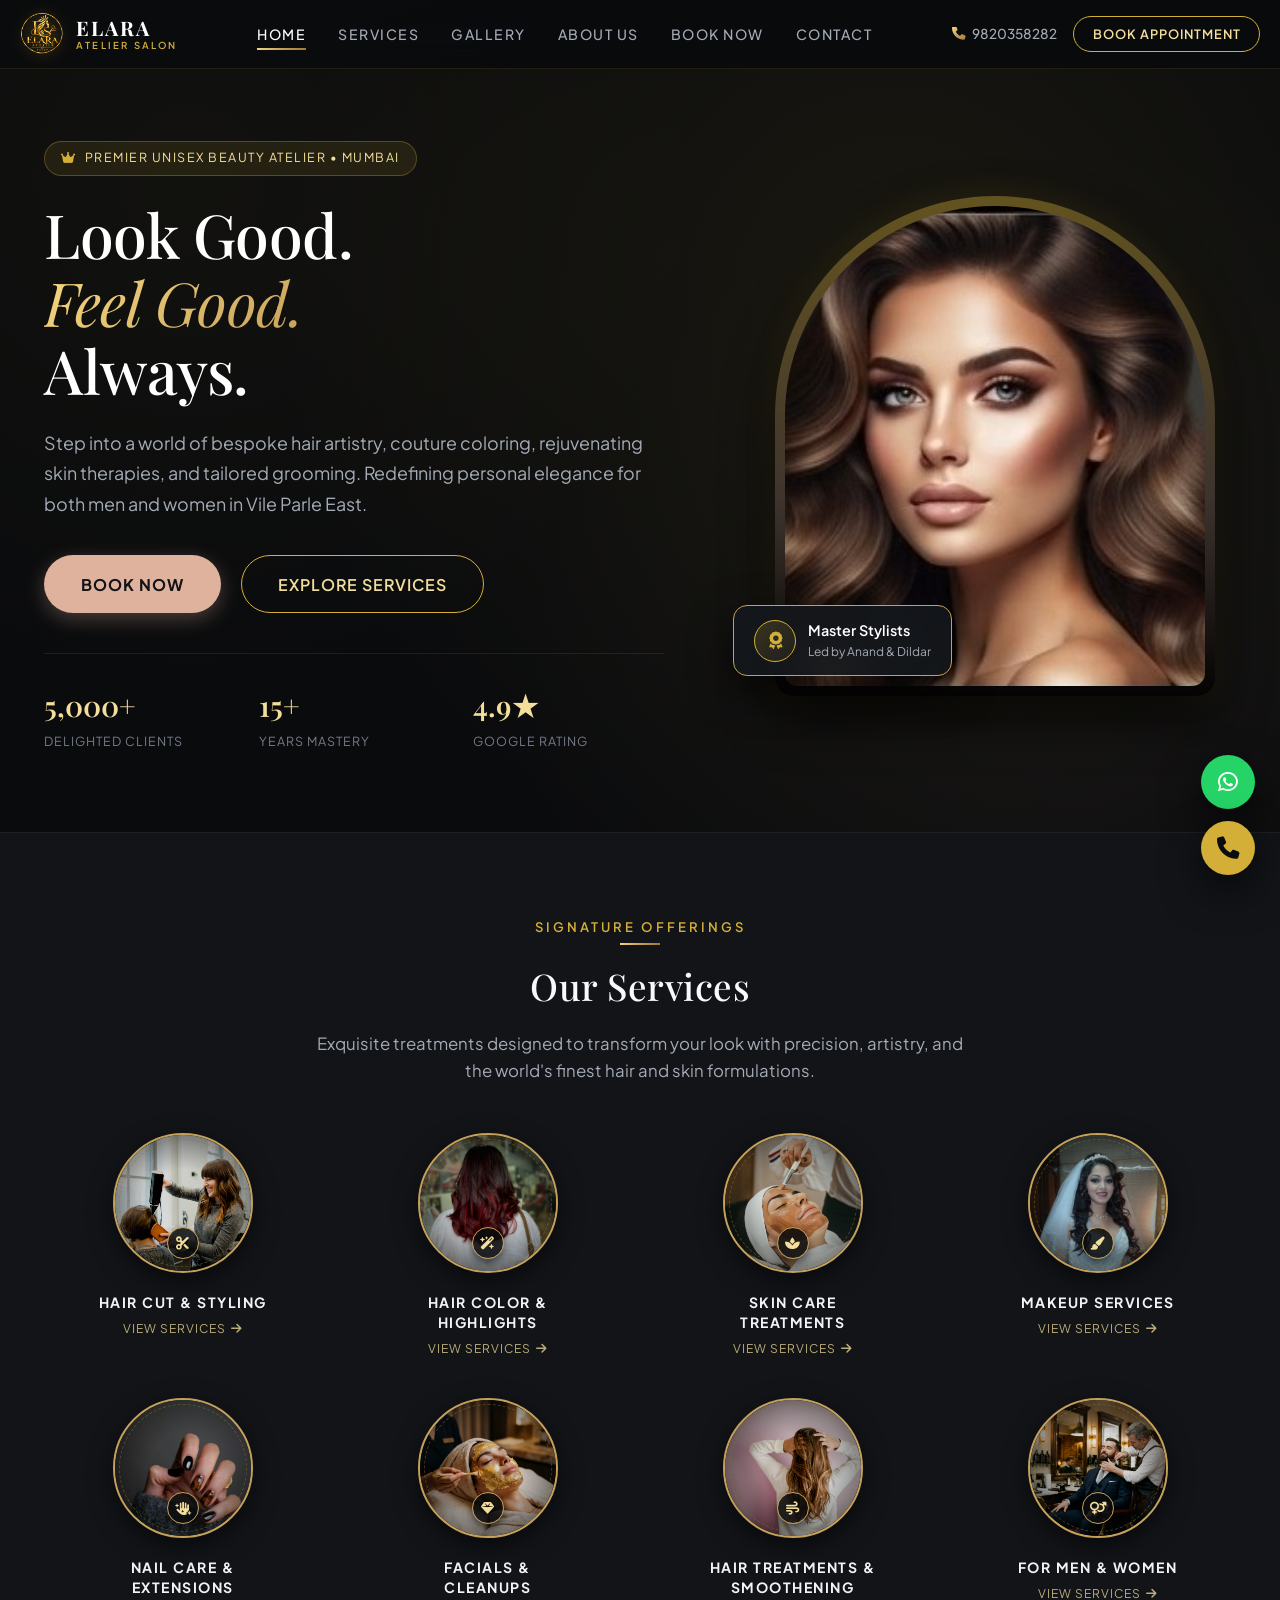
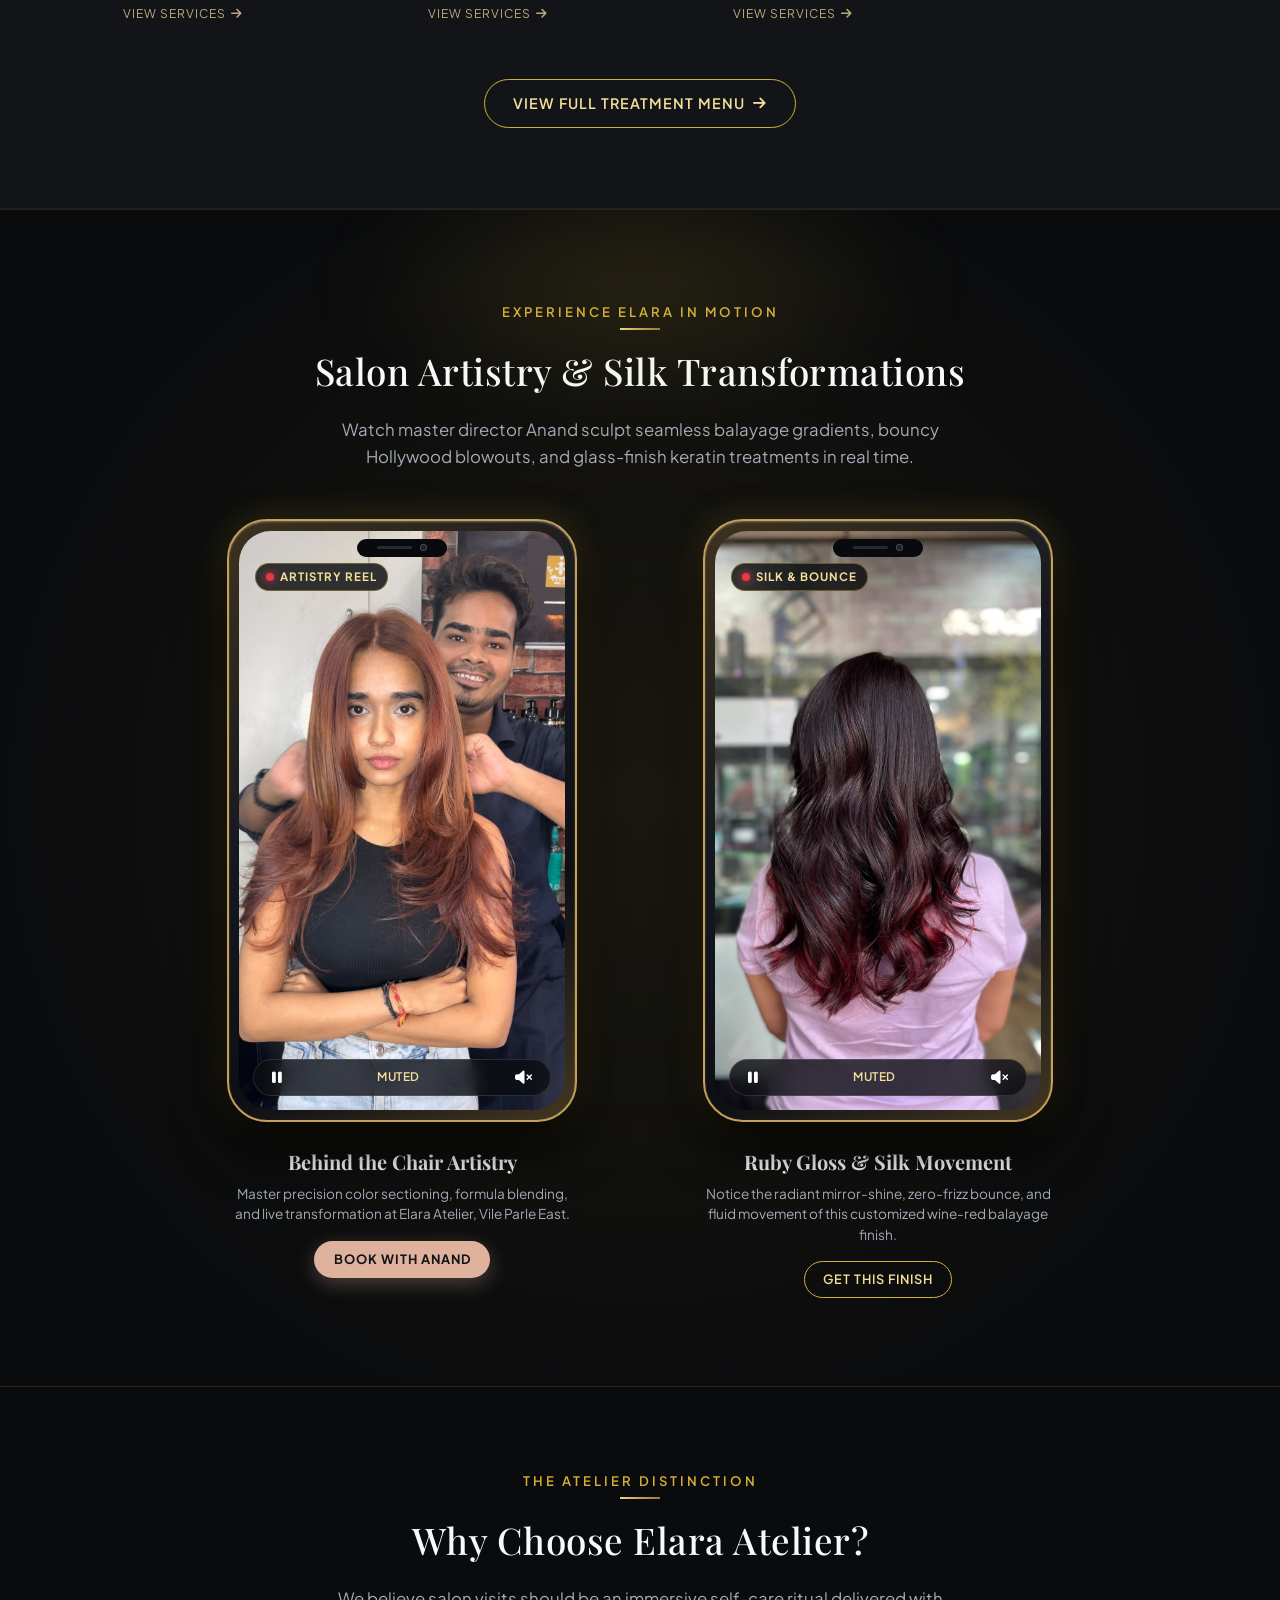
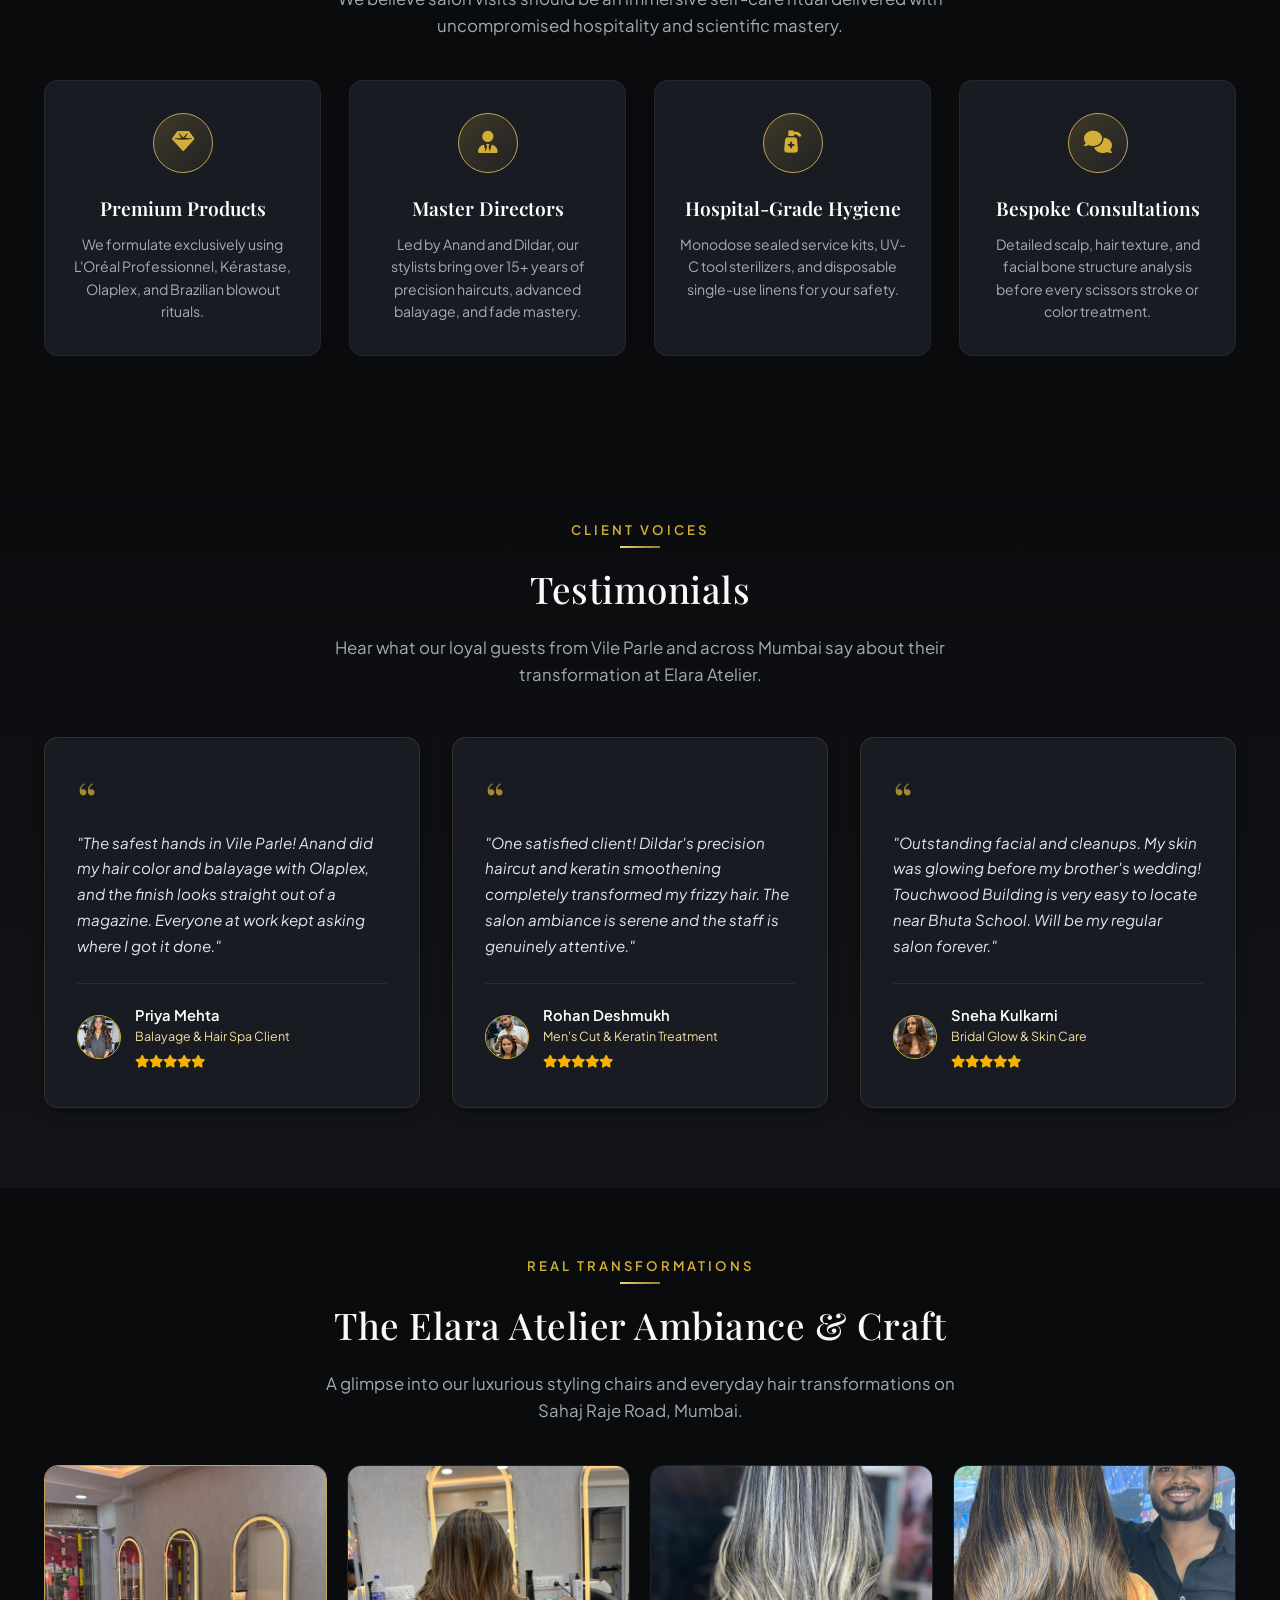
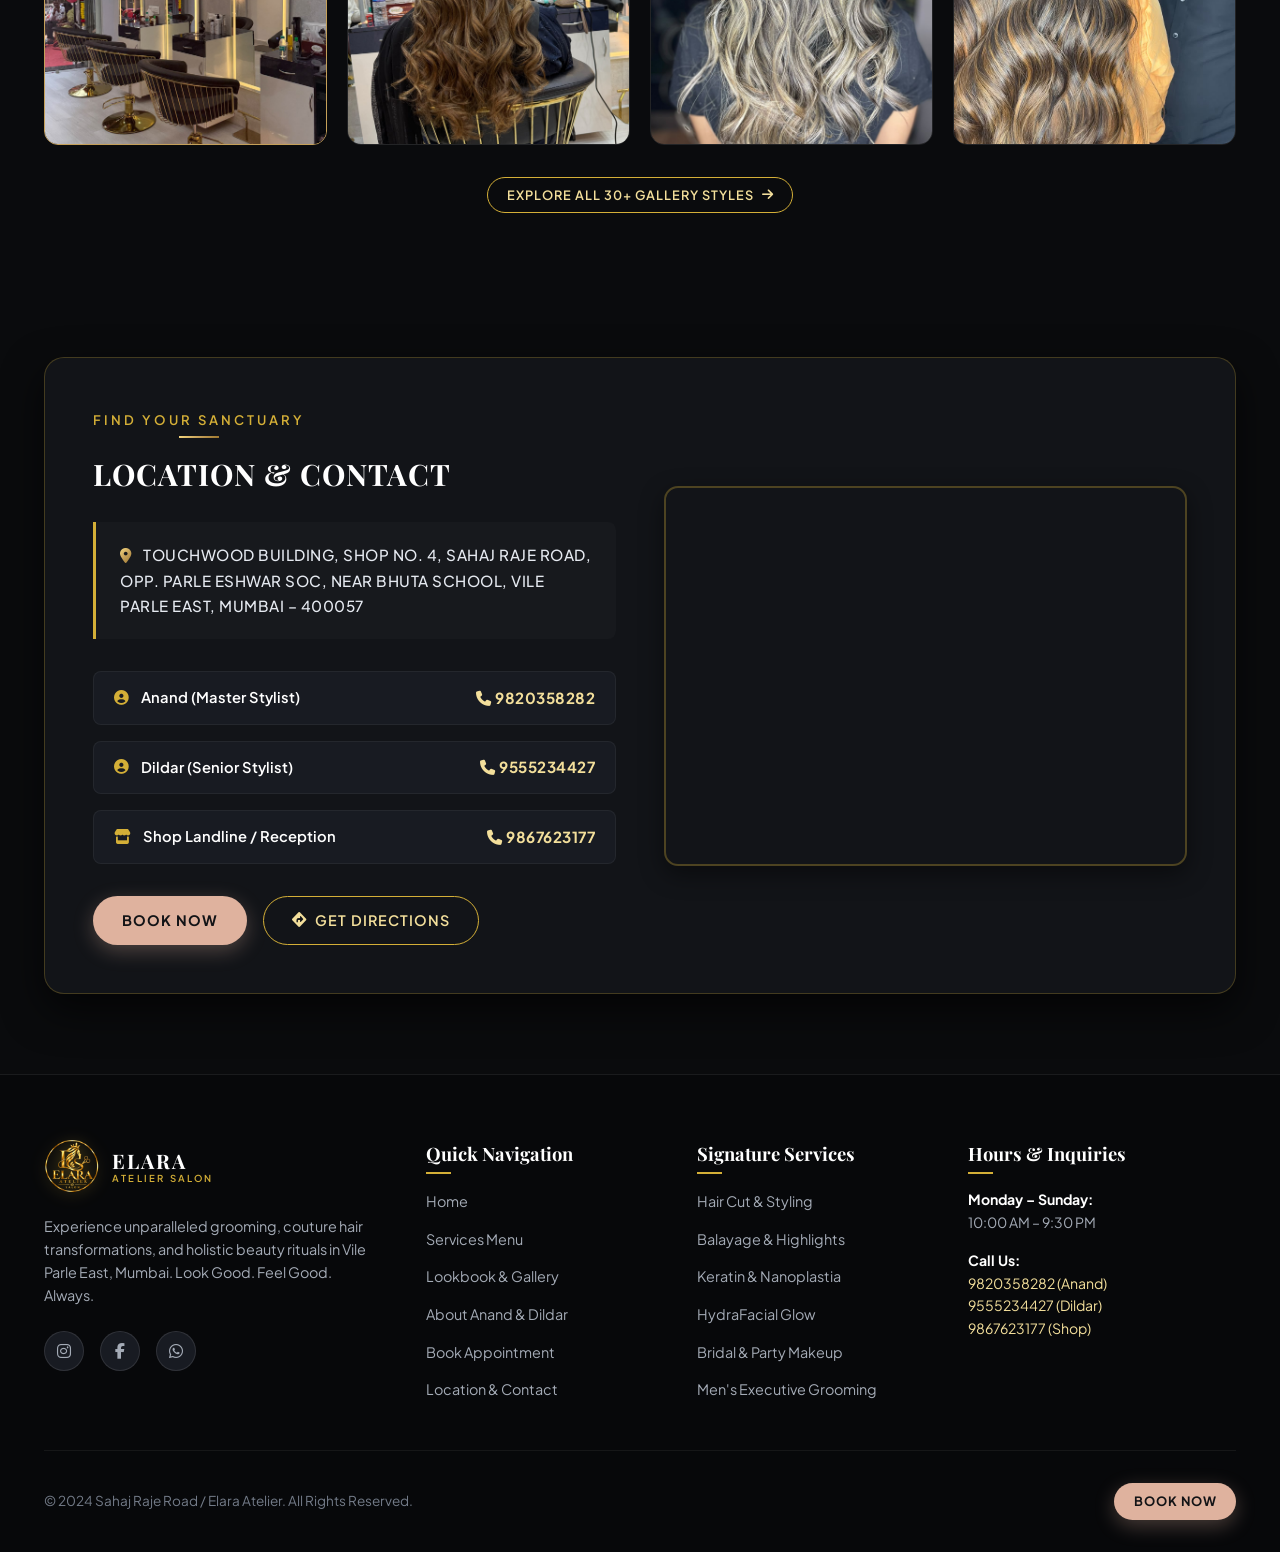
<file: index.html>
<!DOCTYPE html>
<html lang="en">

<head>
  <meta charset="UTF-8">
  <meta name="viewport" content="width=device-width, initial-scale=1.0">
  <title>Elara Atelier | Luxury Unisex Salon | Vile Parle East, Mumbai</title>
  <meta name="description"
    content="Look Good. Feel Good. Always. Elara Atelier is Mumbai's premier luxury unisex salon in Vile Parle East offering couture haircuts, hair color, balayage, keratin, bridal makeup and skincare.">

  <!-- Google Fonts -->
  <link rel="preconnect" href="https://fonts.googleapis.com">
  <link rel="preconnect" href="https://fonts.gstatic.com" crossorigin>
  <link
    href="https://fonts.googleapis.com/css2?family=Playfair+Display:ital,wght@0,400..900;1,400..900&family=Plus+Jakarta+Sans:wght@300;400;500;600;700;800&display=swap"
    rel="stylesheet">

  <!-- Font Awesome -->
  <link rel="stylesheet" href="https://cdnjs.cloudflare.com/ajax/libs/font-awesome/6.5.1/css/all.min.css">

  <!-- Custom CSS -->
  <!-- Favicon -->
  <link rel="icon" type="image/png" href="assets/images/favicon.png">
  <link rel="apple-touch-icon" href="assets/images/elara-logo.png">
  <link rel="stylesheet" href="assets/css/style.css?v=3.1">
</head>

<body>

  <!-- Navigation Bar -->
  <header class="site-header">
    <div class="container navbar-inner">
      <a href="index.html" class="brand-logo">
        <img src="assets/images/elara-logo.png" alt="Elara Atelier Salon" class="brand-logo-img" width="56" height="56"
          style="width: 56px; height: 56px; max-width: 56px; max-height: 56px; object-fit: contain; flex-shrink: 0; display: block;">
        <div class="brand-logo-text">
          <span class="brand-name">ELARA</span>
          <span class="brand-subtitle">ATELIER SALON</span>
        </div>
      </a>

      <ul class="nav-links">
        <li><a href="index.html" class="nav-link active">Home</a></li>
        <li><a href="services.html" class="nav-link">Services</a></li>
        <li><a href="gallery.html" class="nav-link">Gallery</a></li>
        <li><a href="about.html" class="nav-link">About Us</a></li>
        <li><a href="booking.html" class="nav-link">Book Now</a></li>
        <li><a href="contact.html" class="nav-link">Contact</a></li>
      </ul>

      <div class="nav-actions">
        <a href="tel:+919820358282" class="nav-phone">
          <i class="fa-solid fa-phone gold-text"></i>
          <span>9820358282</span>
        </a>
        <a href="booking.html" class="btn btn-outline-gold btn-sm">Book Appointment</a>
        <button class="mobile-toggle" aria-label="Toggle Navigation">
          <i class="fa-solid fa-bars"></i>
        </button>
      </div>
    </div>
  </header>

  <!-- Hero Section -->
  <section class="hero-section">
    <div class="container">
      <div class="hero-grid">
        <div class="hero-content">
          <div class="hero-badge">
            <i class="fa-solid fa-crown"></i>
            <span>Premier Unisex Beauty Atelier &bull; Mumbai</span>
          </div>
          <h1 class="hero-title">
            Look Good.<br>
            <span class="gold-highlight">Feel Good.</span>
            Always.
          </h1>
          <p class="hero-lead">
            Step into a world of bespoke hair artistry, couture coloring, rejuvenating skin therapies, and tailored
            grooming. Redefining personal elegance for both men and women in Vile Parle East.
          </p>
          <div class="hero-buttons">
            <a href="booking.html" class="btn btn-blush btn-lg">Book Now</a>
            <a href="services.html" class="btn btn-outline-gold btn-lg">Explore Services</a>
          </div>
          <div class="hero-stats">
            <div class="stat-item">
              <h3>5,000+</h3>
              <p>Delighted Clients</p>
            </div>
            <div class="stat-item">
              <h3>15+</h3>
              <p>Years Mastery</p>
            </div>
            <div class="stat-item">
              <h3>4.9★</h3>
              <p>Google Rating</p>
            </div>
          </div>
        </div>

        <div class="hero-visual">
          <div class="hero-image-wrapper">
            <img src="assets/images/hero-model.jpg" alt="Elara Atelier Hair & Beauty Masterpiece" class="hero-image"
              onerror="this.src='assets/images/hair-styling.jpg'">
          </div>
          <div class="hero-float-card">
            <div class="float-icon">
              <i class="fa-solid fa-award"></i>
            </div>
            <div class="float-text">
              <h4>Master Stylists</h4>
              <p>Led by Anand &amp; Dildar</p>
            </div>
          </div>
        </div>
      </div>
    </div>
  </section>

  <!-- Our Services (Circular Grid Matching Design Mockup) -->
  <section class="services-highlight-section" id="services-highlight">
    <div class="container">
      <div class="text-center">
        <span class="section-tagline">Signature Offerings</span>
        <h2 class="section-title">Our Services</h2>
        <p class="section-subtitle">Exquisite treatments designed to transform your look with precision, artistry, and
          the world's finest hair and skin formulations.</p>
      </div>

      <div class="services-circle-grid">
        <!-- 1. Hair Cut & Styling -->
        <a href="services.html?category=hair-cuts" class="service-circle-card" data-category="hair-cuts">
          <div class="service-icon-ring">
            <img src="assets/images/hair-styling.jpg" alt="Hair Cut & Styling" class="service-circle-img"
              loading="lazy">
            <div class="service-circle-overlay">
              <span class="service-ring-icon"><i class="fa-solid fa-scissors"></i></span>
            </div>
          </div>
          <h3 class="service-circle-title">Hair Cut &amp; Styling</h3>
          <span class="service-circle-cta">View Services <i class="fa-solid fa-arrow-right"></i></span>
        </a>

        <!-- 2. Hair Color & Highlights (Cover updated with uploaded client photo) -->
        <a href="services.html?category=hair-color" class="service-circle-card" data-category="hair-color">
          <div class="service-icon-ring">
            <img src="assets/images/elara-burgundy-red-highlights-cover.jpg" alt="Hair Color & Highlights"
              class="service-circle-img" loading="lazy">
            <div class="service-circle-overlay">
              <span class="service-ring-icon"><i class="fa-solid fa-wand-magic-sparkles"></i></span>
            </div>
          </div>
          <h3 class="service-circle-title">Hair Color &amp; Highlights</h3>
          <span class="service-circle-cta">View Services <i class="fa-solid fa-arrow-right"></i></span>
        </a>

        <!-- 3. Skin Care Treatments -->
        <a href="services.html?category=skin-care" class="service-circle-card" data-category="skin-care">
          <div class="service-icon-ring">
            <img src="assets/images/facial-treatment.jpg" alt="Skin Care Treatments" class="service-circle-img"
              loading="lazy">
            <div class="service-circle-overlay">
              <span class="service-ring-icon"><i class="fa-solid fa-spa"></i></span>
            </div>
          </div>
          <h3 class="service-circle-title">Skin Care Treatments</h3>
          <span class="service-circle-cta">View Services <i class="fa-solid fa-arrow-right"></i></span>
        </a>

        <!-- 4. Makeup Services (Cover updated with uploaded real bride photo) -->
        <a href="services.html?category=makeup" class="service-circle-card" data-category="makeup">
          <div class="service-icon-ring">
            <img src="assets/images/elara-real-bride-makeup-cover.jpg" alt="Makeup Services" class="service-circle-img"
              loading="lazy">
            <div class="service-circle-overlay">
              <span class="service-ring-icon"><i class="fa-solid fa-paintbrush"></i></span>
            </div>
          </div>
          <h3 class="service-circle-title">Makeup Services</h3>
          <span class="service-circle-cta">View Services <i class="fa-solid fa-arrow-right"></i></span>
        </a>

        <!-- 5. Nail Care & Extensions -->
        <a href="services.html?category=nails" class="service-circle-card" data-category="nails">
          <div class="service-icon-ring">
            <img src="assets/images/nail-art.jpg" alt="Nail Care & Extensions" class="service-circle-img"
              loading="lazy">
            <div class="service-circle-overlay">
              <span class="service-ring-icon"><i class="fa-solid fa-hand-sparkles"></i></span>
            </div>
          </div>
          <h3 class="service-circle-title">Nail Care &amp; Extensions</h3>
          <span class="service-circle-cta">View Services <i class="fa-solid fa-arrow-right"></i></span>
        </a>

        <!-- 6. Facials & Cleanups -->
        <a href="services.html?category=facials" class="service-circle-card" data-category="facials">
          <div class="service-icon-ring">
            <img src="assets/images/gold-facial-treatment.jpg" alt="Facials & Cleanups" class="service-circle-img"
              loading="lazy">
            <div class="service-circle-overlay">
              <span class="service-ring-icon"><i class="fa-solid fa-gem"></i></span>
            </div>
          </div>
          <h3 class="service-circle-title">Facials &amp; Cleanups</h3>
          <span class="service-circle-cta">View Services <i class="fa-solid fa-arrow-right"></i></span>
        </a>

        <!-- 7. Hair Treatments & Smoothening -->
        <a href="services.html?category=treatments" class="service-circle-card" data-category="treatments">
          <div class="service-icon-ring">
            <img src="assets/images/keratin-treatment.jpg" alt="Hair Treatments & Smoothening"
              class="service-circle-img" loading="lazy">
            <div class="service-circle-overlay">
              <span class="service-ring-icon"><i class="fa-solid fa-wind"></i></span>
            </div>
          </div>
          <h3 class="service-circle-title">Hair Treatments &amp; Smoothening</h3>
          <span class="service-circle-cta">View Services <i class="fa-solid fa-arrow-right"></i></span>
        </a>

        <!-- 8. For Men & Women -->
        <a href="services.html?category=men" class="service-circle-card" data-category="men">
          <div class="service-icon-ring">
            <img src="assets/images/men-luxury-grooming.jpg" alt="For Men & Women" class="service-circle-img"
              loading="lazy">
            <div class="service-circle-overlay">
              <span class="service-ring-icon"><i class="fa-solid fa-venus-mars"></i></span>
            </div>
          </div>
          <h3 class="service-circle-title">For Men &amp; Women</h3>
          <span class="service-circle-cta">View Services <i class="fa-solid fa-arrow-right"></i></span>
        </a>
      </div>

      <div class="text-center" style="margin-top: 3.5rem;">
        <a href="services.html" class="btn btn-outline-gold">View Full Treatment Menu <i
            class="fa-solid fa-arrow-right"></i></a>
      </div>
    </div>
  </section>

  <!-- Video Showcase Section (Artistry in Motion) -->
  <section class="video-showcase-section" id="salon-video">
    <div class="container">
      <div class="text-center">
        <span class="section-tagline">Experience Elara In Motion</span>
        <h2 class="section-title">Salon Artistry &amp; Silk Transformations</h2>
        <p class="section-subtitle">
          Watch master director Anand sculpt seamless balayage gradients, bouncy Hollywood blowouts, and glass-finish
          keratin treatments in real time.
        </p>
      </div>

      <div class="video-dual-grid">
        <!-- Video Card 1: Salon Artistry Reel -->
        <div class="luxury-video-card">
          <div class="luxury-video-frame">
            <div class="luxury-frame-notch">
              <span class="notch-speaker"></span>
              <span class="notch-camera"></span>
            </div>

            <div class="video-screen-container">
              <span class="video-live-badge">
                <span class="live-pulse-dot"></span>
                <span>Artistry Reel</span>
              </span>

              <video class="reel-video" autoplay muted loop playsinline preload="auto"
                poster="assets/images/elara-copper-auburn-ginger-blowout.jpg">
                <source src="assets/video/elara-salon-artistry-reel.mp4" type="video/mp4">
                Your browser does not support HTML5 video.
              </video>

              <div class="video-controls-overlay">
                <button class="video-ctrl-btn btn-play-toggle" aria-label="Play/Pause">
                  <i class="fa-solid fa-pause"></i>
                </button>
                <span class="video-sound-status">MUTED</span>
                <button class="video-ctrl-btn btn-sound-toggle" aria-label="Toggle Sound">
                  <i class="fa-solid fa-volume-xmark"></i>
                </button>
              </div>
            </div>
          </div>

          <div class="video-caption-box">
            <h3 class="video-caption-title">Behind the Chair Artistry</h3>
            <p class="video-caption-desc">Master precision color sectioning, formula blending, and live transformation
              at Elara Atelier, Vile Parle East.</p>
            <a href="booking.html?stylist=Anand" class="btn btn-blush btn-sm">Book with Anand</a>
          </div>
        </div>

        <!-- Video Card 2: Ruby Silk Blowout Reel -->
        <div class="luxury-video-card">
          <div class="luxury-video-frame">
            <div class="luxury-frame-notch">
              <span class="notch-speaker"></span>
              <span class="notch-camera"></span>
            </div>

            <div class="video-screen-container">
              <span class="video-live-badge">
                <span class="live-pulse-dot"></span>
                <span>Silk &amp; Bounce</span>
              </span>

              <video class="reel-video" autoplay muted loop playsinline preload="auto"
                poster="assets/images/elara-ruby-red-ombre-curls.jpg">
                <source src="assets/video/elara-ruby-silk-blowout-reel.mp4" type="video/mp4">
                Your browser does not support HTML5 video.
              </video>

              <div class="video-controls-overlay">
                <button class="video-ctrl-btn btn-play-toggle" aria-label="Play/Pause">
                  <i class="fa-solid fa-pause"></i>
                </button>
                <span class="video-sound-status">MUTED</span>
                <button class="video-ctrl-btn btn-sound-toggle" aria-label="Toggle Sound">
                  <i class="fa-solid fa-volume-xmark"></i>
                </button>
              </div>
            </div>
          </div>

          <div class="video-caption-box">
            <h3 class="video-caption-title">Ruby Gloss &amp; Silk Movement</h3>
            <p class="video-caption-desc">Notice the radiant mirror-shine, zero-frizz bounce, and fluid movement of this
              customized wine-red balayage finish.</p>
            <a href="booking.html?service=French+Balayage" class="btn btn-outline-gold btn-sm">Get This Finish</a>
          </div>
        </div>
      </div>
    </div>
  </section>

  <!-- Why Choose Us / Luxury Experience -->
  <section class="features-section">
    <div class="container">
      <div class="text-center">
        <span class="section-tagline">The Atelier Distinction</span>
        <h2 class="section-title">Why Choose Elara Atelier?</h2>
        <p class="section-subtitle">We believe salon visits should be an immersive self-care ritual delivered with
          uncompromised hospitality and scientific mastery.</p>
      </div>

      <div class="features-grid">
        <div class="feature-box">
          <div class="feature-icon-wrapper">
            <i class="fa-solid fa-gem"></i>
          </div>
          <h3 class="feature-title">Premium Products</h3>
          <p class="feature-desc">We formulate exclusively using L'Oréal Professionnel, Kérastase, Olaplex, and
            Brazilian blowout rituals.</p>
        </div>

        <div class="feature-box">
          <div class="feature-icon-wrapper">
            <i class="fa-solid fa-user-tie"></i>
          </div>
          <h3 class="feature-title">Master Directors</h3>
          <p class="feature-desc">Led by Anand and Dildar, our stylists bring over 15+ years of precision haircuts,
            advanced balayage, and fade mastery.</p>
        </div>

        <div class="feature-box">
          <div class="feature-icon-wrapper">
            <i class="fa-solid fa-pump-medical"></i>
          </div>
          <h3 class="feature-title">Hospital-Grade Hygiene</h3>
          <p class="feature-desc">Monodose sealed service kits, UV-C tool sterilizers, and disposable single-use linens
            for your safety.</p>
        </div>

        <div class="feature-box">
          <div class="feature-icon-wrapper">
            <i class="fa-solid fa-comments"></i>
          </div>
          <h3 class="feature-title">Bespoke Consultations</h3>
          <p class="feature-desc">Detailed scalp, hair texture, and facial bone structure analysis before every scissors
            stroke or color treatment.</p>
        </div>
      </div>
    </div>
  </section>

  <!-- Testimonials Section (From Flyer) -->
  <section class="testimonials-section">
    <div class="container">
      <div class="text-center">
        <span class="section-tagline">Client Voices</span>
        <h2 class="section-title">Testimonials</h2>
        <p class="section-subtitle">Hear what our loyal guests from Vile Parle and across Mumbai say about their
          transformation at Elara Atelier.</p>
      </div>

      <div class="testimonial-grid">
        <div class="testimonial-card">
          <div>
            <div class="quote-icon">&ldquo;</div>
            <p class="testimonial-text">
              "The safest hands in Vile Parle! Anand did my hair color and balayage with Olaplex, and the finish looks
              straight out of a magazine. Everyone at work kept asking where I got it done."
            </p>
          </div>
          <div class="testimonial-author">
            <img src="assets/images/elara-honey-caramel-waves-portrait.jpg" alt="Priya Mehta" class="author-avatar">
            <div class="author-info">
              <h4>Priya Mehta</h4>
              <p>Balayage &amp; Hair Spa Client</p>
              <div class="rating-stars">
                <i class="fa-solid fa-star"></i><i class="fa-solid fa-star"></i><i class="fa-solid fa-star"></i><i
                  class="fa-solid fa-star"></i><i class="fa-solid fa-star"></i>
              </div>
            </div>
          </div>
        </div>

        <div class="testimonial-card">
          <div>
            <div class="quote-icon">&ldquo;</div>
            <p class="testimonial-text">
              "One satisfied client! Dildar's precision haircut and keratin smoothening completely transformed my frizzy
              hair. The salon ambiance is serene and the staff is genuinely attentive."
            </p>
          </div>
          <div class="testimonial-author">
            <img src="assets/images/elara-stylist-with-sleek-hair-client.jpg" alt="Rohan Deshmukh"
              class="author-avatar">
            <div class="author-info">
              <h4>Rohan Deshmukh</h4>
              <p>Men's Cut &amp; Keratin Treatment</p>
              <div class="rating-stars">
                <i class="fa-solid fa-star"></i><i class="fa-solid fa-star"></i><i class="fa-solid fa-star"></i><i
                  class="fa-solid fa-star"></i><i class="fa-solid fa-star"></i>
              </div>
            </div>
          </div>
        </div>

        <div class="testimonial-card">
          <div>
            <div class="quote-icon">&ldquo;</div>
            <p class="testimonial-text">
              "Outstanding facial and cleanups. My skin was glowing before my brother's wedding! Touchwood Building is
              very easy to locate near Bhuta School. Will be my regular salon forever."
            </p>
          </div>
          <div class="testimonial-author">
            <img src="assets/images/elara-chestnut-curtain-bangs-blowout.jpg" alt="Sneha Kulkarni"
              class="author-avatar">
            <div class="author-info">
              <h4>Sneha Kulkarni</h4>
              <p>Bridal Glow &amp; Skin Care</p>
              <div class="rating-stars">
                <i class="fa-solid fa-star"></i><i class="fa-solid fa-star"></i><i class="fa-solid fa-star"></i><i
                  class="fa-solid fa-star"></i><i class="fa-solid fa-star"></i>
              </div>
            </div>
          </div>
        </div>
      </div>
    </div>
  </section>

  <!-- Real Atelier Lookbook & Ambiance Showcase -->
  <section class="container" style="padding: 4rem 1.5rem;">
    <div class="text-center">
      <span class="section-tagline">Real Transformations</span>
      <h2 class="section-title">The Elara Atelier Ambiance &amp; Craft</h2>
      <p class="section-subtitle">A glimpse into our luxurious styling chairs and everyday hair transformations on Sahaj
        Raje Road, Mumbai.</p>
    </div>

    <div style="display: grid; grid-template-columns: repeat(4, 1fr); gap: 1.25rem; margin-top: 2rem;">
      <div
        style="border-radius: var(--radius-md); overflow: hidden; border: 1px solid var(--border-gold); height: 280px;">
        <img src="assets/images/elara-salon-interior-gold-chairs.jpg" alt="Elara Atelier Salon Interior"
          style="width: 100%; height: 100%; object-fit: cover; transition: var(--transition);"
          onmouseover="this.style.transform='scale(1.05)'" onmouseout="this.style.transform='scale(1)'">
      </div>
      <div
        style="border-radius: var(--radius-md); overflow: hidden; border: 1px solid rgba(255,255,255,0.1); height: 280px;">
        <img src="assets/images/elara-honey-balayage-gold-chair.jpg" alt="Honey Balayage Waves"
          style="width: 100%; height: 100%; object-fit: cover; transition: var(--transition);"
          onmouseover="this.style.transform='scale(1.05)'" onmouseout="this.style.transform='scale(1)'">
      </div>
      <div
        style="border-radius: var(--radius-md); overflow: hidden; border: 1px solid rgba(255,255,255,0.1); height: 280px;">
        <img src="assets/images/elara-platinum-silver-ash-balayage.jpg" alt="Platinum Ash Balayage"
          style="width: 100%; height: 100%; object-fit: cover; transition: var(--transition);"
          onmouseover="this.style.transform='scale(1.05)'" onmouseout="this.style.transform='scale(1)'">
      </div>
      <div
        style="border-radius: var(--radius-md); overflow: hidden; border: 1px solid rgba(255,255,255,0.1); height: 280px;">
        <img src="assets/images/elara-waist-length-golden-balayage.jpg" alt="Golden Balayage Masterpiece"
          style="width: 100%; height: 100%; object-fit: cover; transition: var(--transition);"
          onmouseover="this.style.transform='scale(1.05)'" onmouseout="this.style.transform='scale(1)'">
      </div>
    </div>

    <div class="text-center" style="margin-top: 2rem;">
      <a href="gallery.html" class="btn btn-outline-gold btn-sm">Explore All 30+ Gallery Styles <i
          class="fa-solid fa-arrow-right"></i></a>
    </div>
  </section>

  <!-- Location & Contact Section (Matching Flyer Details) -->
  <section class="location-section" id="location-section">
    <div class="container">
      <div class="location-card-container">
        <div class="location-grid">
          <div class="location-info">
            <span class="section-tagline" style="text-align: left; margin-left: 0;">Find Your Sanctuary</span>
            <h3>Location &amp; Contact</h3>

            <div class="address-box">
              <p>
                <i class="fa-solid fa-location-dot gold-text" style="margin-right: 8px;"></i>
                Touchwood Building, Shop No. 4, Sahaj Raje Road, Opp. Parle Eshwar Soc, Near Bhuta School, Vile Parle
                East, Mumbai &ndash; 400057
              </p>
            </div>

            <div class="contact-direct-list">
              <div class="contact-direct-item">
                <div class="contact-name">
                  <i class="fa-solid fa-user-circle"></i>
                  <span>Anand (Master Stylist)</span>
                </div>
                <a href="tel:9820358282" class="contact-phone-link">
                  <i class="fa-solid fa-phone"></i> 9820358282
                </a>
              </div>

              <div class="contact-direct-item">
                <div class="contact-name">
                  <i class="fa-solid fa-user-circle"></i>
                  <span>Dildar (Senior Stylist)</span>
                </div>
                <a href="tel:9555234427" class="contact-phone-link">
                  <i class="fa-solid fa-phone"></i> 9555234427
                </a>
              </div>

              <div class="contact-direct-item">
                <div class="contact-name">
                  <i class="fa-solid fa-store"></i>
                  <span>Shop Landline / Reception</span>
                </div>
                <a href="tel:9867623177" class="contact-phone-link">
                  <i class="fa-solid fa-phone"></i> 9867623177
                </a>
              </div>
            </div>

            <div style="display: flex; gap: 1rem; flex-wrap: wrap;">
              <a href="booking.html" class="btn btn-blush">Book Now</a>
              <a href="https://maps.google.com/maps?q=Touchwood+Building+Sahaj+Raje+Road+Vile+Parle+East+Mumbai+400057"
                target="_blank" rel="noopener" class="btn btn-outline-gold">
                <i class="fa-solid fa-diamond-turn-right"></i> Get Directions
              </a>
            </div>
          </div>

          <div class="map-frame-wrapper">
            <iframe
              src="https://maps.google.com/maps?q=Touchwood+Building+Sahaj+Raje+Road+Vile+Parle+East+Mumbai+400057&t=&z=16&ie=UTF8&iwloc=&output=embed"
              allowfullscreen="" loading="lazy" referrerpolicy="no-referrer-when-downgrade"
              title="Elara Atelier Vile Parle East Location">
            </iframe>
          </div>
        </div>
      </div>
    </div>
  </section>

  <!-- Site Footer -->
  <footer class="site-footer">
    <div class="container">
      <div class="footer-top-grid">
        <div class="footer-col">
          <div class="brand-logo brand-logo-footer" style="margin-bottom: 1.25rem;">
            <img src="assets/images/elara-logo.png" alt="Elara Atelier Salon" class="brand-logo-img" width="56"
              height="56"
              style="width: 56px; height: 56px; max-width: 56px; max-height: 56px; object-fit: contain; flex-shrink: 0; display: block;">
            <div class="brand-logo-text">
              <span class="brand-name">ELARA</span>
              <span class="brand-subtitle">ATELIER SALON</span>
            </div>
          </div>
          <p style="color: var(--text-muted); font-size: 0.9rem; line-height: 1.6; margin-bottom: 1.5rem;">
            Experience unparalleled grooming, couture hair transformations, and holistic beauty rituals in Vile Parle
            East, Mumbai. Look Good. Feel Good. Always.
          </p>
          <div class="footer-social-links">
            <a href="https://instagram.com" target="_blank" rel="noopener" class="social-circle-btn"
              aria-label="Instagram">
              <i class="fa-brands fa-instagram"></i>
            </a>
            <a href="https://facebook.com" target="_blank" rel="noopener" class="social-circle-btn"
              aria-label="Facebook">
              <i class="fa-brands fa-facebook-f"></i>
            </a>
            <a href="https://wa.me/919820358282" target="_blank" rel="noopener" class="social-circle-btn"
              aria-label="WhatsApp">
              <i class="fa-brands fa-whatsapp"></i>
            </a>
          </div>
        </div>

        <div class="footer-col">
          <h4>Quick Navigation</h4>
          <ul class="footer-links">
            <li><a href="index.html">Home</a></li>
            <li><a href="services.html">Services Menu</a></li>
            <li><a href="gallery.html">Lookbook &amp; Gallery</a></li>
            <li><a href="about.html">About Anand &amp; Dildar</a></li>
            <li><a href="booking.html">Book Appointment</a></li>
            <li><a href="contact.html">Location &amp; Contact</a></li>
          </ul>
        </div>

        <div class="footer-col">
          <h4>Signature Services</h4>
          <ul class="footer-links">
            <li><a href="services.html#hair-cuts">Hair Cut &amp; Styling</a></li>
            <li><a href="services.html#hair-color">Balayage &amp; Highlights</a></li>
            <li><a href="services.html#treatments">Keratin &amp; Nanoplastia</a></li>
            <li><a href="services.html#skin-care">HydraFacial Glow</a></li>
            <li><a href="services.html#makeup">Bridal &amp; Party Makeup</a></li>
            <li><a href="services.html#unisex">Men's Executive Grooming</a></li>
          </ul>
        </div>

        <div class="footer-col">
          <h4>Hours &amp; Inquiries</h4>
          <div class="footer-hours-list">
            <p><strong>Monday &ndash; Sunday:</strong><br>10:00 AM &ndash; 9:30 PM</p>
            <p style="margin-top: 0.5rem;">
              <strong>Call Us:</strong><br>
              <a href="tel:9820358282" style="color: var(--gold-light);">9820358282 (Anand)</a><br>
              <a href="tel:9555234427" style="color: var(--gold-light);">9555234427 (Dildar)</a><br>
              <a href="tel:9867623177" style="color: var(--gold-light);">9867623177 (Shop)</a>
            </p>
          </div>
        </div>
      </div>

      <div class="footer-bottom-bar">
        <p class="copyright-text">
          &copy; 2024 Sahaj Raje Road / Elara Atelier. All Rights Reserved.
        </p>
        <div>
          <a href="booking.html" class="btn btn-blush btn-sm">Book Now</a>
        </div>
      </div>
    </div>
  </footer>

  <!-- Floating Quick Actions (WhatsApp & Phone) -->
  <div class="floating-actions">
    <a href="https://wa.me/919820358282?text=Hello%20Elara%20Atelier,%20I%20would%20like%20to%20inquire%20about%20booking%20an%20appointment."
      target="_blank" rel="noopener" class="floating-btn floating-whatsapp" aria-label="Chat on WhatsApp">
      <i class="fa-brands fa-whatsapp"></i>
      <span class="tooltip">Chat on WhatsApp</span>
    </a>
    <a href="tel:9820358282" class="floating-btn floating-call" aria-label="Direct Phone Call">
      <i class="fa-solid fa-phone"></i>
      <span class="tooltip">Call 9820358282</span>
    </a>
  </div>

  <!-- Scripts -->
  <script src="assets/js/main.js"></script>
</body>

</html>
</file>
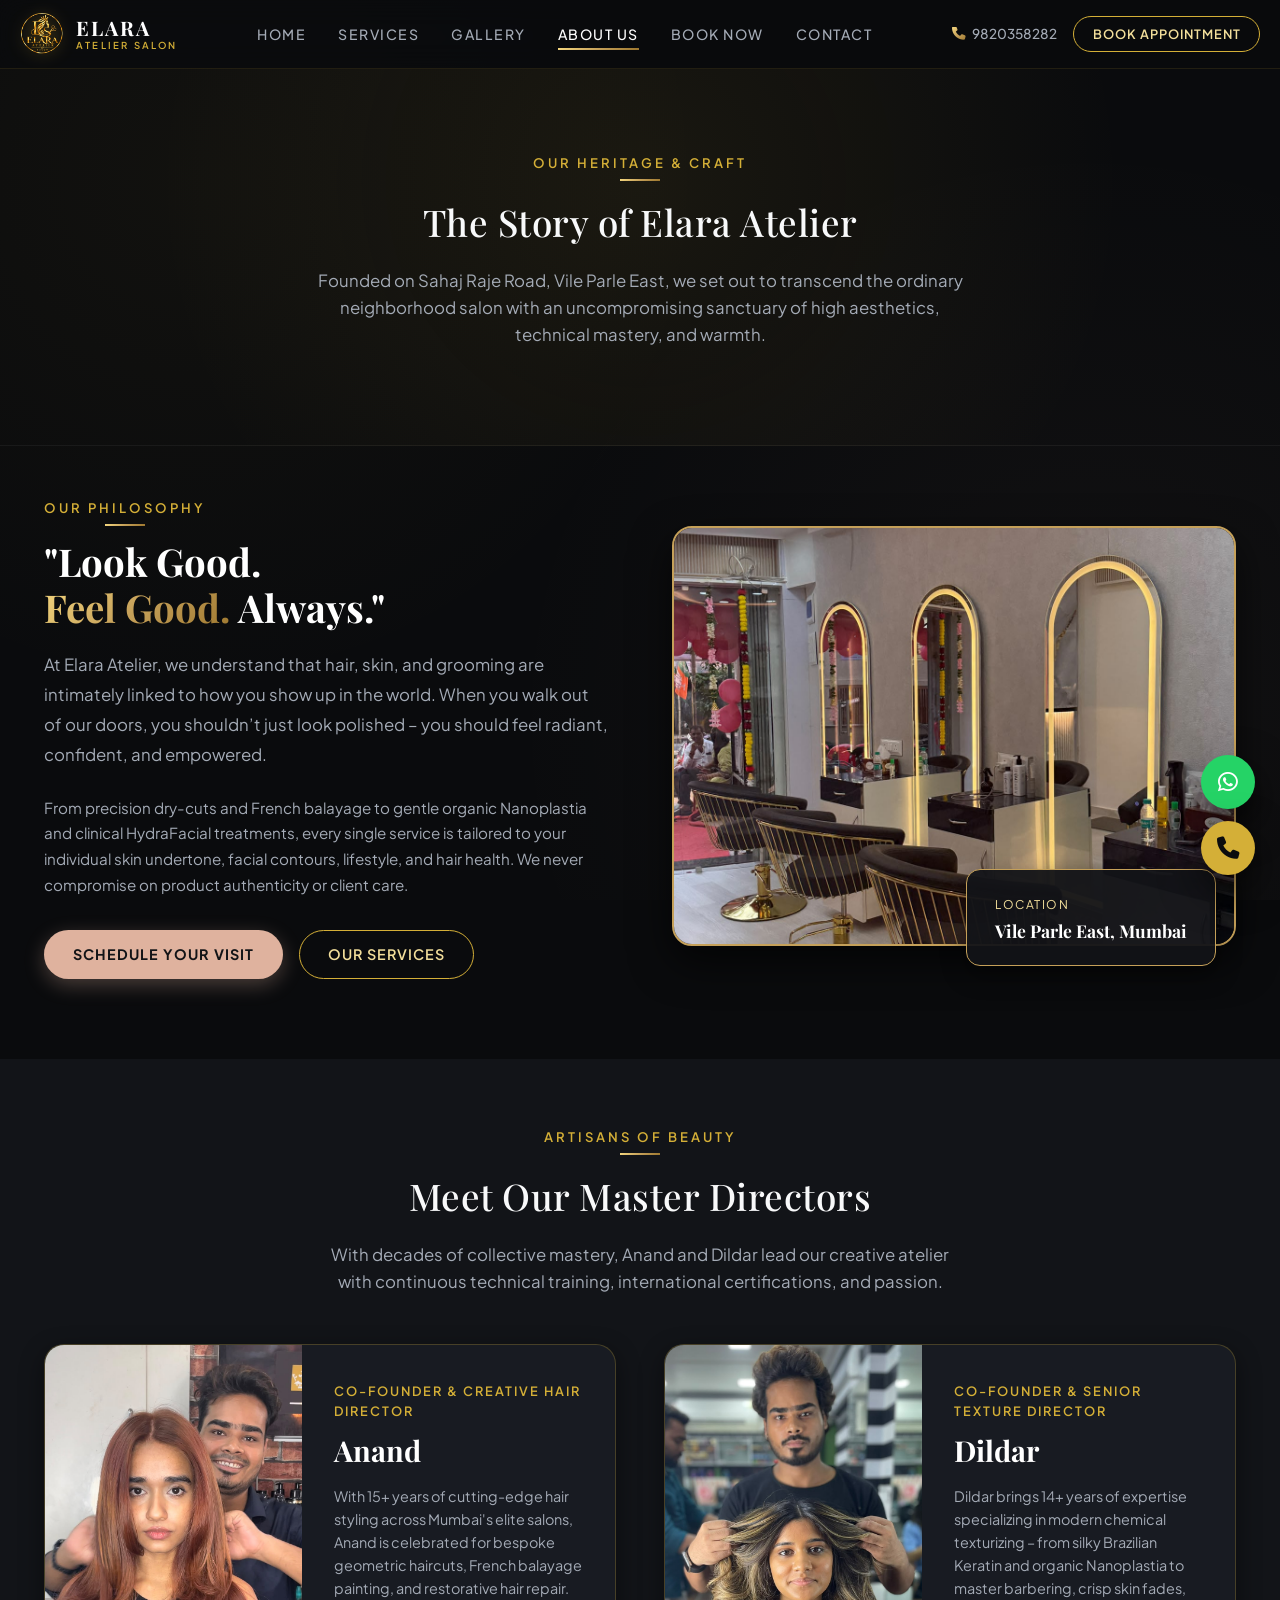
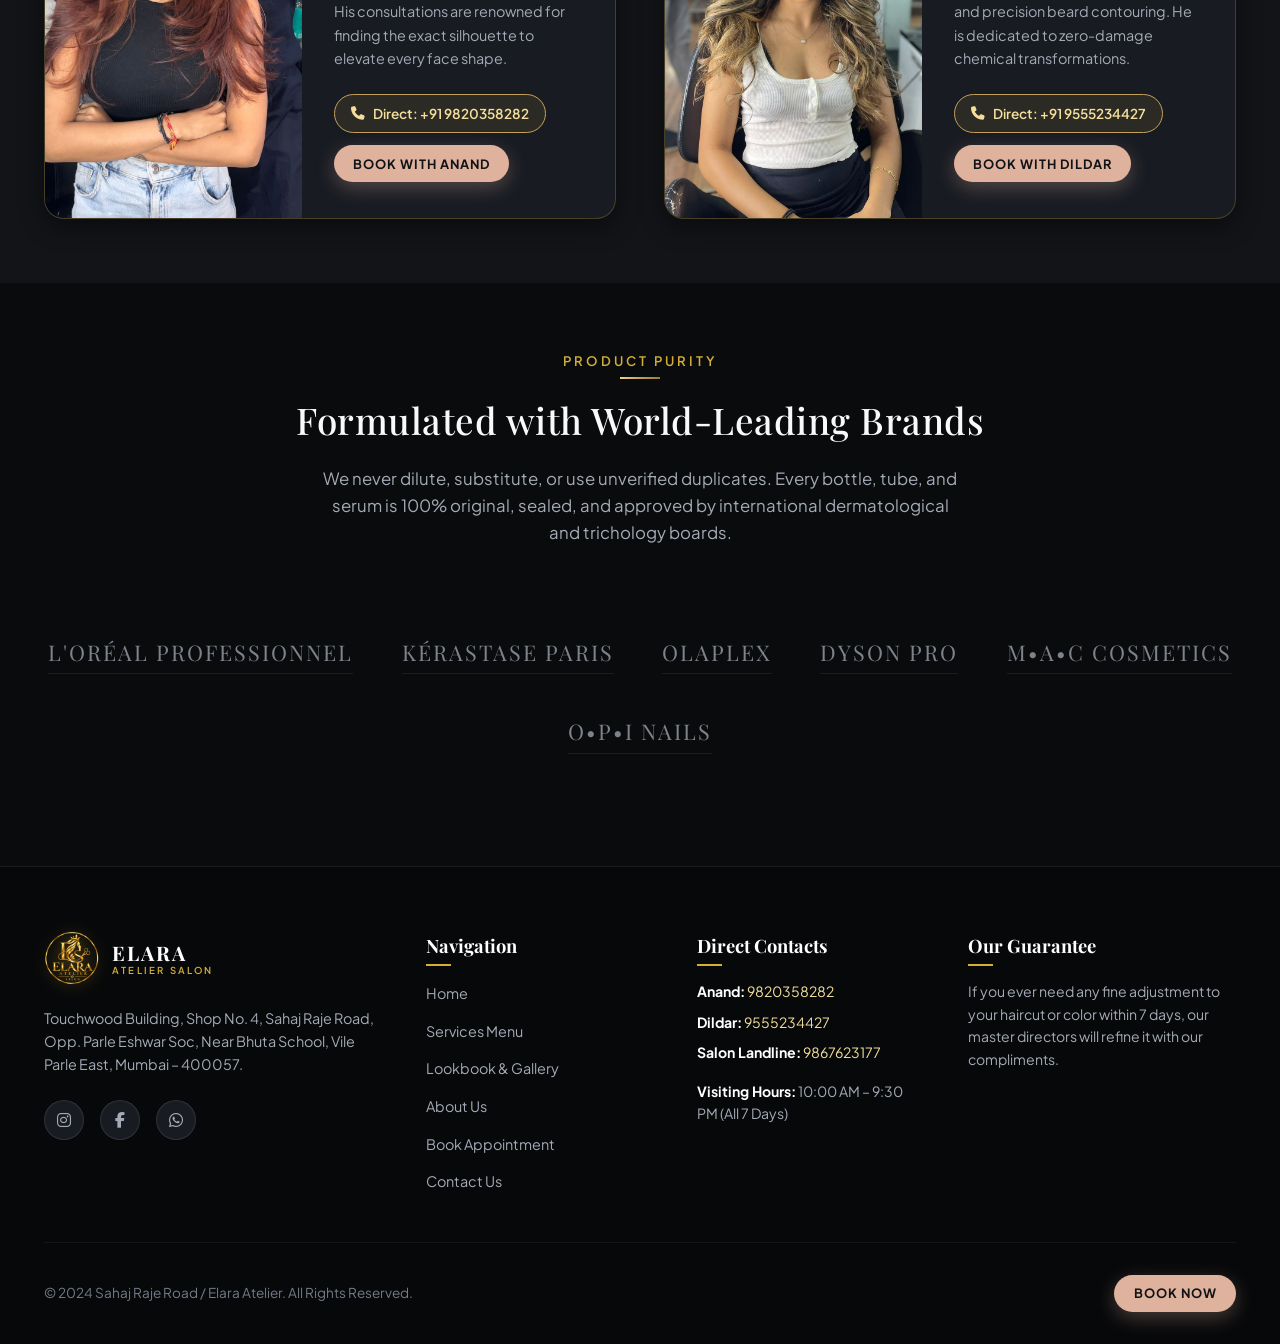
<file: about.html>
<!DOCTYPE html>
<html lang="en">
<head>
  <meta charset="UTF-8">
  <meta name="viewport" content="width=device-width, initial-scale=1.0">
  <title>About Us &amp; Master Stylists | Elara Atelier Unisex Salon Mumbai</title>
  <meta name="description" content="Meet master stylists Anand and Dildar at Elara Atelier in Vile Parle East, Mumbai. Discover our philosophy, artistry, and commitment to luxury unisex grooming.">
  
  <!-- Google Fonts -->
  <link rel="preconnect" href="https://fonts.googleapis.com">
  <link rel="preconnect" href="https://fonts.gstatic.com" crossorigin>
  <link href="https://fonts.googleapis.com/css2?family=Playfair+Display:ital,wght@0,400..900;1,400..900&family=Plus+Jakarta+Sans:wght@300;400;500;600;700;800&display=swap" rel="stylesheet">
  
  <!-- Font Awesome -->
  <link rel="stylesheet" href="https://cdnjs.cloudflare.com/ajax/libs/font-awesome/6.5.1/css/all.min.css">
  
  <!-- Custom CSS -->
    <!-- Favicon -->
  <link rel="icon" type="image/png" href="assets/images/favicon.png">
  <link rel="apple-touch-icon" href="assets/images/elara-logo.png">
  <link rel="stylesheet" href="assets/css/style.css?v=2.2">
</head>
<body>

  <!-- Navigation Bar -->
  <header class="site-header">
    <div class="container navbar-inner">
      <a href="index.html" class="brand-logo">
        <img src="assets/images/elara-logo.png" alt="Elara Atelier Salon" class="brand-logo-img" width="56" height="56" style="width: 56px; height: 56px; max-width: 56px; max-height: 56px; object-fit: contain; flex-shrink: 0; display: block;">
        <div class="brand-logo-text">
          <span class="brand-name">ELARA</span>
          <span class="brand-subtitle">ATELIER SALON</span>
        </div>
      </a>

      <ul class="nav-links">
        <li><a href="index.html" class="nav-link">Home</a></li>
        <li><a href="services.html" class="nav-link">Services</a></li>
        <li><a href="gallery.html" class="nav-link">Gallery</a></li>
        <li><a href="about.html" class="nav-link active">About Us</a></li>
        <li><a href="booking.html" class="nav-link">Book Now</a></li>
        <li><a href="contact.html" class="nav-link">Contact</a></li>
      </ul>

      <div class="nav-actions">
        <a href="tel:+919820358282" class="nav-phone">
          <i class="fa-solid fa-phone gold-text"></i>
          <span>9820358282</span>
        </a>
        <a href="booking.html" class="btn btn-outline-gold btn-sm">Book Appointment</a>
        <button class="mobile-toggle" aria-label="Toggle Navigation">
          <i class="fa-solid fa-bars"></i>
        </button>
      </div>
    </div>
  </header>

  <!-- Page Header -->
  <section class="page-header">
    <div class="container">
      <span class="section-tagline">Our Heritage &amp; Craft</span>
      <h1 class="section-title">The Story of Elara Atelier</h1>
      <p class="section-subtitle">
        Founded on Sahaj Raje Road, Vile Parle East, we set out to transcend the ordinary neighborhood salon with an uncompromising sanctuary of high aesthetics, technical mastery, and warmth.
      </p>
    </div>
  </section>

  <!-- Story & Philosophy Section -->
  <section class="container" style="padding-top: 3rem;">
    <div class="about-hero-grid">
      <div>
        <span class="section-tagline" style="text-align: left; margin-left: 0;">Our Philosophy</span>
        <h2 class="serif" style="font-size: 2.4rem; color: #fff; margin-bottom: 1.25rem; line-height: 1.2;">
          "Look Good.<br><span class="gold-text">Feel Good.</span> Always."
        </h2>
        <p style="color: var(--text-muted); font-size: 1.05rem; line-height: 1.8; margin-bottom: 1.5rem;">
          At Elara Atelier, we understand that hair, skin, and grooming are intimately linked to how you show up in the world. When you walk out of our doors, you shouldn’t just look polished &ndash; you should feel radiant, confident, and empowered.
        </p>
        <p style="color: var(--text-muted); font-size: 0.95rem; line-height: 1.7; margin-bottom: 2rem;">
          From precision dry-cuts and French balayage to gentle organic Nanoplastia and clinical HydraFacial treatments, every single service is tailored to your individual skin undertone, facial contours, lifestyle, and hair health. We never compromise on product authenticity or client care.
        </p>
        <div style="display: flex; gap: 1rem;">
          <a href="booking.html" class="btn btn-blush">Schedule Your Visit</a>
          <a href="services.html" class="btn btn-outline-gold">Our Services</a>
        </div>
      </div>

      <div style="position: relative;">
        <img src="assets/images/elara-salon-interior-gold-chairs.jpg" alt="Elara Atelier Salon Sanctuary" style="border-radius: var(--radius-lg); border: 2px solid var(--border-gold); box-shadow: var(--shadow-lg); width: 100%; height: 420px; object-fit: cover;">
        <div style="position: absolute; bottom: -20px; right: 20px; background: rgba(18, 20, 24, 0.95); border: 1px solid var(--border-gold); padding: 1.25rem 1.75rem; border-radius: var(--radius-md); box-shadow: var(--shadow-md);">
          <span style="font-size: 0.75rem; color: var(--gold-light); text-transform: uppercase; letter-spacing: 1.5px;">Location</span>
          <h4 style="font-size: 1.1rem; color: #fff; font-family: var(--font-serif); margin-top: 2px;">Vile Parle East, Mumbai</h4>
        </div>
      </div>
    </div>
  </section>

  <!-- Master Stylists Section -->
  <section class="stylists-section">
    <div class="container">
      <div class="text-center">
        <span class="section-tagline">Artisans of Beauty</span>
        <h2 class="section-title">Meet Our Master Directors</h2>
        <p class="section-subtitle">
          With decades of collective mastery, Anand and Dildar lead our creative atelier with continuous technical training, international certifications, and passion.
        </p>
      </div>

      <div class="stylists-grid">
        <!-- Anand Card -->
        <div class="stylist-card">
          <img src="assets/images/elara-copper-auburn-ginger-blowout.jpg" alt="Master Stylist Anand" class="stylist-photo">
          <div class="stylist-details">
            <span class="stylist-role">Co-Founder &amp; Creative Hair Director</span>
            <h3 class="stylist-name">Anand</h3>
            <p class="stylist-bio">
              With 15+ years of cutting-edge hair styling across Mumbai's elite salons, Anand is celebrated for bespoke geometric haircuts, French balayage painting, and restorative hair repair. His consultations are renowned for finding the exact silhouette to elevate every face shape.
            </p>
            <div style="display: flex; flex-direction: column; gap: 0.75rem; align-items: flex-start;">
              <a href="tel:9820358282" class="stylist-contact-pill">
                <i class="fa-solid fa-phone"></i> Direct: +91 9820358282
              </a>
              <a href="booking.html?stylist=Anand" class="btn btn-blush btn-sm">Book with Anand</a>
            </div>
          </div>
        </div>

        <!-- Dildar Card -->
        <div class="stylist-card">
          <img src="assets/images/elara-honey-blonde-balayage-client.jpg" alt="Senior Stylist Dildar" class="stylist-photo">
          <div class="stylist-details">
            <span class="stylist-role">Co-Founder &amp; Senior Texture Director</span>
            <h3 class="stylist-name">Dildar</h3>
            <p class="stylist-bio">
              Dildar brings 14+ years of expertise specializing in modern chemical texturizing &ndash; from silky Brazilian Keratin and organic Nanoplastia to master barbering, crisp skin fades, and precision beard contouring. He is dedicated to zero-damage chemical transformations.
            </p>
            <div style="display: flex; flex-direction: column; gap: 0.75rem; align-items: flex-start;">
              <a href="tel:9555234427" class="stylist-contact-pill">
                <i class="fa-solid fa-phone"></i> Direct: +91 9555234427
              </a>
              <a href="booking.html?stylist=Dildar" class="btn btn-blush btn-sm">Book with Dildar</a>
            </div>
          </div>
        </div>
      </div>
    </div>
  </section>

  <!-- Brand Partners & Product Transparency -->
  <section class="container" style="padding: 4rem 1.5rem;">
    <div class="text-center">
      <span class="section-tagline">Product Purity</span>
      <h2 class="section-title">Formulated with World-Leading Brands</h2>
      <p class="section-subtitle">
        We never dilute, substitute, or use unverified duplicates. Every bottle, tube, and serum is 100% original, sealed, and approved by international dermatological and trichology boards.
      </p>
    </div>

    <div class="brands-row">
      <span class="brand-badge">L'OR&Eacute;AL PROFESSIONNEL</span>
      <span class="brand-badge">K&Eacute;RASTASE PARIS</span>
      <span class="brand-badge">OLAPLEX</span>
      <span class="brand-badge">DYSON PRO</span>
      <span class="brand-badge">M&bull;A&bull;C COSMETICS</span>
      <span class="brand-badge">O&bull;P&bull;I NAILS</span>
    </div>
  </section>

  <!-- Site Footer -->
  <footer class="site-footer">
    <div class="container">
      <div class="footer-top-grid">
        <div class="footer-col">
          <div class="brand-logo brand-logo-footer" style="margin-bottom: 1.25rem;">
            <img src="assets/images/elara-logo.png" alt="Elara Atelier Salon" class="brand-logo-img" width="56" height="56" style="width: 56px; height: 56px; max-width: 56px; max-height: 56px; object-fit: contain; flex-shrink: 0; display: block;">
            <div class="brand-logo-text">
              <span class="brand-name">ELARA</span>
              <span class="brand-subtitle">ATELIER SALON</span>
            </div>
          </div>
          <p style="color: var(--text-muted); font-size: 0.9rem; line-height: 1.6; margin-bottom: 1.5rem;">
            Touchwood Building, Shop No. 4, Sahaj Raje Road, Opp. Parle Eshwar Soc, Near Bhuta School, Vile Parle East, Mumbai &ndash; 400057.
          </p>
          <div class="footer-social-links">
            <a href="https://instagram.com" target="_blank" rel="noopener" class="social-circle-btn" aria-label="Instagram"><i class="fa-brands fa-instagram"></i></a>
            <a href="https://facebook.com" target="_blank" rel="noopener" class="social-circle-btn" aria-label="Facebook"><i class="fa-brands fa-facebook-f"></i></a>
            <a href="https://wa.me/919820358282" target="_blank" rel="noopener" class="social-circle-btn" aria-label="WhatsApp"><i class="fa-brands fa-whatsapp"></i></a>
          </div>
        </div>

        <div class="footer-col">
          <h4>Navigation</h4>
          <ul class="footer-links">
            <li><a href="index.html">Home</a></li>
            <li><a href="services.html">Services Menu</a></li>
            <li><a href="gallery.html">Lookbook &amp; Gallery</a></li>
            <li><a href="about.html">About Us</a></li>
            <li><a href="booking.html">Book Appointment</a></li>
            <li><a href="contact.html">Contact Us</a></li>
          </ul>
        </div>

        <div class="footer-col">
          <h4>Direct Contacts</h4>
          <div class="footer-hours-list">
            <p><strong>Anand:</strong> <a href="tel:9820358282" style="color: var(--gold-light);">9820358282</a></p>
            <p><strong>Dildar:</strong> <a href="tel:9555234427" style="color: var(--gold-light);">9555234427</a></p>
            <p><strong>Salon Landline:</strong> <a href="tel:9867623177" style="color: var(--gold-light);">9867623177</a></p>
            <p style="margin-top: 0.5rem;"><strong>Visiting Hours:</strong> 10:00 AM &ndash; 9:30 PM (All 7 Days)</p>
          </div>
        </div>

        <div class="footer-col">
          <h4>Our Guarantee</h4>
          <p style="color: var(--text-muted); font-size: 0.88rem; line-height: 1.6;">
            If you ever need any fine adjustment to your haircut or color within 7 days, our master directors will refine it with our compliments.
          </p>
        </div>
      </div>

      <div class="footer-bottom-bar">
        <p class="copyright-text">&copy; 2024 Sahaj Raje Road / Elara Atelier. All Rights Reserved.</p>
        <a href="booking.html" class="btn btn-blush btn-sm">Book Now</a>
      </div>
    </div>
  </footer>

  <!-- Floating Quick Actions -->
  <div class="floating-actions">
    <a href="https://wa.me/919820358282?text=Hello%20Elara%20Atelier,%20I%20would%20like%20to%20book%20a%20consultation." target="_blank" rel="noopener" class="floating-btn floating-whatsapp" aria-label="Chat on WhatsApp">
      <i class="fa-brands fa-whatsapp"></i>
      <span class="tooltip">Chat on WhatsApp</span>
    </a>
    <a href="tel:9820358282" class="floating-btn floating-call" aria-label="Call">
      <i class="fa-solid fa-phone"></i>
      <span class="tooltip">Call 9820358282</span>
    </a>
  </div>

  <!-- Scripts -->
  <script src="assets/js/main.js"></script>
</body>
</html>
</file>
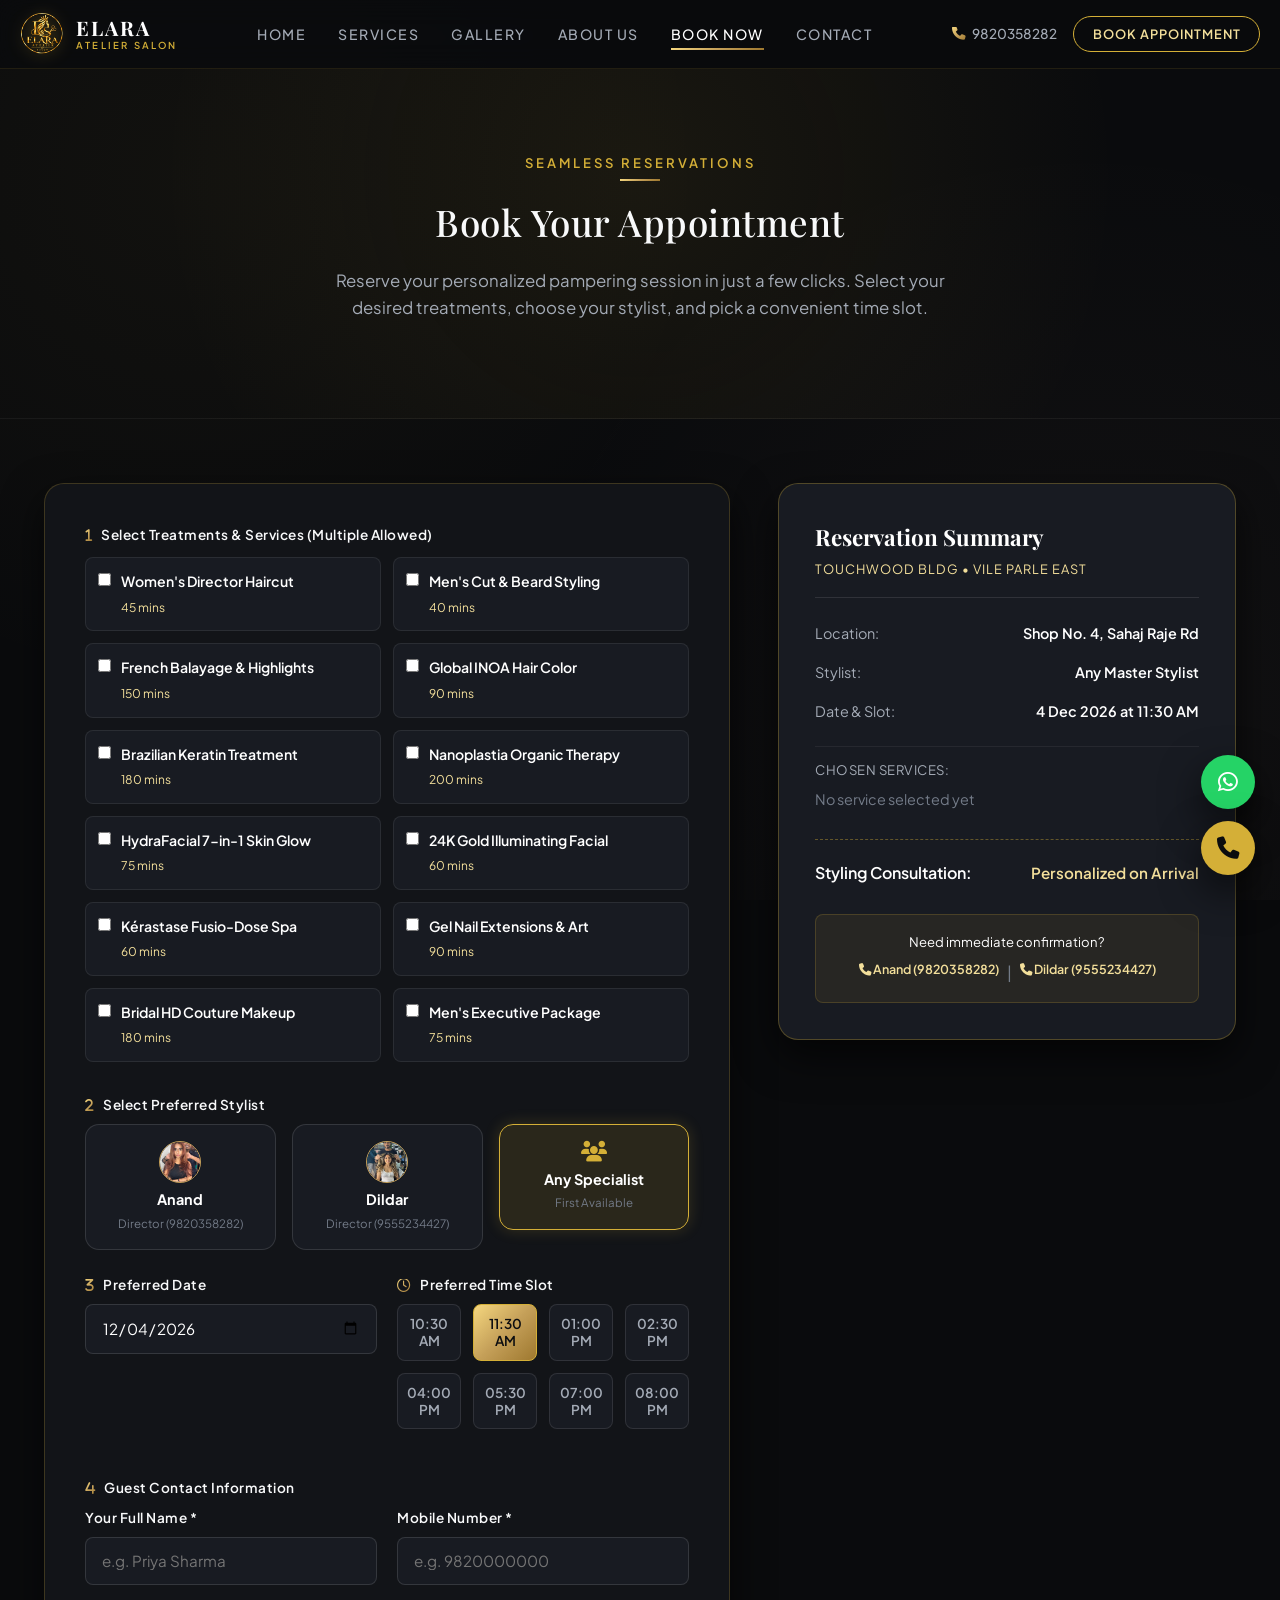
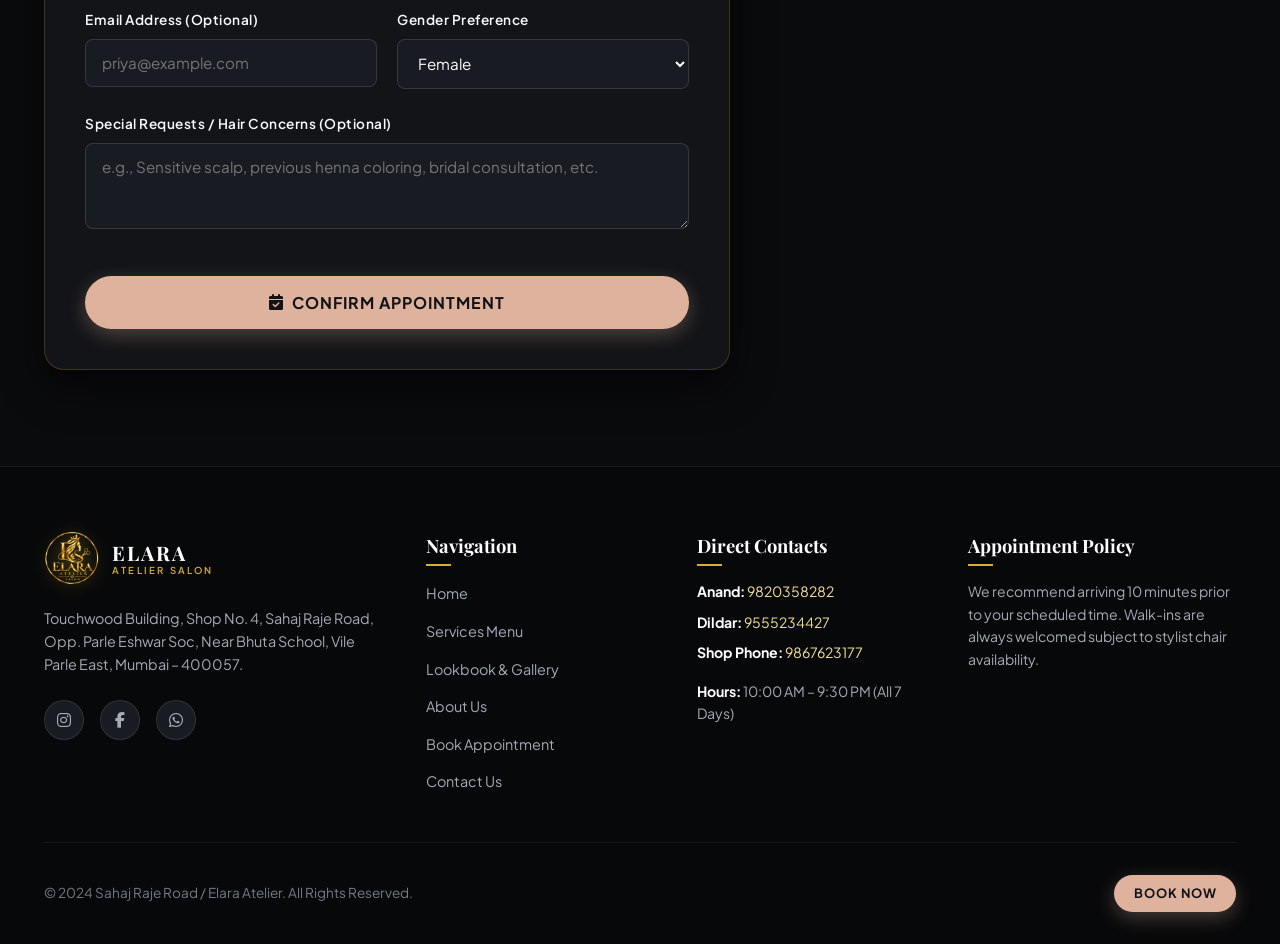
<file: booking.html>
<!DOCTYPE html>
<html lang="en">
<head>
  <meta charset="UTF-8">
  <meta name="viewport" content="width=device-width, initial-scale=1.0">
  <title>Book Appointment | Elara Atelier Unisex Salon Mumbai</title>
  <meta name="description" content="Book an appointment online at Elara Atelier Unisex Salon in Vile Parle East, Mumbai. Select services, choose your preferred stylist Anand or Dildar, and pick your time.">
  
  <!-- Google Fonts -->
  <link rel="preconnect" href="https://fonts.googleapis.com">
  <link rel="preconnect" href="https://fonts.gstatic.com" crossorigin>
  <link href="https://fonts.googleapis.com/css2?family=Playfair+Display:ital,wght@0,400..900;1,400..900&family=Plus+Jakarta+Sans:wght@300;400;500;600;700;800&display=swap" rel="stylesheet">
  
  <!-- Font Awesome -->
  <link rel="stylesheet" href="https://cdnjs.cloudflare.com/ajax/libs/font-awesome/6.5.1/css/all.min.css">
  
  <!-- Custom CSS -->
    <!-- Favicon -->
  <link rel="icon" type="image/png" href="assets/images/favicon.png">
  <link rel="apple-touch-icon" href="assets/images/elara-logo.png">
  <link rel="stylesheet" href="assets/css/style.css?v=2.2">
</head>
<body>

  <!-- Navigation Bar -->
  <header class="site-header">
    <div class="container navbar-inner">
      <a href="index.html" class="brand-logo">
        <img src="assets/images/elara-logo.png" alt="Elara Atelier Salon" class="brand-logo-img" width="56" height="56" style="width: 56px; height: 56px; max-width: 56px; max-height: 56px; object-fit: contain; flex-shrink: 0; display: block;">
        <div class="brand-logo-text">
          <span class="brand-name">ELARA</span>
          <span class="brand-subtitle">ATELIER SALON</span>
        </div>
      </a>

      <ul class="nav-links">
        <li><a href="index.html" class="nav-link">Home</a></li>
        <li><a href="services.html" class="nav-link">Services</a></li>
        <li><a href="gallery.html" class="nav-link">Gallery</a></li>
        <li><a href="about.html" class="nav-link">About Us</a></li>
        <li><a href="booking.html" class="nav-link active">Book Now</a></li>
        <li><a href="contact.html" class="nav-link">Contact</a></li>
      </ul>

      <div class="nav-actions">
        <a href="tel:+919820358282" class="nav-phone">
          <i class="fa-solid fa-phone gold-text"></i>
          <span>9820358282</span>
        </a>
        <a href="booking.html" class="btn btn-outline-gold btn-sm">Book Appointment</a>
        <button class="mobile-toggle" aria-label="Toggle Navigation">
          <i class="fa-solid fa-bars"></i>
        </button>
      </div>
    </div>
  </header>

  <!-- Page Header -->
  <section class="page-header">
    <div class="container">
      <span class="section-tagline">Seamless Reservations</span>
      <h1 class="section-title">Book Your Appointment</h1>
      <p class="section-subtitle">
        Reserve your personalized pampering session in just a few clicks. Select your desired treatments, choose your stylist, and pick a convenient time slot.
      </p>
    </div>
  </section>

  <!-- Booking Section -->
  <section class="booking-section">
    <div class="container">
      <div class="booking-layout">

        <!-- Form Column -->
        <div class="booking-card">
          <form id="appointment-form">

            <!-- Step 1: Select Services -->
            <div class="form-group">
              <label class="form-label">
                <i class="fa-solid fa-1 gold-text" style="margin-right: 6px;"></i> Select Treatments &amp; Services (Multiple Allowed)
              </label>
              
              <div style="display: grid; grid-template-columns: 1fr 1fr; gap: 0.75rem; margin-top: 0.75rem;">
                
                <label style="display: flex; align-items: flex-start; gap: 0.6rem; background: var(--bg-card); padding: 0.75rem; border-radius: var(--radius-sm); border: 1px solid rgba(255,255,255,0.08); cursor: pointer;">
                  <input type="checkbox" class="service-checkbox" value="Director Haircut Women" data-name="Director Haircut (Women)" style="margin-top: 3px; accent-color: var(--gold-primary);">
                  <div>
                    <span style="font-size: 0.88rem; font-weight: 600; color: #fff; display: block;">Women's Director Haircut</span>
                    <span style="font-size: 0.75rem; color: var(--gold-light);">45 mins</span>
                  </div>
                </label>

                <label style="display: flex; align-items: flex-start; gap: 0.6rem; background: var(--bg-card); padding: 0.75rem; border-radius: var(--radius-sm); border: 1px solid rgba(255,255,255,0.08); cursor: pointer;">
                  <input type="checkbox" class="service-checkbox" value="Gentlemans Cut Beard" data-name="Gentleman's Cut & Beard" style="margin-top: 3px; accent-color: var(--gold-primary);">
                  <div>
                    <span style="font-size: 0.88rem; font-weight: 600; color: #fff; display: block;">Men's Cut &amp; Beard Styling</span>
                    <span style="font-size: 0.75rem; color: var(--gold-light);">40 mins</span>
                  </div>
                </label>

                <label style="display: flex; align-items: flex-start; gap: 0.6rem; background: var(--bg-card); padding: 0.75rem; border-radius: var(--radius-sm); border: 1px solid rgba(255,255,255,0.08); cursor: pointer;">
                  <input type="checkbox" class="service-checkbox" value="French Balayage" data-name="French Balayage & Olaplex" style="margin-top: 3px; accent-color: var(--gold-primary);">
                  <div>
                    <span style="font-size: 0.88rem; font-weight: 600; color: #fff; display: block;">French Balayage &amp; Highlights</span>
                    <span style="font-size: 0.75rem; color: var(--gold-light);">150 mins</span>
                  </div>
                </label>

                <label style="display: flex; align-items: flex-start; gap: 0.6rem; background: var(--bg-card); padding: 0.75rem; border-radius: var(--radius-sm); border: 1px solid rgba(255,255,255,0.08); cursor: pointer;">
                  <input type="checkbox" class="service-checkbox" value="Global Hair Color" data-name="Global Hair Color (Ammonia-Free)" style="margin-top: 3px; accent-color: var(--gold-primary);">
                  <div>
                    <span style="font-size: 0.88rem; font-weight: 600; color: #fff; display: block;">Global INOA Hair Color</span>
                    <span style="font-size: 0.75rem; color: var(--gold-light);">90 mins</span>
                  </div>
                </label>

                <label style="display: flex; align-items: flex-start; gap: 0.6rem; background: var(--bg-card); padding: 0.75rem; border-radius: var(--radius-sm); border: 1px solid rgba(255,255,255,0.08); cursor: pointer;">
                  <input type="checkbox" class="service-checkbox" value="Brazilian Keratin" data-name="Brazilian Keratin Infusion" style="margin-top: 3px; accent-color: var(--gold-primary);">
                  <div>
                    <span style="font-size: 0.88rem; font-weight: 600; color: #fff; display: block;">Brazilian Keratin Treatment</span>
                    <span style="font-size: 0.75rem; color: var(--gold-light);">180 mins</span>
                  </div>
                </label>

                <label style="display: flex; align-items: flex-start; gap: 0.6rem; background: var(--bg-card); padding: 0.75rem; border-radius: var(--radius-sm); border: 1px solid rgba(255,255,255,0.08); cursor: pointer;">
                  <input type="checkbox" class="service-checkbox" value="Nanoplastia" data-name="Organic Nanoplastia Restructure" style="margin-top: 3px; accent-color: var(--gold-primary);">
                  <div>
                    <span style="font-size: 0.88rem; font-weight: 600; color: #fff; display: block;">Nanoplastia Organic Therapy</span>
                    <span style="font-size: 0.75rem; color: var(--gold-light);">200 mins</span>
                  </div>
                </label>

                <label style="display: flex; align-items: flex-start; gap: 0.6rem; background: var(--bg-card); padding: 0.75rem; border-radius: var(--radius-sm); border: 1px solid rgba(255,255,255,0.08); cursor: pointer;">
                  <input type="checkbox" class="service-checkbox" value="HydraFacial" data-name="HydraFacial 7-in-1 Glow" style="margin-top: 3px; accent-color: var(--gold-primary);">
                  <div>
                    <span style="font-size: 0.88rem; font-weight: 600; color: #fff; display: block;">HydraFacial 7-in-1 Skin Glow</span>
                    <span style="font-size: 0.75rem; color: var(--gold-light);">75 mins</span>
                  </div>
                </label>

                <label style="display: flex; align-items: flex-start; gap: 0.6rem; background: var(--bg-card); padding: 0.75rem; border-radius: var(--radius-sm); border: 1px solid rgba(255,255,255,0.08); cursor: pointer;">
                  <input type="checkbox" class="service-checkbox" value="24K Gold Facial" data-name="24K Gold Illuminating Facial" style="margin-top: 3px; accent-color: var(--gold-primary);">
                  <div>
                    <span style="font-size: 0.88rem; font-weight: 600; color: #fff; display: block;">24K Gold Illuminating Facial</span>
                    <span style="font-size: 0.75rem; color: var(--gold-light);">60 mins</span>
                  </div>
                </label>

                <label style="display: flex; align-items: flex-start; gap: 0.6rem; background: var(--bg-card); padding: 0.75rem; border-radius: var(--radius-sm); border: 1px solid rgba(255,255,255,0.08); cursor: pointer;">
                  <input type="checkbox" class="service-checkbox" value="Kerastase Spa" data-name="Kérastase Fusio-Dose Spa" style="margin-top: 3px; accent-color: var(--gold-primary);">
                  <div>
                    <span style="font-size: 0.88rem; font-weight: 600; color: #fff; display: block;">Kérastase Fusio-Dose Spa</span>
                    <span style="font-size: 0.75rem; color: var(--gold-light);">60 mins</span>
                  </div>
                </label>

                <label style="display: flex; align-items: flex-start; gap: 0.6rem; background: var(--bg-card); padding: 0.75rem; border-radius: var(--radius-sm); border: 1px solid rgba(255,255,255,0.08); cursor: pointer;">
                  <input type="checkbox" class="service-checkbox" value="Nail Extensions" data-name="Gel / Acrylic Nail Extensions" style="margin-top: 3px; accent-color: var(--gold-primary);">
                  <div>
                    <span style="font-size: 0.88rem; font-weight: 600; color: #fff; display: block;">Gel Nail Extensions &amp; Art</span>
                    <span style="font-size: 0.75rem; color: var(--gold-light);">90 mins</span>
                  </div>
                </label>

                <label style="display: flex; align-items: flex-start; gap: 0.6rem; background: var(--bg-card); padding: 0.75rem; border-radius: var(--radius-sm); border: 1px solid rgba(255,255,255,0.08); cursor: pointer;">
                  <input type="checkbox" class="service-checkbox" value="Bridal HD Makeup" data-name="Bridal HD Couture Makeup" style="margin-top: 3px; accent-color: var(--gold-primary);">
                  <div>
                    <span style="font-size: 0.88rem; font-weight: 600; color: #fff; display: block;">Bridal HD Couture Makeup</span>
                    <span style="font-size: 0.75rem; color: var(--gold-light);">180 mins</span>
                  </div>
                </label>

                <label style="display: flex; align-items: flex-start; gap: 0.6rem; background: var(--bg-card); padding: 0.75rem; border-radius: var(--radius-sm); border: 1px solid rgba(255,255,255,0.08); cursor: pointer;">
                  <input type="checkbox" class="service-checkbox" value="Executive Mens Package" data-name="Executive Men's Grooming" style="margin-top: 3px; accent-color: var(--gold-primary);">
                  <div>
                    <span style="font-size: 0.88rem; font-weight: 600; color: #fff; display: block;">Men's Executive Package</span>
                    <span style="font-size: 0.75rem; color: var(--gold-light);">75 mins</span>
                  </div>
                </label>

              </div>
            </div>

            <!-- Step 2: Choose Stylist -->
            <div class="form-group" style="margin-top: 2rem;">
              <label class="form-label">
                <i class="fa-solid fa-2 gold-text" style="margin-right: 6px;"></i> Select Preferred Stylist
              </label>
              
              <div class="stylist-options-grid">
                <div class="stylist-radio-card">
                  <input type="radio" id="stylist-anand" name="stylist" value="Anand (Creative Director)">
                  <label for="stylist-anand" class="stylist-radio-label">
                    <img src="assets/images/elara-copper-auburn-ginger-blowout.jpg" alt="Anand" style="width: 42px; height: 42px; border-radius: 50%; object-fit: cover; border: 1.5px solid var(--border-gold); margin-bottom: 0.35rem;">
                    <h5>Anand</h5>
                    <span>Director (9820358282)</span>
                  </label>
                </div>

                <div class="stylist-radio-card">
                  <input type="radio" id="stylist-dildar" name="stylist" value="Dildar (Senior Stylist)">
                  <label for="stylist-dildar" class="stylist-radio-label">
                    <img src="assets/images/elara-honey-blonde-balayage-client.jpg" alt="Dildar" style="width: 42px; height: 42px; border-radius: 50%; object-fit: cover; border: 1.5px solid var(--border-gold); margin-bottom: 0.35rem;">
                    <h5>Dildar</h5>
                    <span>Director (9555234427)</span>
                  </label>
                </div>

                <div class="stylist-radio-card">
                  <input type="radio" id="stylist-any" name="stylist" value="Any Master Stylist" checked>
                  <label for="stylist-any" class="stylist-radio-label">
                    <i class="fa-solid fa-users"></i>
                    <h5>Any Specialist</h5>
                    <span>First Available</span>
                  </label>
                </div>
              </div>
            </div>

            <!-- Step 3: Date & Time -->
            <div class="form-row">
              <div class="form-group">
                <label for="booking-date" class="form-label">
                  <i class="fa-solid fa-3 gold-text" style="margin-right: 6px;"></i> Preferred Date
                </label>
                <input type="date" id="booking-date" class="form-control" required>
              </div>

              <div class="form-group">
                <label class="form-label">
                  <i class="fa-regular fa-clock gold-text" style="margin-right: 6px;"></i> Preferred Time Slot
                </label>
                <input type="hidden" id="selected-time-slot" value="11:30 AM">
                <div class="time-slots-grid">
                  <button type="button" class="time-slot-btn" data-time="10:30 AM">10:30 AM</button>
                  <button type="button" class="time-slot-btn selected" data-time="11:30 AM">11:30 AM</button>
                  <button type="button" class="time-slot-btn" data-time="01:00 PM">01:00 PM</button>
                  <button type="button" class="time-slot-btn" data-time="02:30 PM">02:30 PM</button>
                  <button type="button" class="time-slot-btn" data-time="04:00 PM">04:00 PM</button>
                  <button type="button" class="time-slot-btn" data-time="05:30 PM">05:30 PM</button>
                  <button type="button" class="time-slot-btn" data-time="07:00 PM">07:00 PM</button>
                  <button type="button" class="time-slot-btn" data-time="08:00 PM">08:00 PM</button>
                </div>
              </div>
            </div>

            <!-- Step 4: Client Info -->
            <div style="margin-top: 1.5rem;">
              <label class="form-label">
                <i class="fa-solid fa-4 gold-text" style="margin-right: 6px;"></i> Guest Contact Information
              </label>
              
              <div class="form-row">
                <div class="form-group">
                  <label for="client-name" class="form-label">Your Full Name *</label>
                  <input type="text" id="client-name" class="form-control" placeholder="e.g. Priya Sharma" required>
                </div>

                <div class="form-group">
                  <label for="client-phone" class="form-label">Mobile Number *</label>
                  <input type="tel" id="client-phone" class="form-control" placeholder="e.g. 9820000000" pattern="[0-9]{10}" required>
                </div>
              </div>

              <div class="form-row">
                <div class="form-group">
                  <label for="client-email" class="form-label">Email Address (Optional)</label>
                  <input type="email" id="client-email" class="form-control" placeholder="priya@example.com">
                </div>

                <div class="form-group">
                  <label for="client-gender" class="form-label">Gender Preference</label>
                  <select id="client-gender" class="form-control">
                    <option value="Female">Female</option>
                    <option value="Male">Male</option>
                    <option value="Unisex / Any">No preference</option>
                  </select>
                </div>
              </div>

              <div class="form-group">
                <label for="client-notes" class="form-label">Special Requests / Hair Concerns (Optional)</label>
                <textarea id="client-notes" class="form-control" rows="3" placeholder="e.g., Sensitive scalp, previous henna coloring, bridal consultation, etc."></textarea>
              </div>
            </div>

            <!-- Submit Button -->
            <button type="submit" class="btn btn-blush btn-lg" style="width: 100%; margin-top: 1rem;">
              <i class="fa-solid fa-calendar-check"></i> Confirm Appointment
            </button>
          </form>
        </div>

        <!-- Sticky Live Booking Summary Sidebar -->
        <div class="booking-summary-card">
          <div class="summary-header">
            <h3>Reservation Summary</h3>
            <span style="font-size: 0.8rem; color: var(--gold-light); letter-spacing: 1px; text-transform: uppercase;">Touchwood Bldg &bull; Vile Parle East</span>
          </div>

          <div class="summary-list">
            <div class="summary-row">
              <span>Location:</span>
              <span>Shop No. 4, Sahaj Raje Rd</span>
            </div>

            <div class="summary-row">
              <span>Stylist:</span>
              <span id="summary-stylist">Any Master Stylist</span>
            </div>

            <div class="summary-row">
              <span>Date &amp; Slot:</span>
              <span id="summary-date-time">Today at 11:30 AM</span>
            </div>

            <div style="border-top: 1px solid rgba(255,255,255,0.06); padding-top: 0.8rem; margin-top: 0.4rem;">
              <span style="font-size: 0.82rem; color: var(--text-muted); text-transform: uppercase; letter-spacing: 0.5px; display: block; margin-bottom: 0.5rem;">Chosen Services:</span>
              <div id="summary-services-list" style="font-size: 0.9rem; line-height: 1.6;">
                <span style="color: var(--text-dim);">No service selected yet</span>
              </div>
            </div>
          </div>

          <div class="summary-total">
            <span>Styling Consultation:</span>
            <span style="font-size: 0.95rem; color: var(--gold-light); font-weight: 600;">Personalized on Arrival</span>
          </div>

          <div style="margin-top: 1.75rem; background: rgba(212, 175, 55, 0.08); border: 1px solid rgba(212, 175, 55, 0.2); border-radius: var(--radius-sm); padding: 1rem; text-align: center;">
            <p style="font-size: 0.82rem; color: #fff; margin-bottom: 0.5rem;">Need immediate confirmation?</p>
            <div style="display: flex; gap: 0.5rem; justify-content: center; flex-wrap: wrap;">
              <a href="tel:9820358282" style="font-size: 0.78rem; color: var(--gold-light); font-weight: 600;"><i class="fa-solid fa-phone"></i> Anand (9820358282)</a>
              <span style="color: var(--text-dim);">|</span>
              <a href="tel:9555234427" style="font-size: 0.78rem; color: var(--gold-light); font-weight: 600;"><i class="fa-solid fa-phone"></i> Dildar (9555234427)</a>
            </div>
          </div>
        </div>

      </div>
    </div>
  </section>

  <!-- Booking Confirmation Modal -->
  <div class="modal-backdrop" id="booking-modal">
    <div class="modal-content">
      <button class="modal-close-btn" id="modal-close-btn" aria-label="Close dialog">&times;</button>
      <div class="modal-success-icon">
        <i class="fa-solid fa-check"></i>
      </div>
      <span class="section-tagline">Booking Requested!</span>
      <h3 class="serif" style="font-size: 1.8rem; color: #fff; margin-bottom: 0.5rem;">Thank You, <span id="modal-client-name">Guest</span>!</h3>
      <p style="color: var(--text-muted); font-size: 0.92rem; margin-bottom: 1.5rem;">
        Your reservation request has been created with reference <strong id="modal-ref-id" class="gold-text">ELARA-1000</strong>.
      </p>

      <div style="background: var(--bg-card); border: 1px solid rgba(255,255,255,0.08); border-radius: var(--radius-sm); padding: 1rem; text-align: left; margin-bottom: 1.75rem; font-size: 0.88rem; line-height: 1.6;">
        <p><strong>Services:</strong> <span id="modal-services">Haircut</span></p>
        <p><strong>Stylist:</strong> <span id="modal-stylist">Anand</span></p>
        <p><strong>Appointment:</strong> <span id="modal-time">Tomorrow at 11:30 AM</span></p>
        <p><strong>Location:</strong> Touchwood Bldg, Sahaj Raje Rd, Vile Parle East</p>
      </div>

      <p style="color: var(--gold-light); font-size: 0.85rem; margin-bottom: 1.25rem;">
        To ensure instant confirmation and slot locking, dispatch your booking details directly to Anand or Dildar on WhatsApp:
      </p>

      <div style="display: flex; flex-direction: column; gap: 0.75rem;">
        <a id="modal-whatsapp-btn" href="#" target="_blank" rel="noopener" class="btn btn-blush" style="background: #25d366; color: #fff; border-color: #25d366;">
          <i class="fa-brands fa-whatsapp"></i> Confirm Instant on WhatsApp
        </a>
        <a href="index.html" class="btn btn-outline-gold btn-sm">Return to Homepage</a>
      </div>
    </div>
  </div>

  <!-- Site Footer -->
  <footer class="site-footer">
    <div class="container">
      <div class="footer-top-grid">
        <div class="footer-col">
          <div class="brand-logo brand-logo-footer" style="margin-bottom: 1.25rem;">
            <img src="assets/images/elara-logo.png" alt="Elara Atelier Salon" class="brand-logo-img" width="56" height="56" style="width: 56px; height: 56px; max-width: 56px; max-height: 56px; object-fit: contain; flex-shrink: 0; display: block;">
            <div class="brand-logo-text">
              <span class="brand-name">ELARA</span>
              <span class="brand-subtitle">ATELIER SALON</span>
            </div>
          </div>
          <p style="color: var(--text-muted); font-size: 0.9rem; line-height: 1.6; margin-bottom: 1.5rem;">
            Touchwood Building, Shop No. 4, Sahaj Raje Road, Opp. Parle Eshwar Soc, Near Bhuta School, Vile Parle East, Mumbai &ndash; 400057.
          </p>
          <div class="footer-social-links">
            <a href="https://instagram.com" target="_blank" rel="noopener" class="social-circle-btn" aria-label="Instagram"><i class="fa-brands fa-instagram"></i></a>
            <a href="https://facebook.com" target="_blank" rel="noopener" class="social-circle-btn" aria-label="Facebook"><i class="fa-brands fa-facebook-f"></i></a>
            <a href="https://wa.me/919820358282" target="_blank" rel="noopener" class="social-circle-btn" aria-label="WhatsApp"><i class="fa-brands fa-whatsapp"></i></a>
          </div>
        </div>

        <div class="footer-col">
          <h4>Navigation</h4>
          <ul class="footer-links">
            <li><a href="index.html">Home</a></li>
            <li><a href="services.html">Services Menu</a></li>
            <li><a href="gallery.html">Lookbook &amp; Gallery</a></li>
            <li><a href="about.html">About Us</a></li>
            <li><a href="booking.html">Book Appointment</a></li>
            <li><a href="contact.html">Contact Us</a></li>
          </ul>
        </div>

        <div class="footer-col">
          <h4>Direct Contacts</h4>
          <div class="footer-hours-list">
            <p><strong>Anand:</strong> <a href="tel:9820358282" style="color: var(--gold-light);">9820358282</a></p>
            <p><strong>Dildar:</strong> <a href="tel:9555234427" style="color: var(--gold-light);">9555234427</a></p>
            <p><strong>Shop Phone:</strong> <a href="tel:9867623177" style="color: var(--gold-light);">9867623177</a></p>
            <p style="margin-top: 0.5rem;"><strong>Hours:</strong> 10:00 AM &ndash; 9:30 PM (All 7 Days)</p>
          </div>
        </div>

        <div class="footer-col">
          <h4>Appointment Policy</h4>
          <p style="color: var(--text-muted); font-size: 0.88rem; line-height: 1.6;">
            We recommend arriving 10 minutes prior to your scheduled time. Walk-ins are always welcomed subject to stylist chair availability.
          </p>
        </div>
      </div>

      <div class="footer-bottom-bar">
        <p class="copyright-text">&copy; 2024 Sahaj Raje Road / Elara Atelier. All Rights Reserved.</p>
        <a href="booking.html" class="btn btn-blush btn-sm">Book Now</a>
      </div>
    </div>
  </footer>

  <!-- Floating Quick Actions -->
  <div class="floating-actions">
    <a href="https://wa.me/919820358282?text=Hello%20Elara%20Atelier,%20I%20have%20a%20question%20about%20booking." target="_blank" rel="noopener" class="floating-btn floating-whatsapp" aria-label="Chat on WhatsApp">
      <i class="fa-brands fa-whatsapp"></i>
      <span class="tooltip">Chat on WhatsApp</span>
    </a>
    <a href="tel:9820358282" class="floating-btn floating-call" aria-label="Call">
      <i class="fa-solid fa-phone"></i>
      <span class="tooltip">Call 9820358282</span>
    </a>
  </div>

  <!-- Scripts -->
  <script src="assets/js/main.js"></script>
  <script src="assets/js/booking.js"></script>
</body>
</html>
</file>
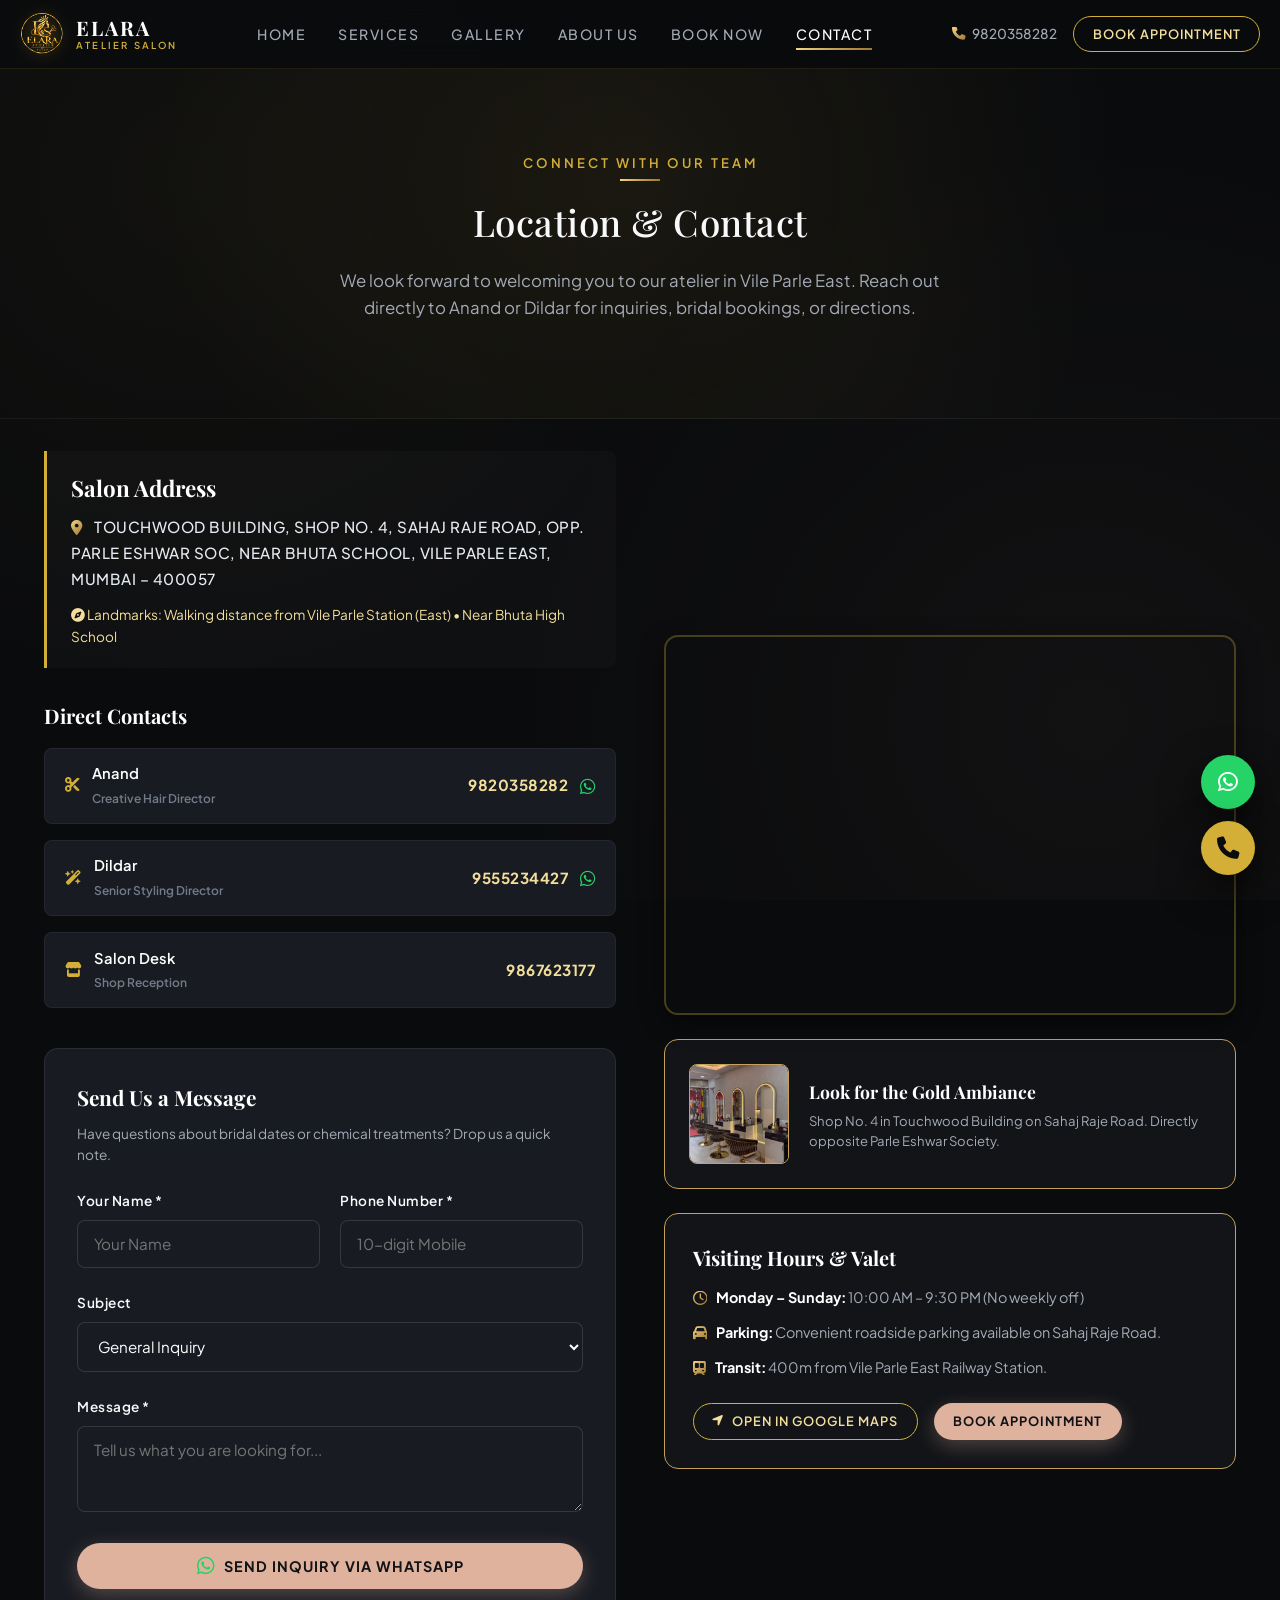
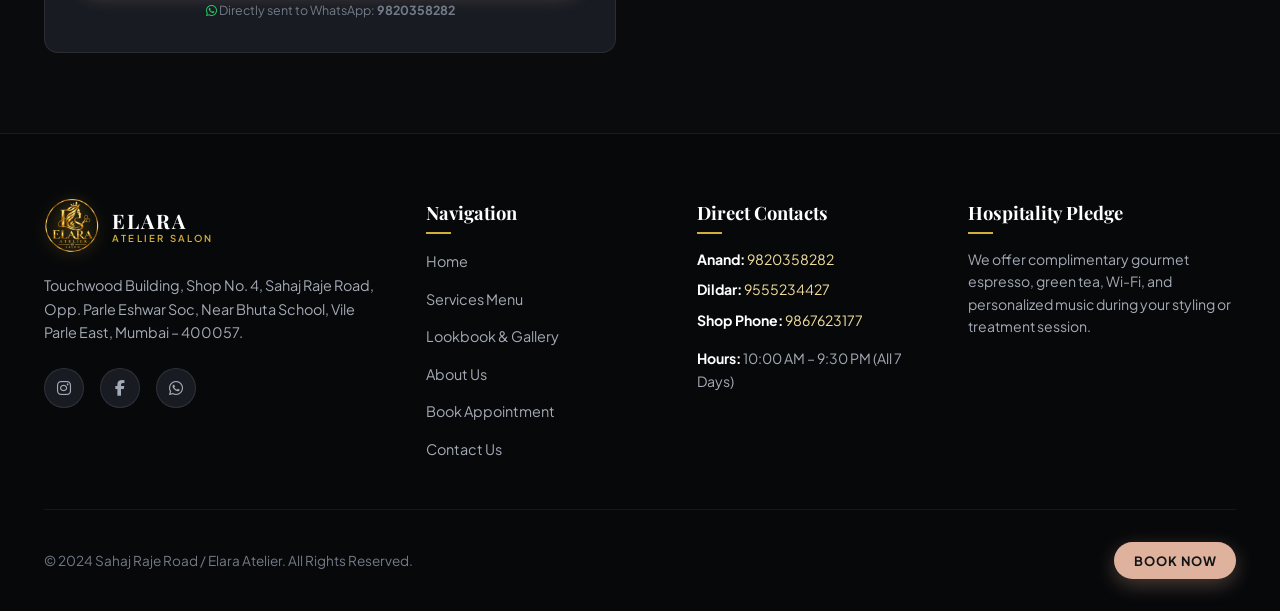
<file: contact.html>
<!DOCTYPE html>
<html lang="en">
<head>
  <meta charset="UTF-8">
  <meta name="viewport" content="width=device-width, initial-scale=1.0">
  <title>Location &amp; Contact | Elara Atelier Unisex Salon Mumbai</title>
  <meta name="description" content="Contact Elara Atelier Unisex Salon in Touchwood Building, Sahaj Raje Road, Vile Parle East, Mumbai. Call Anand (9820358282) or Dildar (9555234427).">
  
  <!-- Google Fonts -->
  <link rel="preconnect" href="https://fonts.googleapis.com">
  <link rel="preconnect" href="https://fonts.gstatic.com" crossorigin>
  <link href="https://fonts.googleapis.com/css2?family=Playfair+Display:ital,wght@0,400..900;1,400..900&family=Plus+Jakarta+Sans:wght@300;400;500;600;700;800&display=swap" rel="stylesheet">
  
  <!-- Font Awesome -->
  <link rel="stylesheet" href="https://cdnjs.cloudflare.com/ajax/libs/font-awesome/6.5.1/css/all.min.css">
  
  <!-- Custom CSS -->
    <!-- Favicon -->
  <link rel="icon" type="image/png" href="assets/images/favicon.png">
  <link rel="apple-touch-icon" href="assets/images/elara-logo.png">
  <link rel="stylesheet" href="assets/css/style.css?v=2.2">
</head>
<body>

  <!-- Navigation Bar -->
  <header class="site-header">
    <div class="container navbar-inner">
      <a href="index.html" class="brand-logo">
        <img src="assets/images/elara-logo.png" alt="Elara Atelier Salon" class="brand-logo-img" width="56" height="56" style="width: 56px; height: 56px; max-width: 56px; max-height: 56px; object-fit: contain; flex-shrink: 0; display: block;">
        <div class="brand-logo-text">
          <span class="brand-name">ELARA</span>
          <span class="brand-subtitle">ATELIER SALON</span>
        </div>
      </a>

      <ul class="nav-links">
        <li><a href="index.html" class="nav-link">Home</a></li>
        <li><a href="services.html" class="nav-link">Services</a></li>
        <li><a href="gallery.html" class="nav-link">Gallery</a></li>
        <li><a href="about.html" class="nav-link">About Us</a></li>
        <li><a href="booking.html" class="nav-link">Book Now</a></li>
        <li><a href="contact.html" class="nav-link active">Contact</a></li>
      </ul>

      <div class="nav-actions">
        <a href="tel:+919820358282" class="nav-phone">
          <i class="fa-solid fa-phone gold-text"></i>
          <span>9820358282</span>
        </a>
        <a href="booking.html" class="btn btn-outline-gold btn-sm">Book Appointment</a>
        <button class="mobile-toggle" aria-label="Toggle Navigation">
          <i class="fa-solid fa-bars"></i>
        </button>
      </div>
    </div>
  </header>

  <!-- Page Header -->
  <section class="page-header">
    <div class="container">
      <span class="section-tagline">Connect With Our Team</span>
      <h1 class="section-title">Location &amp; Contact</h1>
      <p class="section-subtitle">
        We look forward to welcoming you to our atelier in Vile Parle East. Reach out directly to Anand or Dildar for inquiries, bridal bookings, or directions.
      </p>
    </div>
  </section>

  <!-- Contact Cards & Map Grid -->
  <section class="container" style="padding-bottom: 5rem; padding-top: 2rem;">
    <div class="location-grid">

      <!-- Left Column: Details & Inquiry Form -->
      <div>
        <div class="address-box" style="margin-bottom: 2rem;">
          <h3 style="font-family: var(--font-serif); font-size: 1.4rem; color: #fff; margin-bottom: 0.5rem;">
            Salon Address
          </h3>
          <p style="font-size: 0.95rem; line-height: 1.7; color: #e5e9f0;">
            <i class="fa-solid fa-location-dot gold-text" style="margin-right: 8px;"></i>
            Touchwood Building, Shop No. 4, Sahaj Raje Road, Opp. Parle Eshwar Soc, Near Bhuta School, Vile Parle East, Mumbai &ndash; 400057
          </p>
          <div style="margin-top: 0.75rem; font-size: 0.85rem; color: var(--gold-light);">
            <i class="fa-solid fa-compass"></i> Landmarks: Walking distance from Vile Parle Station (East) &bull; Near Bhuta High School
          </div>
        </div>

        <h4 class="serif" style="font-size: 1.25rem; color: #fff; margin-bottom: 1rem;">Direct Contacts</h4>
        <div class="contact-direct-list" style="margin-bottom: 2.5rem;">
          <div class="contact-direct-item">
            <div class="contact-name">
              <i class="fa-solid fa-scissors"></i>
              <div>
                <span style="display: block;">Anand</span>
                <small style="color: var(--text-dim); font-size: 0.75rem;">Creative Hair Director</small>
              </div>
            </div>
            <div style="display: flex; gap: 0.75rem; align-items: center;">
              <a href="tel:9820358282" class="contact-phone-link">9820358282</a>
              <a href="https://wa.me/919820358282" target="_blank" rel="noopener" style="color: #25d366; font-size: 1.1rem;" title="WhatsApp Anand">
                <i class="fa-brands fa-whatsapp"></i>
              </a>
            </div>
          </div>

          <div class="contact-direct-item">
            <div class="contact-name">
              <i class="fa-solid fa-wand-magic-sparkles"></i>
              <div>
                <span style="display: block;">Dildar</span>
                <small style="color: var(--text-dim); font-size: 0.75rem;">Senior Styling Director</small>
              </div>
            </div>
            <div style="display: flex; gap: 0.75rem; align-items: center;">
              <a href="tel:9555234427" class="contact-phone-link">9555234427</a>
              <a href="https://wa.me/919555234427" target="_blank" rel="noopener" style="color: #25d366; font-size: 1.1rem;" title="WhatsApp Dildar">
                <i class="fa-brands fa-whatsapp"></i>
              </a>
            </div>
          </div>

          <div class="contact-direct-item">
            <div class="contact-name">
              <i class="fa-solid fa-store"></i>
              <div>
                <span style="display: block;">Salon Desk</span>
                <small style="color: var(--text-dim); font-size: 0.75rem;">Shop Reception</small>
              </div>
            </div>
            <a href="tel:9867623177" class="contact-phone-link">9867623177</a>
          </div>
        </div>

        <!-- Quick Inquiry Form -->
        <div style="background: var(--bg-card); border: 1px solid rgba(255,255,255,0.08); border-radius: var(--radius-md); padding: 2rem;">
          <h4 class="serif" style="font-size: 1.3rem; color: #fff; margin-bottom: 0.5rem;">Send Us a Message</h4>
          <p style="color: var(--text-muted); font-size: 0.85rem; margin-bottom: 1.5rem;">Have questions about bridal dates or chemical treatments? Drop us a quick note.</p>
          
          <form id="contact-inquiry-form">
            <div class="form-row">
              <div class="form-group">
                <label class="form-label" for="inquiry-name">Your Name *</label>
                <input type="text" id="inquiry-name" class="form-control" placeholder="Your Name" required>
              </div>
              <div class="form-group">
                <label class="form-label" for="inquiry-phone">Phone Number *</label>
                <input type="tel" id="inquiry-phone" class="form-control" placeholder="10-digit Mobile" pattern="[0-9]{10}" required>
              </div>
            </div>

            <div class="form-group">
              <label class="form-label" for="inquiry-subject">Subject</label>
              <select id="inquiry-subject" class="form-control">
                <option value="General Inquiry">General Inquiry</option>
                <option value="Hair Consultation">Hair Consultation (Color/Keratin)</option>
                <option value="Bridal Package">Bridal / Wedding Party Package</option>
                <option value="Feedback">Feedback / Review</option>
              </select>
            </div>

            <div class="form-group">
              <label class="form-label" for="inquiry-message">Message *</label>
              <textarea id="inquiry-message" class="form-control" rows="3" placeholder="Tell us what you are looking for..." required></textarea>
            </div>

            <button type="submit" class="btn btn-blush" style="width: 100%; display: flex; align-items: center; justify-content: center; gap: 8px;">
              <i class="fa-brands fa-whatsapp" style="font-size: 1.25rem; color: #25d366;"></i>
              <span>Send Inquiry via WhatsApp</span>
            </button>
            <p style="text-align: center; color: var(--text-dim); font-size: 0.78rem; margin-top: 0.75rem; margin-bottom: 0;">
              <i class="fa-brands fa-whatsapp" style="color: #25d366;"></i> Directly sent to WhatsApp: <strong>9820358282</strong>
            </p>
            <div id="inquiry-status" style="display: none; margin-top: 1rem; padding: 0.75rem 1rem; background: rgba(37, 211, 102, 0.12); border: 1px solid rgba(37, 211, 102, 0.4); border-radius: var(--radius-sm); color: #d4f7dc; font-size: 0.85rem; text-align: center;"></div>
          </form>
        </div>
      </div>

      <!-- Right Column: Interactive Map & Visiting Guide -->
      <div>
        <div class="map-frame-wrapper" style="height: 380px; margin-bottom: 1.5rem;">
          <iframe 
            src="https://maps.google.com/maps?q=Touchwood+Building+Sahaj+Raje+Road+Vile+Parle+East+Mumbai+400057&t=&z=16&ie=UTF8&iwloc=&output=embed" 
            allowfullscreen="" 
            loading="lazy" 
            referrerpolicy="no-referrer-when-downgrade"
            title="Elara Atelier Vile Parle East Location">
          </iframe>
        </div>

        <div style="background: var(--bg-surface); border: 1px solid var(--border-gold); border-radius: var(--radius-md); padding: 1.5rem; margin-bottom: 1.5rem; display: flex; gap: 1.25rem; align-items: center;">
          <img src="assets/images/elara-salon-interior-gold-chairs.jpg" alt="Elara Atelier Salon" style="width: 100px; height: 100px; border-radius: var(--radius-sm); object-fit: cover; border: 1px solid var(--border-gold); flex-shrink: 0;">
          <div>
            <h5 style="color: #fff; font-family: var(--font-serif); font-size: 1.1rem; margin-bottom: 0.3rem;">Look for the Gold Ambiance</h5>
            <p style="font-size: 0.82rem; color: var(--text-muted); line-height: 1.5;">Shop No. 4 in Touchwood Building on Sahaj Raje Road. Directly opposite Parle Eshwar Society.</p>
          </div>
        </div>

        <div style="background: var(--bg-surface); border: 1px solid var(--border-gold); border-radius: var(--radius-md); padding: 1.75rem;">
          <h4 class="serif" style="font-size: 1.25rem; color: #fff; margin-bottom: 0.75rem;">Visiting Hours &amp; Valet</h4>
          <ul style="list-style: none; display: flex; flex-direction: column; gap: 0.75rem; font-size: 0.9rem; color: var(--text-muted);">
            <li><strong style="color: #fff;"><i class="fa-regular fa-clock gold-text" style="margin-right: 6px;"></i> Monday &ndash; Sunday:</strong> 10:00 AM &ndash; 9:30 PM (No weekly off)</li>
            <li><strong style="color: #fff;"><i class="fa-solid fa-car gold-text" style="margin-right: 6px;"></i> Parking:</strong> Convenient roadside parking available on Sahaj Raje Road.</li>
            <li><strong style="color: #fff;"><i class="fa-solid fa-train-subway gold-text" style="margin-right: 6px;"></i> Transit:</strong> 400m from Vile Parle East Railway Station.</li>
          </ul>

          <div style="margin-top: 1.5rem; display: flex; gap: 1rem; flex-wrap: wrap;">
            <a href="https://maps.google.com/maps?q=Touchwood+Building+Sahaj+Raje+Road+Vile+Parle+East+Mumbai+400057" target="_blank" rel="noopener" class="btn btn-outline-gold btn-sm">
              <i class="fa-solid fa-location-arrow"></i> Open in Google Maps
            </a>
            <a href="booking.html" class="btn btn-blush btn-sm">Book Appointment</a>
          </div>
        </div>
      </div>

    </div>
  </section>

  <!-- Site Footer -->
  <footer class="site-footer">
    <div class="container">
      <div class="footer-top-grid">
        <div class="footer-col">
          <div class="brand-logo brand-logo-footer" style="margin-bottom: 1.25rem;">
            <img src="assets/images/elara-logo.png" alt="Elara Atelier Salon" class="brand-logo-img" width="56" height="56" style="width: 56px; height: 56px; max-width: 56px; max-height: 56px; object-fit: contain; flex-shrink: 0; display: block;">
            <div class="brand-logo-text">
              <span class="brand-name">ELARA</span>
              <span class="brand-subtitle">ATELIER SALON</span>
            </div>
          </div>
          <p style="color: var(--text-muted); font-size: 0.9rem; line-height: 1.6; margin-bottom: 1.5rem;">
            Touchwood Building, Shop No. 4, Sahaj Raje Road, Opp. Parle Eshwar Soc, Near Bhuta School, Vile Parle East, Mumbai &ndash; 400057.
          </p>
          <div class="footer-social-links">
            <a href="https://instagram.com" target="_blank" rel="noopener" class="social-circle-btn" aria-label="Instagram"><i class="fa-brands fa-instagram"></i></a>
            <a href="https://facebook.com" target="_blank" rel="noopener" class="social-circle-btn" aria-label="Facebook"><i class="fa-brands fa-facebook-f"></i></a>
            <a href="https://wa.me/919820358282" target="_blank" rel="noopener" class="social-circle-btn" aria-label="WhatsApp"><i class="fa-brands fa-whatsapp"></i></a>
          </div>
        </div>

        <div class="footer-col">
          <h4>Navigation</h4>
          <ul class="footer-links">
            <li><a href="index.html">Home</a></li>
            <li><a href="services.html">Services Menu</a></li>
            <li><a href="gallery.html">Lookbook &amp; Gallery</a></li>
            <li><a href="about.html">About Us</a></li>
            <li><a href="booking.html">Book Appointment</a></li>
            <li><a href="contact.html">Contact Us</a></li>
          </ul>
        </div>

        <div class="footer-col">
          <h4>Direct Contacts</h4>
          <div class="footer-hours-list">
            <p><strong>Anand:</strong> <a href="tel:9820358282" style="color: var(--gold-light);">9820358282</a></p>
            <p><strong>Dildar:</strong> <a href="tel:9555234427" style="color: var(--gold-light);">9555234427</a></p>
            <p><strong>Shop Phone:</strong> <a href="tel:9867623177" style="color: var(--gold-light);">9867623177</a></p>
            <p style="margin-top: 0.5rem;"><strong>Hours:</strong> 10:00 AM &ndash; 9:30 PM (All 7 Days)</p>
          </div>
        </div>

        <div class="footer-col">
          <h4>Hospitality Pledge</h4>
          <p style="color: var(--text-muted); font-size: 0.88rem; line-height: 1.6;">
            We offer complimentary gourmet espresso, green tea, Wi-Fi, and personalized music during your styling or treatment session.
          </p>
        </div>
      </div>

      <div class="footer-bottom-bar">
        <p class="copyright-text">&copy; 2024 Sahaj Raje Road / Elara Atelier. All Rights Reserved.</p>
        <a href="booking.html" class="btn btn-blush btn-sm">Book Now</a>
      </div>
    </div>
  </footer>

  <!-- Floating Quick Actions -->
  <div class="floating-actions">
    <a href="https://wa.me/919820358282?text=Hello%20Elara%20Atelier,%20I%20would%20like%20directions%20or%20info." target="_blank" rel="noopener" class="floating-btn floating-whatsapp" aria-label="Chat on WhatsApp">
      <i class="fa-brands fa-whatsapp"></i>
      <span class="tooltip">Chat on WhatsApp</span>
    </a>
    <a href="tel:9820358282" class="floating-btn floating-call" aria-label="Call">
      <i class="fa-solid fa-phone"></i>
      <span class="tooltip">Call 9820358282</span>
    </a>
  </div>

  <!-- Scripts -->
  <script src="assets/js/main.js?v=2.3"></script>
</body>
</html>
</file>
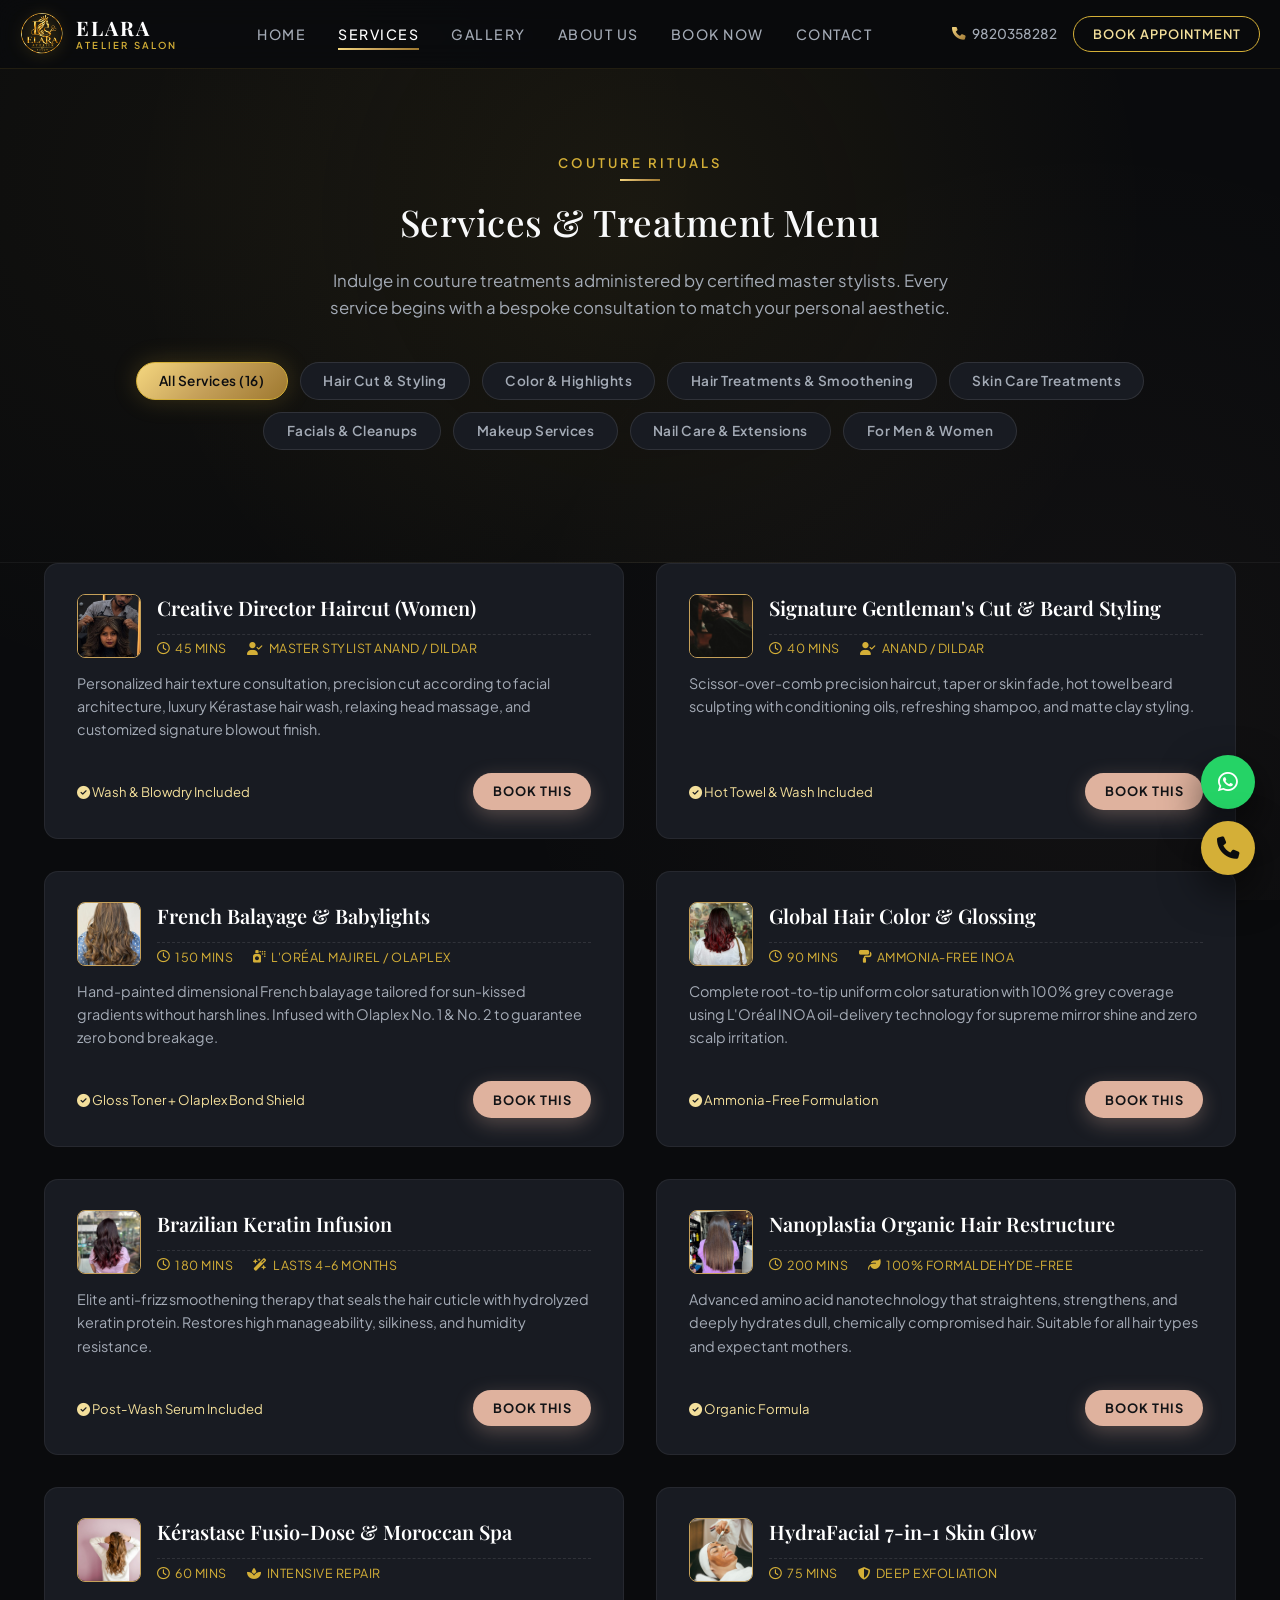
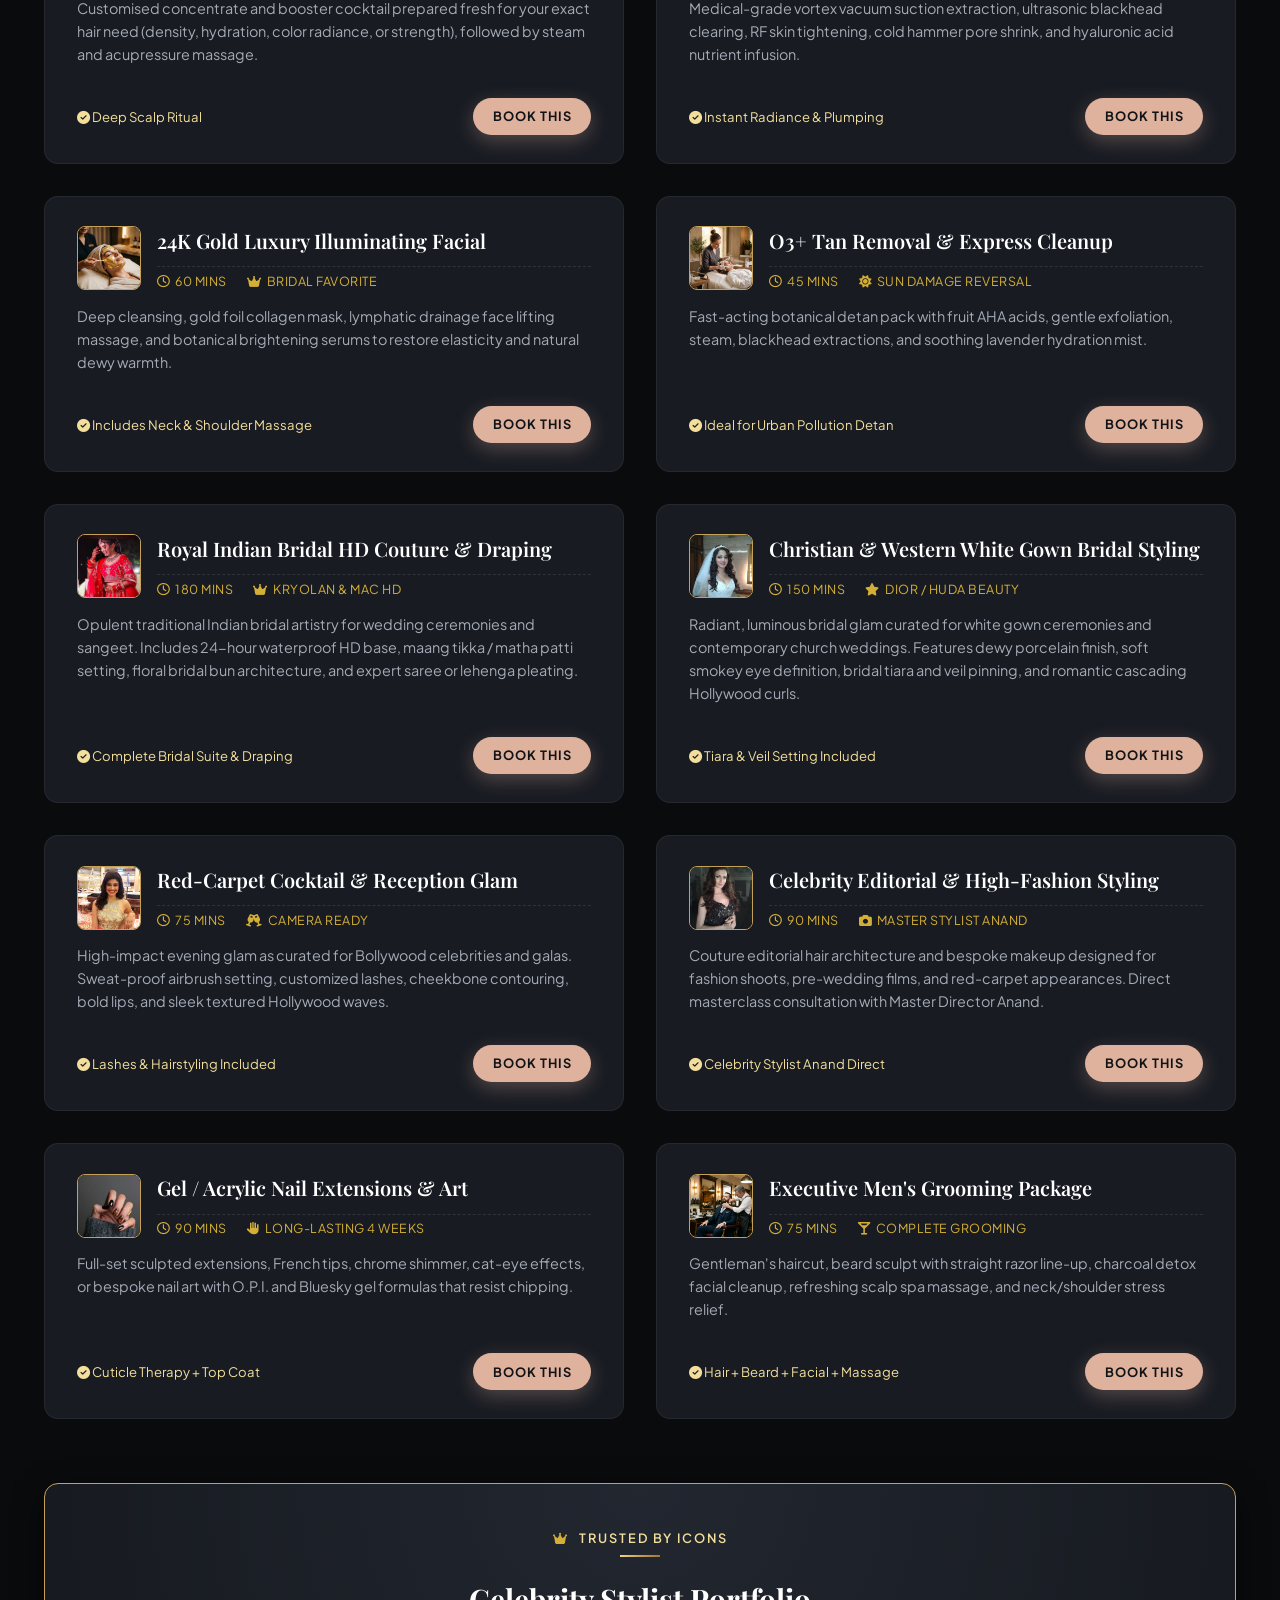
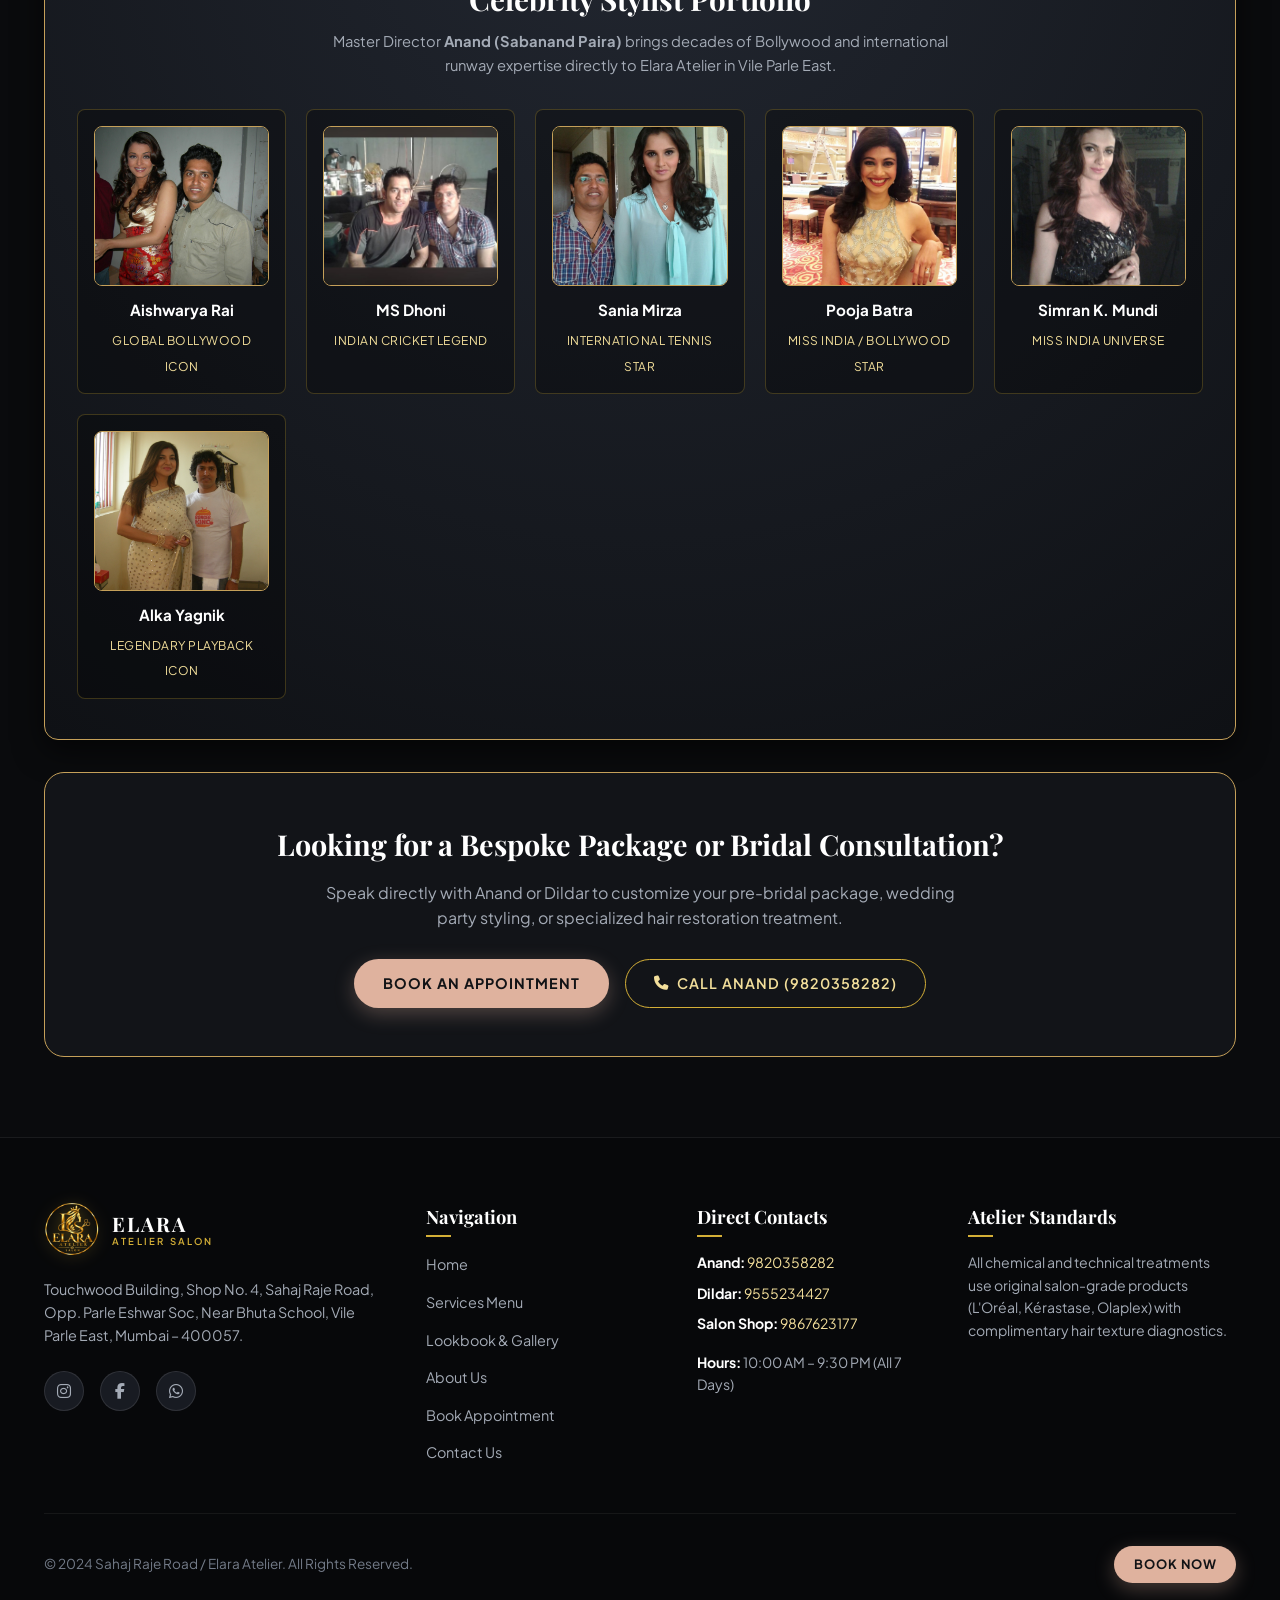
<file: services.html>
<!DOCTYPE html>
<html lang="en">
<head>
  <meta charset="UTF-8">
  <meta name="viewport" content="width=device-width, initial-scale=1.0">
  <title>Services Menu | Elara Atelier Unisex Salon Mumbai</title>
  <meta name="description" content="Explore our bespoke service menu for haircuts, balayage, keratin treatments, hydrafacial, bridal makeup, nail extensions and men's grooming at Elara Atelier.">
  
  <!-- Google Fonts -->
  <link rel="preconnect" href="https://fonts.googleapis.com">
  <link rel="preconnect" href="https://fonts.gstatic.com" crossorigin>
  <link href="https://fonts.googleapis.com/css2?family=Playfair+Display:ital,wght@0,400..900;1,400..900&family=Plus+Jakarta+Sans:wght@300;400;500;600;700;800&display=swap" rel="stylesheet">
  
  <!-- Font Awesome -->
  <link rel="stylesheet" href="https://cdnjs.cloudflare.com/ajax/libs/font-awesome/6.5.1/css/all.min.css">
  
  <!-- Custom CSS -->
    <!-- Favicon -->
  <link rel="icon" type="image/png" href="assets/images/favicon.png">
  <link rel="apple-touch-icon" href="assets/images/elara-logo.png">
  <link rel="stylesheet" href="assets/css/style.css?v=3.1">
</head>
<body>

  <!-- Navigation Bar -->
  <header class="site-header">
    <div class="container navbar-inner">
      <a href="index.html" class="brand-logo">
        <img src="assets/images/elara-logo.png" alt="Elara Atelier Salon" class="brand-logo-img" width="56" height="56" style="width: 56px; height: 56px; max-width: 56px; max-height: 56px; object-fit: contain; flex-shrink: 0; display: block;">
        <div class="brand-logo-text">
          <span class="brand-name">ELARA</span>
          <span class="brand-subtitle">ATELIER SALON</span>
        </div>
      </a>

      <ul class="nav-links">
        <li><a href="index.html" class="nav-link">Home</a></li>
        <li><a href="services.html" class="nav-link active">Services</a></li>
        <li><a href="gallery.html" class="nav-link">Gallery</a></li>
        <li><a href="about.html" class="nav-link">About Us</a></li>
        <li><a href="booking.html" class="nav-link">Book Now</a></li>
        <li><a href="contact.html" class="nav-link">Contact</a></li>
      </ul>

      <div class="nav-actions">
        <a href="tel:+919820358282" class="nav-phone">
          <i class="fa-solid fa-phone gold-text"></i>
          <span>9820358282</span>
        </a>
        <a href="booking.html" class="btn btn-outline-gold btn-sm">Book Appointment</a>
        <button class="mobile-toggle" aria-label="Toggle Navigation">
          <i class="fa-solid fa-bars"></i>
        </button>
      </div>
    </div>
  </header>

  <!-- Page Header -->
  <section class="page-header">
    <div class="container">
      <span class="section-tagline">Couture Rituals</span>
      <h1 class="section-title">Services &amp; Treatment Menu</h1>
      <p class="section-subtitle">
        Indulge in couture treatments administered by certified master stylists. Every service begins with a bespoke consultation to match your personal aesthetic.
      </p>

      <!-- Category Filter Tabs -->
      <div class="service-filter-nav">
        <button class="filter-btn active" data-category="all">All Services (16)</button>
        <button class="filter-btn" data-category="hair-cuts">Hair Cut &amp; Styling</button>
        <button class="filter-btn" data-category="hair-color">Color &amp; Highlights</button>
        <button class="filter-btn" data-category="treatments">Hair Treatments &amp; Smoothening</button>
        <button class="filter-btn" data-category="skin-care">Skin Care Treatments</button>
        <button class="filter-btn" data-category="facials">Facials &amp; Cleanups</button>
        <button class="filter-btn" data-category="makeup">Makeup Services</button>
        <button class="filter-btn" data-category="nails">Nail Care &amp; Extensions</button>
        <button class="filter-btn" data-category="men">For Men &amp; Women</button>
      </div>

      <!-- Active Filter Banner (Shown when a category is selected) -->
      <div id="filter-status-banner" style="display: none; margin-top: 1.75rem; background: rgba(212, 175, 55, 0.08); border: 1px solid var(--border-gold); border-radius: var(--radius-sm); padding: 0.85rem 1.4rem; align-items: center; justify-content: space-between; gap: 1rem; flex-wrap: wrap;">
        <div style="font-size: 0.92rem; color: #fff; display: flex; align-items: center; gap: 8px;">
          <i class="fa-solid fa-filter" style="color: var(--gold-light);"></i>
          <span>Showing only: <strong id="filter-status-name" style="color: var(--gold-light); letter-spacing: 0.5px;">Hair Color & Highlights</strong></span>
          <span id="filter-status-count" style="color: var(--text-muted); font-size: 0.84rem; background: rgba(0,0,0,0.4); padding: 2px 8px; border-radius: 12px; border: 1px solid rgba(255,255,255,0.1);">(2 services)</span>
        </div>
        <button onclick="applyServiceFilter('all')" class="btn btn-outline-gold btn-sm" style="padding: 0.4rem 1rem; font-size: 0.8rem; display: inline-flex; align-items: center; gap: 6px;">
          <i class="fa-solid fa-rotate-left"></i> View All 16 Services
        </button>
      </div>
    </div>
  </section>

  <!-- Service Catalog Grid -->
  <section class="container" style="padding-bottom: 5rem;">
    <div class="services-catalog-grid" id="services-grid">

      <!-- Hair Cut & Styling -->
      <div class="service-menu-item" data-category="hair-cuts" id="hair-cuts">
        <div>
          <div style="display: flex; gap: 1rem; align-items: center; margin-bottom: 0.8rem;">
            <img src="assets/images/elara-ash-brown-voluminous-blowout.jpg" alt="Director Haircut" style="width: 64px; height: 64px; border-radius: var(--radius-sm); object-fit: cover; border: 1.5px solid var(--border-gold); flex-shrink: 0;">
            <div style="flex: 1;">
              <div class="service-item-top" style="margin-bottom: 0.3rem;">
                <h3 class="service-item-title">Creative Director Haircut (Women)</h3>
              </div>
              <div class="service-item-meta" style="margin-bottom: 0;">
                <span><i class="fa-regular fa-clock"></i> 45 Mins</span>
                <span><i class="fa-solid fa-user-check"></i> Master Stylist Anand / Dildar</span>
              </div>
            </div>
          </div>
          <p class="service-item-desc">
            Personalized hair texture consultation, precision cut according to facial architecture, luxury Kérastase hair wash, relaxing head massage, and customized signature blowout finish.
          </p>
        </div>
        <div class="service-item-footer">
          <span style="font-size: 0.82rem; color: var(--gold-light);"><i class="fa-solid fa-circle-check"></i> Wash &amp; Blowdry Included</span>
          <a href="booking.html?service=Director+Haircut+Women" class="btn btn-blush btn-sm">Book This</a>
        </div>
      </div>

      <div class="service-menu-item" data-category="hair-cuts men unisex">
        <div>
          <div style="display: flex; gap: 1rem; align-items: center; margin-bottom: 0.8rem;">
            <img src="assets/images/men-grooming.jpg" alt="Gentleman's Cut" style="width: 64px; height: 64px; border-radius: var(--radius-sm); object-fit: cover; border: 1.5px solid var(--border-gold); flex-shrink: 0;">
            <div style="flex: 1;">
              <div class="service-item-top" style="margin-bottom: 0.3rem;">
                <h3 class="service-item-title">Signature Gentleman's Cut &amp; Beard Styling</h3>
              </div>
              <div class="service-item-meta" style="margin-bottom: 0;">
                <span><i class="fa-regular fa-clock"></i> 40 Mins</span>
                <span><i class="fa-solid fa-user-check"></i> Anand / Dildar</span>
              </div>
            </div>
          </div>
          <p class="service-item-desc">
            Scissor-over-comb precision haircut, taper or skin fade, hot towel beard sculpting with conditioning oils, refreshing shampoo, and matte clay styling.
          </p>
        </div>
        <div class="service-item-footer">
          <span style="font-size: 0.82rem; color: var(--gold-light);"><i class="fa-solid fa-circle-check"></i> Hot Towel &amp; Wash Included</span>
          <a href="booking.html?service=Gentlemans+Cut+Beard" class="btn btn-blush btn-sm">Book This</a>
        </div>
      </div>

      <!-- Hair Color & Highlights -->
      <div class="service-menu-item" data-category="hair-color" id="hair-color">
        <div>
          <div style="display: flex; gap: 1rem; align-items: center; margin-bottom: 0.8rem;">
            <img src="assets/images/elara-dimensional-caramel-balayage.jpg" alt="French Balayage" style="width: 64px; height: 64px; border-radius: var(--radius-sm); object-fit: cover; border: 1.5px solid var(--border-gold); flex-shrink: 0;">
            <div style="flex: 1;">
              <div class="service-item-top" style="margin-bottom: 0.3rem;">
                <h3 class="service-item-title">French Balayage &amp; Babylights</h3>
              </div>
              <div class="service-item-meta" style="margin-bottom: 0;">
                <span><i class="fa-regular fa-clock"></i> 150 Mins</span>
                <span><i class="fa-solid fa-spray-can"></i> L'Oréal Majirel / Olaplex</span>
              </div>
            </div>
          </div>
          <p class="service-item-desc">
            Hand-painted dimensional French balayage tailored for sun-kissed gradients without harsh lines. Infused with Olaplex No. 1 &amp; No. 2 to guarantee zero bond breakage.
          </p>
        </div>
        <div class="service-item-footer">
          <span style="font-size: 0.82rem; color: var(--gold-light);"><i class="fa-solid fa-circle-check"></i> Gloss Toner + Olaplex Bond Shield</span>
          <a href="booking.html?service=French+Balayage" class="btn btn-blush btn-sm">Book This</a>
        </div>
      </div>

      <div class="service-menu-item" data-category="hair-color">
        <div>
          <div style="display: flex; gap: 1rem; align-items: center; margin-bottom: 0.8rem;">
            <img src="assets/images/elara-burgundy-red-highlights-cover.jpg" alt="Global Hair Color" style="width: 64px; height: 64px; border-radius: var(--radius-sm); object-fit: cover; border: 1.5px solid var(--border-gold); flex-shrink: 0;">
            <div style="flex: 1;">
              <div class="service-item-top" style="margin-bottom: 0.3rem;">
                <h3 class="service-item-title">Global Hair Color &amp; Glossing</h3>
              </div>
              <div class="service-item-meta" style="margin-bottom: 0;">
                <span><i class="fa-regular fa-clock"></i> 90 Mins</span>
                <span><i class="fa-solid fa-paint-roller"></i> Ammonia-Free INOA</span>
              </div>
            </div>
          </div>
          <p class="service-item-desc">
            Complete root-to-tip uniform color saturation with 100% grey coverage using L'Oréal INOA oil-delivery technology for supreme mirror shine and zero scalp irritation.
          </p>
        </div>
        <div class="service-item-footer">
          <span style="font-size: 0.82rem; color: var(--gold-light);"><i class="fa-solid fa-circle-check"></i> Ammonia-Free Formulation</span>
          <a href="booking.html?service=Global+Hair+Color" class="btn btn-blush btn-sm">Book This</a>
        </div>
      </div>

      <!-- Hair Treatments & Smoothening -->
      <div class="service-menu-item" data-category="treatments" id="treatments">
        <div>
          <div style="display: flex; gap: 1rem; align-items: center; margin-bottom: 0.8rem;">
            <img src="assets/images/elara-ruby-red-ombre-curls.jpg" alt="Brazilian Keratin" style="width: 64px; height: 64px; border-radius: var(--radius-sm); object-fit: cover; border: 1.5px solid var(--border-gold); flex-shrink: 0;">
            <div style="flex: 1;">
              <div class="service-item-top" style="margin-bottom: 0.3rem;">
                <h3 class="service-item-title">Brazilian Keratin Infusion</h3>
              </div>
              <div class="service-item-meta" style="margin-bottom: 0;">
                <span><i class="fa-regular fa-clock"></i> 180 Mins</span>
                <span><i class="fa-solid fa-wand-magic-sparkles"></i> Lasts 4&ndash;6 Months</span>
              </div>
            </div>
          </div>
          <p class="service-item-desc">
            Elite anti-frizz smoothening therapy that seals the hair cuticle with hydrolyzed keratin protein. Restores high manageability, silkiness, and humidity resistance.
          </p>
        </div>
        <div class="service-item-footer">
          <span style="font-size: 0.82rem; color: var(--gold-light);"><i class="fa-solid fa-circle-check"></i> Post-Wash Serum Included</span>
          <a href="booking.html?service=Brazilian+Keratin" class="btn btn-blush btn-sm">Book This</a>
        </div>
      </div>

      <div class="service-menu-item" data-category="treatments">
        <div>
          <div style="display: flex; gap: 1rem; align-items: center; margin-bottom: 0.8rem;">
            <img src="assets/images/elara-nanoplastia-glass-hair-straight.jpg" alt="Nanoplastia" style="width: 64px; height: 64px; border-radius: var(--radius-sm); object-fit: cover; border: 1.5px solid var(--border-gold); flex-shrink: 0;">
            <div style="flex: 1;">
              <div class="service-item-top" style="margin-bottom: 0.3rem;">
                <h3 class="service-item-title">Nanoplastia Organic Hair Restructure</h3>
              </div>
              <div class="service-item-meta" style="margin-bottom: 0;">
                <span><i class="fa-regular fa-clock"></i> 200 Mins</span>
                <span><i class="fa-solid fa-leaf"></i> 100% Formaldehyde-Free</span>
              </div>
            </div>
          </div>
          <p class="service-item-desc">
            Advanced amino acid nanotechnology that straightens, strengthens, and deeply hydrates dull, chemically compromised hair. Suitable for all hair types and expectant mothers.
          </p>
        </div>
        <div class="service-item-footer">
          <span style="font-size: 0.82rem; color: var(--gold-light);"><i class="fa-solid fa-circle-check"></i> Organic Formula</span>
          <a href="booking.html?service=Nanoplastia" class="btn btn-blush btn-sm">Book This</a>
        </div>
      </div>

      <div class="service-menu-item" data-category="treatments">
        <div>
          <div style="display: flex; gap: 1rem; align-items: center; margin-bottom: 0.8rem;">
            <img src="assets/images/keratin-treatment.jpg" alt="Kérastase Spa" style="width: 64px; height: 64px; border-radius: var(--radius-sm); object-fit: cover; border: 1.5px solid var(--border-gold); flex-shrink: 0;">
            <div style="flex: 1;">
              <div class="service-item-top" style="margin-bottom: 0.3rem;">
                <h3 class="service-item-title">Kérastase Fusio-Dose &amp; Moroccan Spa</h3>
              </div>
              <div class="service-item-meta" style="margin-bottom: 0;">
                <span><i class="fa-regular fa-clock"></i> 60 Mins</span>
                <span><i class="fa-solid fa-spa"></i> Intensive Repair</span>
              </div>
            </div>
          </div>
          <p class="service-item-desc">
            Customised concentrate and booster cocktail prepared fresh for your exact hair need (density, hydration, color radiance, or strength), followed by steam and acupressure massage.
          </p>
        </div>
        <div class="service-item-footer">
          <span style="font-size: 0.82rem; color: var(--gold-light);"><i class="fa-solid fa-circle-check"></i> Deep Scalp Ritual</span>
          <a href="booking.html?service=Kerastase+Spa" class="btn btn-blush btn-sm">Book This</a>
        </div>
      </div>

      <!-- Skin Care Treatments & Facials -->
      <div class="service-menu-item" data-category="skin-care facials" id="skin-care">
        <div>
          <div style="display: flex; gap: 1rem; align-items: center; margin-bottom: 0.8rem;">
            <img src="assets/images/facial-treatment.jpg" alt="HydraFacial Skin Glow" style="width: 64px; height: 64px; border-radius: var(--radius-sm); object-fit: cover; border: 1.5px solid var(--border-gold); flex-shrink: 0;">
            <div style="flex: 1;">
              <div class="service-item-top" style="margin-bottom: 0.3rem;">
                <h3 class="service-item-title">HydraFacial 7-in-1 Skin Glow</h3>
              </div>
              <div class="service-item-meta" style="margin-bottom: 0;">
                <span><i class="fa-regular fa-clock"></i> 75 Mins</span>
                <span><i class="fa-solid fa-shield-halved"></i> Deep Exfoliation</span>
              </div>
            </div>
          </div>
          <p class="service-item-desc">
            Medical-grade vortex vacuum suction extraction, ultrasonic blackhead clearing, RF skin tightening, cold hammer pore shrink, and hyaluronic acid nutrient infusion.
          </p>
        </div>
        <div class="service-item-footer">
          <span style="font-size: 0.82rem; color: var(--gold-light);"><i class="fa-solid fa-circle-check"></i> Instant Radiance &amp; Plumping</span>
          <a href="booking.html?service=HydraFacial" class="btn btn-blush btn-sm">Book This</a>
        </div>
      </div>

      <div class="service-menu-item" data-category="skin-care facials" id="facials">
        <div>
          <div style="display: flex; gap: 1rem; align-items: center; margin-bottom: 0.8rem;">
            <img src="assets/images/gold-facial-treatment.jpg" alt="24K Gold Luxury Facial" style="width: 64px; height: 64px; border-radius: var(--radius-sm); object-fit: cover; border: 1.5px solid var(--border-gold); flex-shrink: 0;">
            <div style="flex: 1;">
              <div class="service-item-top" style="margin-bottom: 0.3rem;">
                <h3 class="service-item-title">24K Gold Luxury Illuminating Facial</h3>
              </div>
              <div class="service-item-meta" style="margin-bottom: 0;">
                <span><i class="fa-regular fa-clock"></i> 60 Mins</span>
                <span><i class="fa-solid fa-crown"></i> Bridal Favorite</span>
              </div>
            </div>
          </div>
          <p class="service-item-desc">
            Deep cleansing, gold foil collagen mask, lymphatic drainage face lifting massage, and botanical brightening serums to restore elasticity and natural dewy warmth.
          </p>
        </div>
        <div class="service-item-footer">
          <span style="font-size: 0.82rem; color: var(--gold-light);"><i class="fa-solid fa-circle-check"></i> Includes Neck &amp; Shoulder Massage</span>
          <a href="booking.html?service=24K+Gold+Facial" class="btn btn-blush btn-sm">Book This</a>
        </div>
      </div>

      <div class="service-menu-item" data-category="skin-care facials">
        <div>
          <div style="display: flex; gap: 1rem; align-items: center; margin-bottom: 0.8rem;">
            <img src="assets/images/o3-cleanup-facial.jpg" alt="O3+ Tan Removal Cleanup" style="width: 64px; height: 64px; border-radius: var(--radius-sm); object-fit: cover; border: 1.5px solid var(--border-gold); flex-shrink: 0;">
            <div style="flex: 1;">
              <div class="service-item-top" style="margin-bottom: 0.3rem;">
                <h3 class="service-item-title">O3+ Tan Removal &amp; Express Cleanup</h3>
              </div>
              <div class="service-item-meta" style="margin-bottom: 0;">
                <span><i class="fa-regular fa-clock"></i> 45 Mins</span>
                <span><i class="fa-solid fa-sun"></i> Sun Damage Reversal</span>
              </div>
            </div>
          </div>
          <p class="service-item-desc">
            Fast-acting botanical detan pack with fruit AHA acids, gentle exfoliation, steam, blackhead extractions, and soothing lavender hydration mist.
          </p>
        </div>
        <div class="service-item-footer">
          <span style="font-size: 0.82rem; color: var(--gold-light);"><i class="fa-solid fa-circle-check"></i> Ideal for Urban Pollution Detan</span>
          <a href="booking.html?service=O3+Detan+Cleanup" class="btn btn-blush btn-sm">Book This</a>
        </div>
      </div>

      <!-- Makeup & Bridal -->
      <!-- 1. Royal Indian Bridal HD Couture -->
      <div class="service-menu-item" data-category="makeup bridal" id="makeup">
        <div>
          <div style="display: flex; gap: 1rem; align-items: center; margin-bottom: 0.8rem;">
            <img src="assets/images/elara-bridal-red-lehenga-thumb.jpg" alt="Royal Indian Bridal HD Couture" style="width: 64px; height: 64px; border-radius: var(--radius-sm); object-fit: cover; border: 1.5px solid var(--border-gold); flex-shrink: 0;">
            <div style="flex: 1;">
              <div class="service-item-top" style="margin-bottom: 0.3rem;">
                <h3 class="service-item-title">Royal Indian Bridal HD Couture &amp; Draping</h3>
              </div>
              <div class="service-item-meta" style="margin-bottom: 0;">
                <span><i class="fa-regular fa-clock"></i> 180 Mins</span>
                <span><i class="fa-solid fa-crown"></i> Kryolan &amp; MAC HD</span>
              </div>
            </div>
          </div>
          <p class="service-item-desc">
            Opulent traditional Indian bridal artistry for wedding ceremonies and sangeet. Includes 24-hour waterproof HD base, maang tikka / matha patti setting, floral bridal bun architecture, and expert saree or lehenga pleating.
          </p>
        </div>
        <div class="service-item-footer">
          <span style="font-size: 0.82rem; color: var(--gold-light);"><i class="fa-solid fa-circle-check"></i> Complete Bridal Suite &amp; Draping</span>
          <a href="booking.html?service=Royal+Indian+Bridal+HD" class="btn btn-blush btn-sm">Book This</a>
        </div>
      </div>

      <!-- 2. Christian & Western Bridal Styling -->
      <div class="service-menu-item" data-category="makeup bridal">
        <div>
          <div style="display: flex; gap: 1rem; align-items: center; margin-bottom: 0.8rem;">
            <img src="assets/images/elara-bridal-christian-thumb.jpg" alt="Christian & Contemporary Bridal" style="width: 64px; height: 64px; border-radius: var(--radius-sm); object-fit: cover; border: 1.5px solid var(--border-gold); flex-shrink: 0;">
            <div style="flex: 1;">
              <div class="service-item-top" style="margin-bottom: 0.3rem;">
                <h3 class="service-item-title">Christian &amp; Western White Gown Bridal Styling</h3>
              </div>
              <div class="service-item-meta" style="margin-bottom: 0;">
                <span><i class="fa-regular fa-clock"></i> 150 Mins</span>
                <span><i class="fa-solid fa-star"></i> Dior / Huda Beauty</span>
              </div>
            </div>
          </div>
          <p class="service-item-desc">
            Radiant, luminous bridal glam curated for white gown ceremonies and contemporary church weddings. Features dewy porcelain finish, soft smokey eye definition, bridal tiara and veil pinning, and romantic cascading Hollywood curls.
          </p>
        </div>
        <div class="service-item-footer">
          <span style="font-size: 0.82rem; color: var(--gold-light);"><i class="fa-solid fa-circle-check"></i> Tiara &amp; Veil Setting Included</span>
          <a href="booking.html?service=Christian+Bridal+Styling" class="btn btn-blush btn-sm">Book This</a>
        </div>
      </div>

      <!-- 3. Red-Carpet Cocktail & Reception Glam -->
      <div class="service-menu-item" data-category="makeup">
        <div>
          <div style="display: flex; gap: 1rem; align-items: center; margin-bottom: 0.8rem;">
            <img src="assets/images/elara-party-glam-pooja-thumb.jpg" alt="Red-Carpet Cocktail Glam" style="width: 64px; height: 64px; border-radius: var(--radius-sm); object-fit: cover; border: 1.5px solid var(--border-gold); flex-shrink: 0;">
            <div style="flex: 1;">
              <div class="service-item-top" style="margin-bottom: 0.3rem;">
                <h3 class="service-item-title">Red-Carpet Cocktail &amp; Reception Glam</h3>
              </div>
              <div class="service-item-meta" style="margin-bottom: 0;">
                <span><i class="fa-regular fa-clock"></i> 75 Mins</span>
                <span><i class="fa-solid fa-champagne-glasses"></i> Camera Ready</span>
              </div>
            </div>
          </div>
          <p class="service-item-desc">
            High-impact evening glam as curated for Bollywood celebrities and galas. Sweat-proof airbrush setting, customized lashes, cheekbone contouring, bold lips, and sleek textured Hollywood waves.
          </p>
        </div>
        <div class="service-item-footer">
          <span style="font-size: 0.82rem; color: var(--gold-light);"><i class="fa-solid fa-circle-check"></i> Lashes &amp; Hairstyling Included</span>
          <a href="booking.html?service=Party+Glam+Makeup" class="btn btn-blush btn-sm">Book This</a>
        </div>
      </div>

      <!-- 4. Celebrity & High-Fashion Editorial Styling -->
      <div class="service-menu-item" data-category="makeup hair-cuts">
        <div>
          <div style="display: flex; gap: 1rem; align-items: center; margin-bottom: 0.8rem;">
            <img src="assets/images/elara-celebrity-simran-mundi.jpg" alt="High-Fashion Editorial Styling" style="width: 64px; height: 64px; border-radius: var(--radius-sm); object-fit: cover; border: 1.5px solid var(--border-gold); flex-shrink: 0;">
            <div style="flex: 1;">
              <div class="service-item-top" style="margin-bottom: 0.3rem;">
                <h3 class="service-item-title">Celebrity Editorial &amp; High-Fashion Styling</h3>
              </div>
              <div class="service-item-meta" style="margin-bottom: 0;">
                <span><i class="fa-regular fa-clock"></i> 90 Mins</span>
                <span><i class="fa-solid fa-camera"></i> Master Stylist Anand</span>
              </div>
            </div>
          </div>
          <p class="service-item-desc">
            Couture editorial hair architecture and bespoke makeup designed for fashion shoots, pre-wedding films, and red-carpet appearances. Direct masterclass consultation with Master Director Anand.
          </p>
        </div>
        <div class="service-item-footer">
          <span style="font-size: 0.82rem; color: var(--gold-light);"><i class="fa-solid fa-circle-check"></i> Celebrity Stylist Anand Direct</span>
          <a href="booking.html?service=Editorial+Styling" class="btn btn-blush btn-sm">Book This</a>
        </div>
      </div>

      <!-- Nail Care & Extensions -->
      <div class="service-menu-item" data-category="nails" id="nails">
        <div>
          <div style="display: flex; gap: 1rem; align-items: center; margin-bottom: 0.8rem;">
            <img src="assets/images/nail-art.jpg" alt="Nail Extensions & Art" style="width: 64px; height: 64px; border-radius: var(--radius-sm); object-fit: cover; border: 1.5px solid var(--border-gold); flex-shrink: 0;">
            <div style="flex: 1;">
              <div class="service-item-top" style="margin-bottom: 0.3rem;">
                <h3 class="service-item-title">Gel / Acrylic Nail Extensions &amp; Art</h3>
              </div>
              <div class="service-item-meta" style="margin-bottom: 0;">
                <span><i class="fa-regular fa-clock"></i> 90 Mins</span>
                <span><i class="fa-solid fa-hand"></i> Long-Lasting 4 Weeks</span>
              </div>
            </div>
          </div>
          <p class="service-item-desc">
            Full-set sculpted extensions, French tips, chrome shimmer, cat-eye effects, or bespoke nail art with O.P.I. and Bluesky gel formulas that resist chipping.
          </p>
        </div>
        <div class="service-item-footer">
          <span style="font-size: 0.82rem; color: var(--gold-light);"><i class="fa-solid fa-circle-check"></i> Cuticle Therapy + Top Coat</span>
          <a href="booking.html?service=Nail+Extensions" class="btn btn-blush btn-sm">Book This</a>
        </div>
      </div>

      <!-- Men's Grooming Lounge -->
      <div class="service-menu-item" data-category="men unisex" id="unisex">
        <div>
          <div style="display: flex; gap: 1rem; align-items: center; margin-bottom: 0.8rem;">
            <img src="assets/images/men-luxury-grooming.jpg" alt="Executive Men's Grooming" style="width: 64px; height: 64px; border-radius: var(--radius-sm); object-fit: cover; border: 1.5px solid var(--border-gold); flex-shrink: 0;">
            <div style="flex: 1;">
              <div class="service-item-top" style="margin-bottom: 0.3rem;">
                <h3 class="service-item-title">Executive Men's Grooming Package</h3>
              </div>
              <div class="service-item-meta" style="margin-bottom: 0;">
                <span><i class="fa-regular fa-clock"></i> 75 Mins</span>
                <span><i class="fa-solid fa-martini-glass"></i> Complete Grooming</span>
              </div>
            </div>
          </div>
          <p class="service-item-desc">
            Gentleman's haircut, beard sculpt with straight razor line-up, charcoal detox facial cleanup, refreshing scalp spa massage, and neck/shoulder stress relief.
          </p>
        </div>
        <div class="service-item-footer">
          <span style="font-size: 0.82rem; color: var(--gold-light);"><i class="fa-solid fa-circle-check"></i> Hair + Beard + Facial + Massage</span>
          <a href="booking.html?service=Executive+Mens+Package" class="btn btn-blush btn-sm">Book This</a>
        </div>
      </div>

    </div>

    <!-- Celebrity Spotlight Banner -->
    <div style="margin: 4rem 0 2rem; background: radial-gradient(circle at top, rgba(35, 40, 50, 0.95), rgba(15, 17, 21, 0.98)); border: 1.5px solid var(--border-gold); border-radius: var(--radius-md); padding: 2.5rem 2rem; box-shadow: 0 10px 30px rgba(0,0,0,0.6);">
      <div class="text-center" style="margin-bottom: 2rem;">
        <span class="section-tagline" style="color: var(--gold-light); font-size: 0.8rem; letter-spacing: 2px; text-transform: uppercase;"><i class="fa-solid fa-crown" style="color: var(--gold-primary); margin-right: 6px;"></i> Trusted by Icons</span>
        <h2 class="serif" style="font-size: 1.85rem; color: #fff; margin-top: 0.4rem; margin-bottom: 0.5rem;">Celebrity Stylist Portfolio</h2>
        <p style="color: var(--text-muted); font-size: 0.92rem; max-width: 650px; margin: 0 auto;">
          Master Director <strong>Anand (Sabanand Paira)</strong> brings decades of Bollywood and international runway expertise directly to Elara Atelier in Vile Parle East.
        </p>
      </div>

      <div style="display: grid; grid-template-columns: repeat(auto-fit, minmax(180px, 1fr)); gap: 1.25rem;">
        <div style="text-align: center; background: rgba(0,0,0,0.3); border: 1px solid rgba(212,175,55,0.25); border-radius: var(--radius-sm); padding: 1rem; transition: var(--transition);">
          <img src="assets/images/elara-celebrity-aishwarya-rai.jpg" alt="Aishwarya Rai Bachchan styled by Anand" style="width: 100%; height: 160px; object-fit: cover; border-radius: var(--radius-sm); margin-bottom: 0.75rem; border: 1px solid var(--border-gold);">
          <h4 style="font-size: 0.95rem; color: #fff; margin-bottom: 0.2rem;">Aishwarya Rai</h4>
          <span style="font-size: 0.75rem; color: var(--gold-light); text-transform: uppercase; letter-spacing: 0.5px;">Global Bollywood Icon</span>
        </div>

        <div style="text-align: center; background: rgba(0,0,0,0.3); border: 1px solid rgba(212,175,55,0.25); border-radius: var(--radius-sm); padding: 1rem; transition: var(--transition);">
          <img src="assets/images/elara-celebrity-ms-dhoni.jpg" alt="MS Dhoni styled by Anand" style="width: 100%; height: 160px; object-fit: cover; border-radius: var(--radius-sm); margin-bottom: 0.75rem; border: 1px solid var(--border-gold);">
          <h4 style="font-size: 0.95rem; color: #fff; margin-bottom: 0.2rem;">MS Dhoni</h4>
          <span style="font-size: 0.75rem; color: var(--gold-light); text-transform: uppercase; letter-spacing: 0.5px;">Indian Cricket Legend</span>
        </div>

        <div style="text-align: center; background: rgba(0,0,0,0.3); border: 1px solid rgba(212,175,55,0.25); border-radius: var(--radius-sm); padding: 1rem; transition: var(--transition);">
          <img src="assets/images/elara-celebrity-sania-mirza.jpg" alt="Sania Mirza styled by Anand" style="width: 100%; height: 160px; object-fit: cover; border-radius: var(--radius-sm); margin-bottom: 0.75rem; border: 1px solid var(--border-gold);">
          <h4 style="font-size: 0.95rem; color: #fff; margin-bottom: 0.2rem;">Sania Mirza</h4>
          <span style="font-size: 0.75rem; color: var(--gold-light); text-transform: uppercase; letter-spacing: 0.5px;">International Tennis Star</span>
        </div>

        <div style="text-align: center; background: rgba(0,0,0,0.3); border: 1px solid rgba(212,175,55,0.25); border-radius: var(--radius-sm); padding: 1rem; transition: var(--transition);">
          <img src="assets/images/elara-celebrity-pooja-batra-glam.jpg" alt="Pooja Batra styled by Anand" style="width: 100%; height: 160px; object-fit: cover; border-radius: var(--radius-sm); margin-bottom: 0.75rem; border: 1px solid var(--border-gold);">
          <h4 style="font-size: 0.95rem; color: #fff; margin-bottom: 0.2rem;">Pooja Batra</h4>
          <span style="font-size: 0.75rem; color: var(--gold-light); text-transform: uppercase; letter-spacing: 0.5px;">Miss India / Bollywood Star</span>
        </div>

        <div style="text-align: center; background: rgba(0,0,0,0.3); border: 1px solid rgba(212,175,55,0.25); border-radius: var(--radius-sm); padding: 1rem; transition: var(--transition);">
          <img src="assets/images/elara-celebrity-simran-mundi.jpg" alt="Simran Kaur Mundi styled by Anand" style="width: 100%; height: 160px; object-fit: cover; border-radius: var(--radius-sm); margin-bottom: 0.75rem; border: 1px solid var(--border-gold);">
          <h4 style="font-size: 0.95rem; color: #fff; margin-bottom: 0.2rem;">Simran K. Mundi</h4>
          <span style="font-size: 0.75rem; color: var(--gold-light); text-transform: uppercase; letter-spacing: 0.5px;">Miss India Universe</span>
        </div>

        <div style="text-align: center; background: rgba(0,0,0,0.3); border: 1px solid rgba(212,175,55,0.25); border-radius: var(--radius-sm); padding: 1rem; transition: var(--transition);">
          <img src="assets/images/elara-celebrity-alka-yagnik.jpg" alt="Alka Yagnik styled by Anand" style="width: 100%; height: 160px; object-fit: cover; border-radius: var(--radius-sm); margin-bottom: 0.75rem; border: 1px solid var(--border-gold);">
          <h4 style="font-size: 0.95rem; color: #fff; margin-bottom: 0.2rem;">Alka Yagnik</h4>
          <span style="font-size: 0.75rem; color: var(--gold-light); text-transform: uppercase; letter-spacing: 0.5px;">Legendary Playback Icon</span>
        </div>
      </div>
    </div>

    <!-- Custom Consultation Callout -->
    <div style="background: var(--bg-surface); border: 1px solid var(--border-gold); border-radius: var(--radius-lg); padding: 3rem; text-align: center; margin-top: 2rem;">
      <h3 class="serif" style="font-size: 1.8rem; margin-bottom: 0.8rem; color: #fff;">Looking for a Bespoke Package or Bridal Consultation?</h3>
      <p style="color: var(--text-muted); max-width: 650px; margin: 0 auto 1.75rem;">
        Speak directly with Anand or Dildar to customize your pre-bridal package, wedding party styling, or specialized hair restoration treatment.
      </p>
      <div style="display: flex; gap: 1rem; justify-content: center; flex-wrap: wrap;">
        <a href="booking.html" class="btn btn-blush">Book an Appointment</a>
        <a href="tel:9820358282" class="btn btn-outline-gold"><i class="fa-solid fa-phone"></i> Call Anand (9820358282)</a>
      </div>
    </div>
  </section>

  <!-- Site Footer -->
  <footer class="site-footer">
    <div class="container">
      <div class="footer-top-grid">
        <div class="footer-col">
          <div class="brand-logo brand-logo-footer" style="margin-bottom: 1.25rem;">
            <img src="assets/images/elara-logo.png" alt="Elara Atelier Salon" class="brand-logo-img" width="56" height="56" style="width: 56px; height: 56px; max-width: 56px; max-height: 56px; object-fit: contain; flex-shrink: 0; display: block;">
            <div class="brand-logo-text">
              <span class="brand-name">ELARA</span>
              <span class="brand-subtitle">ATELIER SALON</span>
            </div>
          </div>
          <p style="color: var(--text-muted); font-size: 0.9rem; line-height: 1.6; margin-bottom: 1.5rem;">
            Touchwood Building, Shop No. 4, Sahaj Raje Road, Opp. Parle Eshwar Soc, Near Bhuta School, Vile Parle East, Mumbai &ndash; 400057.
          </p>
          <div class="footer-social-links">
            <a href="https://instagram.com" target="_blank" rel="noopener" class="social-circle-btn" aria-label="Instagram"><i class="fa-brands fa-instagram"></i></a>
            <a href="https://facebook.com" target="_blank" rel="noopener" class="social-circle-btn" aria-label="Facebook"><i class="fa-brands fa-facebook-f"></i></a>
            <a href="https://wa.me/919820358282" target="_blank" rel="noopener" class="social-circle-btn" aria-label="WhatsApp"><i class="fa-brands fa-whatsapp"></i></a>
          </div>
        </div>

        <div class="footer-col">
          <h4>Navigation</h4>
          <ul class="footer-links">
            <li><a href="index.html">Home</a></li>
            <li><a href="services.html">Services Menu</a></li>
            <li><a href="gallery.html">Lookbook &amp; Gallery</a></li>
            <li><a href="about.html">About Us</a></li>
            <li><a href="booking.html">Book Appointment</a></li>
            <li><a href="contact.html">Contact Us</a></li>
          </ul>
        </div>

        <div class="footer-col">
          <h4>Direct Contacts</h4>
          <div class="footer-hours-list">
            <p><strong>Anand:</strong> <a href="tel:9820358282" style="color: var(--gold-light);">9820358282</a></p>
            <p><strong>Dildar:</strong> <a href="tel:9555234427" style="color: var(--gold-light);">9555234427</a></p>
            <p><strong>Salon Shop:</strong> <a href="tel:9867623177" style="color: var(--gold-light);">9867623177</a></p>
            <p style="margin-top: 0.5rem;"><strong>Hours:</strong> 10:00 AM &ndash; 9:30 PM (All 7 Days)</p>
          </div>
        </div>

        <div class="footer-col">
          <h4>Atelier Standards</h4>
          <p style="color: var(--text-muted); font-size: 0.88rem; line-height: 1.6;">
            All chemical and technical treatments use original salon-grade products (L'Oréal, Kérastase, Olaplex) with complimentary hair texture diagnostics.
          </p>
        </div>
      </div>

      <div class="footer-bottom-bar">
        <p class="copyright-text">&copy; 2024 Sahaj Raje Road / Elara Atelier. All Rights Reserved.</p>
        <a href="booking.html" class="btn btn-blush btn-sm">Book Now</a>
      </div>
    </div>
  </footer>

  <!-- Floating Quick Actions -->
  <div class="floating-actions">
    <a href="https://wa.me/919820358282?text=Hello%20Elara%20Atelier,%20I%20would%20like%20to%20inquire%20about%20your%20services." target="_blank" rel="noopener" class="floating-btn floating-whatsapp" aria-label="Chat on WhatsApp">
      <i class="fa-brands fa-whatsapp"></i>
      <span class="tooltip">Chat on WhatsApp</span>
    </a>
    <a href="tel:9820358282" class="floating-btn floating-call" aria-label="Call">
      <i class="fa-solid fa-phone"></i>
      <span class="tooltip">Call 9820358282</span>
    </a>
  </div>

  <!-- Scripts -->
  <script src="assets/js/main.js?v=3.0"></script>
  <script>
    // Comprehensive In-Page and Deep-Link Category Filtering
    function applyServiceFilter(category, shouldScroll = false) {
      if (!category) category = 'all';

      // Category Alias Mapping
      const catMap = {
        'all': 'all',
        'hair-cuts': 'hair-cuts',
        'hair-cut': 'hair-cuts',
        'haircuts': 'hair-cuts',
        'haircut': 'hair-cuts',
        'hair-styling': 'hair-cuts',
        'hair-color': 'hair-color',
        'color': 'hair-color',
        'highlights': 'hair-color',
        'hair-colour': 'hair-color',
        'treatments': 'treatments',
        'hair-treatments': 'treatments',
        'smoothening': 'treatments',
        'keratin': 'treatments',
        'skin-care': 'skin-care',
        'skin': 'skin-care',
        'skincare': 'skin-care',
        'facials': 'facials',
        'facial': 'facials',
        'cleanup': 'facials',
        'cleanups': 'facials',
        'makeup': 'makeup',
        'bridal': 'makeup',
        'bridal-makeup': 'makeup',
        'nails': 'nails',
        'nail': 'nails',
        'nail-care': 'nails',
        'men': 'men',
        'unisex': 'men',
        'mens': 'men'
      };

      const normalized = catMap[category.toLowerCase()] || category.toLowerCase();

      // Highlight active button
      const filterBtns = document.querySelectorAll('.service-filter-nav .filter-btn');
      let activeBtn = null;

      filterBtns.forEach(btn => {
        const btnCat = btn.getAttribute('data-category');
        if (btnCat === normalized) {
          btn.classList.add('active');
          activeBtn = btn;
        } else {
          btn.classList.remove('active');
        }
      });

      // Filter catalog items
      const items = document.querySelectorAll('.services-catalog-grid .service-menu-item');
      let visibleCount = 0;

      items.forEach(item => {
        const itemCategories = (item.getAttribute('data-category') || '').split(' ');
        let isMatch = false;

        if (normalized === 'all') {
          isMatch = true;
        } else if (itemCategories.includes(normalized)) {
          isMatch = true;
        } else if (normalized === 'skin-care' && (itemCategories.includes('skin-care') || itemCategories.includes('facials'))) {
          isMatch = true;
        } else if (normalized === 'facials' && (itemCategories.includes('facials') || itemCategories.includes('skin-care'))) {
          isMatch = true;
        } else if (normalized === 'men' && (itemCategories.includes('men') || itemCategories.includes('unisex'))) {
          isMatch = true;
        }

        if (isMatch) {
          item.style.display = 'flex';
          visibleCount++;
        } else {
          item.style.display = 'none';
        }
      });

      // Update banner
      const banner = document.getElementById('filter-status-banner');
      const nameSpan = document.getElementById('filter-status-name');
      const countSpan = document.getElementById('filter-status-count');

      if (banner && nameSpan && countSpan) {
        if (normalized === 'all') {
          banner.style.display = 'none';
        } else {
          banner.style.display = 'flex';
          const label = activeBtn ? activeBtn.innerText.replace(/\(\d+\)/, '').trim() : normalized;
          nameSpan.innerText = label;
          countSpan.innerText = `(${visibleCount} service${visibleCount === 1 ? '' : 's'})`;
        }
      }

      // Keep browser address bar in sync
      if (window.history && window.history.replaceState) {
        const newUrl = normalized === 'all'
          ? window.location.pathname
          : `${window.location.pathname}?category=${encodeURIComponent(normalized)}`;
        window.history.replaceState({ category: normalized }, '', newUrl);
      }

      // Smooth scroll down to the filtered results if requested
      if (shouldScroll) {
        const target = document.getElementById('filter-status-banner') || document.getElementById('services-grid');
        if (target) {
          setTimeout(() => {
            const rect = target.getBoundingClientRect();
            const yOffset = -90;
            const y = rect.top + window.pageYOffset + yOffset;
            window.scrollTo({ top: y, behavior: 'smooth' });
          }, 150);
        }
      }
    }

    // Initialize on page load
    document.addEventListener('DOMContentLoaded', () => {
      const urlParams = new URLSearchParams(window.location.search);
      let requestedCat = urlParams.get('category');
      
      // Fallback to URL hash if ?category is absent
      if (!requestedCat && window.location.hash) {
        requestedCat = window.location.hash.replace('#', '');
      }

      if (requestedCat) {
        applyServiceFilter(requestedCat, true);
      } else {
        applyServiceFilter('all', false);
      }

      // Event listener for tab buttons
      document.querySelectorAll('.service-filter-nav .filter-btn').forEach(btn => {
        btn.addEventListener('click', () => {
          const cat = btn.getAttribute('data-category');
          applyServiceFilter(cat, false);
        });
      });

      // Handle browser back/forward history navigation
      window.addEventListener('popstate', (e) => {
        const params = new URLSearchParams(window.location.search);
        applyServiceFilter(params.get('category') || 'all', false);
      });
    });
  </script>
</body>
</html>
</file>
<file: assets/css/style.css>
/* ===================================================================
   ELARA ATELIER - UNISEX SALON
   Modern Luxury Salon & Spa Multi-Page Website Stylesheet
   =================================================================== */

:root {
  /* Color Palette */
  --bg-dark: #0a0b0d;
  --bg-surface: #121418;
  --bg-card: #181b22;
  --bg-card-hover: #1f232c;
  --border-subtle: rgba(212, 175, 55, 0.18);
  --border-gold: #c5a059;
  --border-gold-glow: rgba(197, 160, 89, 0.45);
  
  --gold-primary: #d4af37;
  --gold-light: #f3df9b;
  --gold-gradient: linear-gradient(135deg, #f5d77f 0%, #c5a059 50%, #9e782f 100%);
  --gold-gradient-soft: linear-gradient(135deg, rgba(212, 175, 55, 0.2) 0%, rgba(197, 160, 89, 0.05) 100%);
  
  --rose-blush: #dfb29e;
  --rose-blush-hover: #ebbfa9;
  --rose-gradient: linear-gradient(135deg, #eec0ad 0%, #dfb29e 50%, #c9937f 100%);
  
  --text-main: #f8f9fa;
  --text-muted: #a4abb6;
  --text-dim: #737b88;
  --text-gold: #e2c079;
  
  /* Typography */
  --font-serif: 'Playfair Display', Georgia, 'Times New Roman', serif;
  --font-sans: 'Plus Jakarta Sans', -apple-system, BlinkMacSystemFont, 'Segoe UI', Roboto, sans-serif;
  
  /* Shadows & Radii */
  --shadow-sm: 0 4px 12px rgba(0, 0, 0, 0.35);
  --shadow-md: 0 8px 24px rgba(0, 0, 0, 0.45);
  --shadow-lg: 0 16px 40px rgba(0, 0, 0, 0.65);
  --shadow-gold: 0 0 25px rgba(212, 175, 55, 0.22);
  --shadow-blush: 0 6px 20px rgba(223, 178, 158, 0.3);
  
  --radius-sm: 8px;
  --radius-md: 14px;
  --radius-lg: 20px;
  --radius-pill: 9999px;
  
  --transition: all 0.3s cubic-bezier(0.25, 0.8, 0.25, 1);
  --container-width: 1240px;
}

/* Base Reset & Box Sizing */
*, *::before, *::after {
  box-sizing: border-box;
  margin: 0;
  padding: 0;
}

html {
  scroll-behavior: smooth;
  font-size: 16px;
}

body {
  font-family: var(--font-sans);
  background-color: var(--bg-dark);
  color: var(--text-main);
  line-height: 1.6;
  overflow-x: hidden;
  background-image: 
    radial-gradient(circle at 15% 20%, rgba(212, 175, 55, 0.04) 0%, transparent 40%),
    radial-gradient(circle at 85% 80%, rgba(223, 178, 158, 0.04) 0%, transparent 45%);
  background-attachment: fixed;
}

a {
  color: inherit;
  text-decoration: none;
  transition: var(--transition);
}

img {
  max-width: 100%;
  height: auto;
  display: block;
}

button, input, select, textarea {
  font-family: inherit;
  color: inherit;
}

/* ===================================================================
   Typography Utilities
   =================================================================== */
.serif {
  font-family: var(--font-serif);
}

.gold-text {
  color: var(--gold-light);
  background: var(--gold-gradient);
  -webkit-background-clip: text;
  -webkit-text-fill-color: transparent;
}

.blush-text {
  color: var(--rose-blush);
}

.section-tagline {
  display: inline-block;
  font-size: 0.82rem;
  letter-spacing: 3px;
  text-transform: uppercase;
  color: var(--gold-primary);
  margin-bottom: 0.75rem;
  font-weight: 600;
  position: relative;
}

.section-tagline::after {
  content: '';
  display: block;
  width: 40px;
  height: 2px;
  background: var(--gold-gradient);
  margin: 6px auto 0 auto;
}

.section-title {
  font-family: var(--font-serif);
  font-size: 2.3rem;
  font-weight: 500;
  letter-spacing: 0.5px;
  color: var(--text-main);
  margin-bottom: 1rem;
}

.section-subtitle {
  color: var(--text-muted);
  font-size: 1.05rem;
  max-width: 650px;
  margin: 0 auto 2.5rem;
}

.text-center {
  text-align: center;
}

/* Container */
.container {
  width: 100%;
  max-width: var(--container-width);
  margin-left: auto;
  margin-right: auto;
  padding-left: 1.5rem;
  padding-right: 1.5rem;
}

/* ===================================================================
   Buttons
   =================================================================== */
.btn {
  display: inline-flex;
  align-items: center;
  justify-content: center;
  gap: 0.5rem;
  padding: 0.75rem 1.75rem;
  font-size: 0.9rem;
  font-weight: 600;
  letter-spacing: 1px;
  text-transform: uppercase;
  border-radius: var(--radius-pill);
  cursor: pointer;
  transition: var(--transition);
  border: 1px solid transparent;
  white-space: nowrap;
}

.btn-blush {
  background: var(--rose-blush);
  color: #121316;
  box-shadow: var(--shadow-blush);
  font-weight: 700;
}

.btn-blush:hover {
  background: var(--rose-blush-hover);
  transform: translateY(-2px);
  box-shadow: 0 8px 25px rgba(223, 178, 158, 0.45);
}

.btn-gold {
  background: var(--gold-gradient);
  color: #0b0c0e;
  font-weight: 700;
  box-shadow: var(--shadow-gold);
}

.btn-gold:hover {
  transform: translateY(-2px);
  box-shadow: 0 6px 28px rgba(212, 175, 55, 0.4);
}

.btn-outline-gold {
  background: transparent;
  border: 1px solid var(--gold-primary);
  color: var(--gold-light);
}

.btn-outline-gold:hover {
  background: rgba(212, 175, 55, 0.12);
  border-color: var(--gold-light);
  transform: translateY(-2px);
}

.btn-sm {
  padding: 0.45rem 1.15rem;
  font-size: 0.8rem;
}

.btn-lg {
  padding: 0.95rem 2.25rem;
  font-size: 1rem;
}

/* ===================================================================
   Navigation Bar
   =================================================================== */
.site-header {
  position: sticky;
  top: 0;
  left: 0;
  width: 100%;
  z-index: 1000;
  background: rgba(10, 11, 13, 0.85);
  backdrop-filter: blur(14px);
  -webkit-backdrop-filter: blur(14px);
  border-bottom: 1px solid rgba(212, 175, 55, 0.12);
  transition: var(--transition);
}

.site-header.scrolled {
  background: rgba(10, 11, 13, 0.96);
  border-bottom: 1px solid rgba(212, 175, 55, 0.25);
  box-shadow: 0 4px 20px rgba(0,0,0,0.5);
}

.navbar-inner {
  display: flex;
  align-items: center;
  justify-content: space-between;
  padding: 0.75rem 0;
  gap: 1.5rem;
}

.brand-logo {
  display: inline-flex;
  align-items: center;
  gap: 0.75rem;
  flex-shrink: 0;
  white-space: nowrap;
  text-decoration: none;
}

.brand-logo img,
.brand-logo-img {
  width: 44px !important;
  height: 44px !important;
  max-width: 44px !important;
  max-height: 44px !important;
  object-fit: contain !important;
  display: block !important;
  flex-shrink: 0 !important;
  filter: drop-shadow(0 2px 8px rgba(212, 175, 55, 0.45));
  transition: var(--transition);
}

.brand-logo:hover .brand-logo-img {
  transform: scale(1.08);
  filter: drop-shadow(0 4px 14px rgba(212, 175, 55, 0.7));
}

.brand-logo-footer .brand-logo-img,
.brand-logo-footer img {
  width: 56px !important;
  height: 56px !important;
  max-width: 56px !important;
  max-height: 56px !important;
}

.brand-logo-icon {
  width: 38px;
  height: 38px;
  display: flex;
  align-items: center;
  justify-content: center;
  background: var(--gold-gradient-soft);
  border: 1px solid var(--border-gold);
  border-radius: 50%;
  color: var(--gold-primary);
}

.brand-logo-text {
  display: flex;
  flex-direction: column;
  justify-content: center;
}

.brand-name {
  font-family: var(--font-serif);
  font-size: 1.25rem;
  letter-spacing: 2px;
  font-weight: 700;
  line-height: 1.1;
  color: #fff;
}

.brand-subtitle {
  font-size: 0.6rem;
  letter-spacing: 2.2px;
  text-transform: uppercase;
  color: var(--gold-primary);
  font-weight: 600;
  line-height: 1;
  margin-top: 2px;
}

.nav-links {
  display: flex;
  align-items: center;
  gap: 2rem;
  list-style: none;
}

.nav-link {
  font-size: 0.88rem;
  font-weight: 500;
  letter-spacing: 1.5px;
  text-transform: uppercase;
  color: var(--text-muted);
  position: relative;
  padding: 0.3rem 0;
}

.nav-link:hover,
.nav-link.active {
  color: #fff;
}

.nav-link.active::after,
.nav-link:hover::after {
  content: '';
  position: absolute;
  bottom: -2px;
  left: 0;
  width: 100%;
  height: 2px;
  background: var(--gold-gradient);
}

.nav-actions {
  display: flex;
  align-items: center;
  gap: 1rem;
}

.nav-phone {
  display: flex;
  align-items: center;
  gap: 0.4rem;
  font-size: 0.85rem;
  color: var(--text-muted);
  font-weight: 500;
}

.nav-phone:hover {
  color: var(--gold-primary);
}

.mobile-toggle {
  display: none;
  background: none;
  border: none;
  color: var(--text-main);
  font-size: 1.4rem;
  cursor: pointer;
  padding: 0.25rem;
}

/* ===================================================================
   Hero Section
   =================================================================== */
.hero-section {
  position: relative;
  padding: 4.5rem 0 5rem;
  overflow: hidden;
  background: radial-gradient(circle at 70% 30%, rgba(212, 175, 55, 0.08) 0%, transparent 60%);
}

.hero-grid {
  display: grid;
  grid-template-columns: 1.15fr 0.85fr;
  align-items: center;
  gap: 3.5rem;
}

.hero-content {
  max-width: 620px;
}

.hero-badge {
  display: inline-flex;
  align-items: center;
  gap: 0.5rem;
  padding: 0.4rem 1rem;
  border-radius: var(--radius-pill);
  background: rgba(212, 175, 55, 0.1);
  border: 1px solid rgba(212, 175, 55, 0.3);
  color: var(--gold-light);
  font-size: 0.78rem;
  letter-spacing: 1.5px;
  text-transform: uppercase;
  margin-bottom: 1.5rem;
}

.hero-badge i {
  color: var(--gold-primary);
}

.hero-title {
  font-family: var(--font-serif);
  font-size: 3.8rem;
  line-height: 1.12;
  font-weight: 500;
  letter-spacing: -0.5px;
  margin-bottom: 1.5rem;
  color: #ffffff;
}

.hero-title span.gold-highlight {
  display: block;
  font-style: italic;
  font-weight: 400;
  color: var(--gold-light);
  background: var(--gold-gradient);
  -webkit-background-clip: text;
  -webkit-text-fill-color: transparent;
}

.hero-lead {
  font-size: 1.12rem;
  color: var(--text-muted);
  line-height: 1.7;
  margin-bottom: 2.25rem;
}

.hero-buttons {
  display: flex;
  align-items: center;
  gap: 1.25rem;
  margin-bottom: 2.5rem;
  flex-wrap: wrap;
}

.hero-stats {
  display: grid;
  grid-template-columns: repeat(3, 1fr);
  gap: 1.5rem;
  padding-top: 1.75rem;
  border-top: 1px solid rgba(255, 255, 255, 0.08);
}

.stat-item h3 {
  font-family: var(--font-serif);
  font-size: 1.8rem;
  color: var(--gold-light);
  font-weight: 600;
  margin-bottom: 0.2rem;
}

.stat-item p {
  font-size: 0.78rem;
  text-transform: uppercase;
  letter-spacing: 1px;
  color: var(--text-dim);
}

.hero-visual {
  position: relative;
  display: flex;
  justify-content: center;
}

.hero-image-wrapper {
  position: relative;
  width: 100%;
  max-width: 440px;
  border-radius: 240px 240px 20px 20px;
  padding: 10px;
  background: linear-gradient(180deg, rgba(212, 175, 55, 0.4) 0%, rgba(223, 178, 158, 0.2) 60%, rgba(0,0,0,0.8) 100%);
  box-shadow: 0 20px 50px rgba(0,0,0,0.8), 0 0 30px rgba(212, 175, 55, 0.15);
}

.hero-image {
  width: 100%;
  height: 480px;
  object-fit: cover;
  border-radius: 230px 230px 14px 14px;
  display: block;
}

.hero-float-card {
  position: absolute;
  bottom: 20px;
  left: -20px;
  background: rgba(20, 23, 28, 0.92);
  backdrop-filter: blur(12px);
  border: 1px solid var(--border-gold);
  border-radius: var(--radius-md);
  padding: 0.85rem 1.25rem;
  display: flex;
  align-items: center;
  gap: 0.75rem;
  box-shadow: var(--shadow-lg);
}

.float-icon {
  width: 42px;
  height: 42px;
  border-radius: 50%;
  background: var(--gold-gradient-soft);
  border: 1px solid var(--gold-primary);
  display: flex;
  align-items: center;
  justify-content: center;
  color: var(--gold-primary);
  font-size: 1.1rem;
}

.float-text h4 {
  font-size: 0.9rem;
  font-weight: 600;
  color: #fff;
}

.float-text p {
  font-size: 0.75rem;
  color: var(--text-muted);
}

/* ===================================================================
   Flyer Circular Services Section (Matching Design)
   =================================================================== */
.services-highlight-section {
  padding: 5rem 0;
  background-color: var(--bg-surface);
  position: relative;
  border-top: 1px solid rgba(255, 255, 255, 0.05);
  border-bottom: 1px solid rgba(255, 255, 255, 0.05);
}

.services-circle-grid {
  display: grid;
  grid-template-columns: repeat(4, 1fr);
  gap: 2.5rem 1.75rem;
  margin-top: 3rem;
}

.service-circle-card {
  display: flex;
  flex-direction: column;
  align-items: center;
  text-align: center;
  text-decoration: none;
  cursor: pointer;
  transition: var(--transition);
}

.service-circle-card:hover {
  transform: translateY(-8px);
}

.service-icon-ring {
  width: 140px;
  height: 140px;
  border-radius: 50%;
  position: relative;
  display: flex;
  align-items: center;
  justify-content: center;
  border: 2px solid var(--border-gold);
  background: radial-gradient(circle at center, rgba(30, 34, 42, 0.9) 0%, rgba(15, 17, 21, 0.95) 100%);
  box-shadow: 0 8px 24px rgba(0, 0, 0, 0.55), inset 0 0 15px rgba(212, 175, 55, 0.08);
  margin-bottom: 1.25rem;
  overflow: hidden;
  transition: var(--transition);
}

.service-icon-ring::before {
  content: '';
  position: absolute;
  inset: 4px;
  border-radius: 50%;
  border: 1px dashed rgba(212, 175, 55, 0.45);
  pointer-events: none;
  z-index: 2;
  transition: var(--transition);
}

.service-circle-img {
  width: 100%;
  height: 100%;
  object-fit: cover;
  border-radius: 50%;
  transition: transform 0.5s cubic-bezier(0.2, 0.8, 0.2, 1), filter 0.5s ease;
  filter: brightness(0.85) contrast(1.05);
}

.service-circle-overlay {
  position: absolute;
  inset: 0;
  border-radius: 50%;
  background: radial-gradient(circle at center, transparent 35%, rgba(10, 11, 13, 0.75) 100%);
  display: flex;
  align-items: flex-end;
  justify-content: center;
  padding-bottom: 12px;
  z-index: 3;
  transition: background 0.35s ease;
}

.service-ring-icon {
  width: 32px;
  height: 32px;
  border-radius: 50%;
  background: rgba(10, 11, 13, 0.85);
  border: 1px solid var(--border-gold);
  display: flex;
  align-items: center;
  justify-content: center;
  color: var(--gold-light);
  font-size: 0.82rem;
  box-shadow: 0 4px 10px rgba(0, 0, 0, 0.6);
  transition: var(--transition);
}

.service-circle-card:hover .service-icon-ring {
  border-color: var(--gold-light);
  box-shadow: 0 0 30px rgba(212, 175, 55, 0.55), inset 0 0 15px rgba(212, 175, 55, 0.2);
}

.service-circle-card:hover .service-icon-ring::before {
  border-color: var(--gold-primary);
  transform: rotate(45deg);
}

.service-circle-card:hover .service-circle-img {
  transform: scale(1.15);
  filter: brightness(1.05) contrast(1.1);
}

.service-circle-card:hover .service-circle-overlay {
  background: radial-gradient(circle at center, transparent 45%, rgba(10, 11, 13, 0.5) 100%);
}

.service-circle-card:hover .service-ring-icon {
  background: var(--gold-primary);
  color: #0a0b0d;
  border-color: #fff;
  transform: translateY(-2px) scale(1.1);
}

.service-circle-title {
  font-size: 0.88rem;
  font-weight: 700;
  letter-spacing: 1.5px;
  text-transform: uppercase;
  color: #f1f3f5;
  line-height: 1.4;
  max-width: 170px;
  transition: var(--transition);
}

.service-circle-card:hover .service-circle-title {
  color: var(--gold-light);
}

.service-circle-cta {
  display: inline-flex;
  align-items: center;
  gap: 5px;
  font-size: 0.75rem;
  letter-spacing: 1px;
  text-transform: uppercase;
  color: var(--gold-light);
  margin-top: 0.4rem;
  opacity: 0.75;
  transition: var(--transition);
}

.service-circle-card:hover .service-circle-cta {
  opacity: 1;
  color: #fff;
  transform: translateX(3px);
}

/* ===================================================================
   Why Choose Us (Experience Luxury)
   =================================================================== */
.features-section {
  padding: 5rem 0;
}

.features-grid {
  display: grid;
  grid-template-columns: repeat(4, 1fr);
  gap: 1.75rem;
  margin-top: 2.5rem;
}

.feature-box {
  background: var(--bg-card);
  border: 1px solid rgba(255, 255, 255, 0.06);
  border-radius: var(--radius-md);
  padding: 2rem 1.5rem;
  text-align: center;
  transition: var(--transition);
  position: relative;
  overflow: hidden;
}

.feature-box::after {
  content: '';
  position: absolute;
  top: 0;
  left: 0;
  width: 100%;
  height: 3px;
  background: var(--gold-gradient);
  opacity: 0;
  transition: var(--transition);
}

.feature-box:hover {
  transform: translateY(-6px);
  border-color: rgba(212, 175, 55, 0.3);
  box-shadow: var(--shadow-md);
}

.feature-box:hover::after {
  opacity: 1;
}

.feature-icon-wrapper {
  width: 60px;
  height: 60px;
  margin: 0 auto 1.25rem;
  border-radius: 50%;
  background: var(--gold-gradient-soft);
  border: 1px solid var(--border-gold);
  display: flex;
  align-items: center;
  justify-content: center;
  color: var(--gold-primary);
  font-size: 1.4rem;
}

.feature-title {
  font-family: var(--font-serif);
  font-size: 1.2rem;
  font-weight: 600;
  margin-bottom: 0.6rem;
  color: #fff;
}

.feature-desc {
  font-size: 0.88rem;
  color: var(--text-muted);
  line-height: 1.6;
}

/* ===================================================================
   Testimonials (From Flyer)
   =================================================================== */
.testimonials-section {
  padding: 5rem 0;
  background: linear-gradient(180deg, var(--bg-dark) 0%, var(--bg-surface) 100%);
  position: relative;
}

.testimonial-grid {
  display: grid;
  grid-template-columns: repeat(3, 1fr);
  gap: 2rem;
  margin-top: 3rem;
}

.testimonial-card {
  background: var(--bg-card);
  border: 1px solid rgba(212, 175, 55, 0.15);
  border-radius: var(--radius-md);
  padding: 2.25rem 2rem;
  position: relative;
  box-shadow: var(--shadow-sm);
  transition: var(--transition);
  display: flex;
  flex-direction: column;
  justify-content: space-between;
}

.testimonial-card:hover {
  border-color: var(--gold-primary);
  transform: translateY(-5px);
  box-shadow: var(--shadow-md);
}

.quote-icon {
  font-family: var(--font-serif);
  font-size: 3rem;
  line-height: 1;
  color: var(--gold-primary);
  opacity: 0.75;
  margin-bottom: 0.5rem;
}

.testimonial-text {
  font-size: 0.95rem;
  line-height: 1.7;
  color: #e2e5e9;
  font-style: italic;
  margin-bottom: 1.5rem;
}

.testimonial-author {
  display: flex;
  align-items: center;
  gap: 0.85rem;
  border-top: 1px solid rgba(255, 255, 255, 0.08);
  padding-top: 1.25rem;
}

.author-avatar {
  width: 44px;
  height: 44px;
  border-radius: 50%;
  border: 1.5px solid var(--gold-primary);
  object-fit: cover;
}

.author-info h4 {
  font-size: 0.92rem;
  font-weight: 600;
  color: #fff;
}

.author-info p {
  font-size: 0.78rem;
  color: var(--gold-light);
}

.rating-stars {
  color: #f5b300;
  font-size: 0.8rem;
  margin-top: 0.2rem;
}

/* ===================================================================
   Location & Contact Section (Matching Flyer Details)
   =================================================================== */
.location-section {
  padding: 5rem 0;
  background-color: var(--bg-dark);
}

.location-card-container {
  background: var(--bg-surface);
  border: 1px solid rgba(212, 175, 55, 0.25);
  border-radius: var(--radius-lg);
  padding: 3rem;
  box-shadow: var(--shadow-lg);
}

.location-grid {
  display: grid;
  grid-template-columns: 1fr 1fr;
  gap: 3rem;
  align-items: center;
}

.location-info h3 {
  font-family: var(--font-serif);
  font-size: 1.85rem;
  color: #fff;
  letter-spacing: 1px;
  margin-bottom: 1.5rem;
  text-transform: uppercase;
}

.address-box {
  background: rgba(255, 255, 255, 0.02);
  border-left: 3px solid var(--gold-primary);
  padding: 1.25rem 1.5rem;
  margin-bottom: 2rem;
  border-radius: 0 var(--radius-sm) var(--radius-sm) 0;
}

.address-box p {
  font-size: 0.95rem;
  line-height: 1.7;
  color: #e5e9f0;
  font-weight: 500;
  letter-spacing: 0.5px;
  text-transform: uppercase;
}

.contact-direct-list {
  display: flex;
  flex-direction: column;
  gap: 1rem;
  margin-bottom: 2rem;
}

.contact-direct-item {
  display: flex;
  align-items: center;
  justify-content: space-between;
  background: var(--bg-card);
  padding: 0.85rem 1.25rem;
  border-radius: var(--radius-sm);
  border: 1px solid rgba(255, 255, 255, 0.05);
  transition: var(--transition);
}

.contact-direct-item:hover {
  border-color: rgba(212, 175, 55, 0.4);
  background: var(--bg-card-hover);
}

.contact-name {
  display: flex;
  align-items: center;
  gap: 0.75rem;
  font-size: 0.92rem;
  font-weight: 600;
  color: #fff;
}

.contact-name i {
  color: var(--gold-primary);
}

.contact-phone-link {
  font-family: var(--font-sans);
  font-weight: 700;
  font-size: 0.95rem;
  color: var(--gold-light);
  letter-spacing: 0.5px;
}

.contact-phone-link:hover {
  color: #fff;
  text-decoration: underline;
}

.map-frame-wrapper {
  border-radius: var(--radius-md);
  overflow: hidden;
  border: 2px solid rgba(212, 175, 55, 0.3);
  box-shadow: var(--shadow-md);
  position: relative;
  height: 380px;
}

.map-frame-wrapper iframe {
  width: 100%;
  height: 100%;
  border: 0;
  display: block;
}

/* ===================================================================
   Footer (Matching Flyer)
   =================================================================== */
.site-footer {
  background: #07080a;
  border-top: 1px solid rgba(255, 255, 255, 0.08);
  padding: 4rem 0 2rem;
}

.footer-top-grid {
  display: grid;
  grid-template-columns: 1.5fr 1fr 1fr 1.2fr;
  gap: 3rem;
  margin-bottom: 3rem;
}

.footer-col h4 {
  font-family: var(--font-serif);
  font-size: 1.15rem;
  color: #fff;
  margin-bottom: 1.25rem;
  position: relative;
  display: inline-block;
}

.footer-col h4::after {
  content: '';
  position: absolute;
  bottom: -6px;
  left: 0;
  width: 25px;
  height: 2px;
  background: var(--gold-primary);
}

.footer-links {
  list-style: none;
  display: flex;
  flex-direction: column;
  gap: 0.75rem;
}

.footer-links a {
  color: var(--text-muted);
  font-size: 0.9rem;
  transition: var(--transition);
}

.footer-links a:hover {
  color: var(--gold-light);
  transform: translateX(4px);
  display: inline-block;
}

.footer-hours-list {
  display: flex;
  flex-direction: column;
  gap: 0.5rem;
  font-size: 0.88rem;
  color: var(--text-muted);
}

.footer-hours-list strong {
  color: #fff;
}

.footer-bottom-bar {
  display: flex;
  align-items: center;
  justify-content: space-between;
  padding-top: 2rem;
  border-top: 1px solid rgba(255, 255, 255, 0.06);
  flex-wrap: wrap;
  gap: 1.5rem;
}

.footer-social-links {
  display: flex;
  align-items: center;
  gap: 1rem;
}

.social-circle-btn {
  width: 40px;
  height: 40px;
  border-radius: 50%;
  background: var(--bg-card);
  border: 1px solid rgba(255, 255, 255, 0.1);
  display: flex;
  align-items: center;
  justify-content: center;
  color: var(--text-muted);
  font-size: 1rem;
  transition: var(--transition);
}

.social-circle-btn:hover {
  background: var(--gold-primary);
  color: #0b0c0e;
  border-color: var(--gold-primary);
  transform: translateY(-3px);
  box-shadow: 0 4px 15px rgba(212, 175, 55, 0.3);
}

.copyright-text {
  font-size: 0.85rem;
  color: var(--text-dim);
}

/* ===================================================================
   Floating Action Buttons (WhatsApp & Quick Call)
   =================================================================== */
.floating-actions {
  position: fixed;
  bottom: 25px;
  right: 25px;
  display: flex;
  flex-direction: column;
  gap: 12px;
  z-index: 999;
}

.floating-btn {
  width: 54px;
  height: 54px;
  border-radius: 50%;
  display: flex;
  align-items: center;
  justify-content: center;
  color: #fff;
  font-size: 1.4rem;
  box-shadow: var(--shadow-lg);
  transition: var(--transition);
  position: relative;
}

.floating-btn:hover {
  transform: scale(1.1);
}

.floating-whatsapp {
  background: #25d366;
}

.floating-call {
  background: var(--gold-primary);
  color: #0b0c0e;
}

.floating-btn .tooltip {
  position: absolute;
  right: 64px;
  background: rgba(18, 20, 24, 0.95);
  border: 1px solid var(--border-gold);
  color: #fff;
  font-size: 0.8rem;
  padding: 5px 12px;
  border-radius: var(--radius-sm);
  white-space: nowrap;
  opacity: 0;
  pointer-events: none;
  transition: var(--transition);
}

.floating-btn:hover .tooltip {
  opacity: 1;
}

/* ===================================================================
   SERVICES PAGE STYLES
   =================================================================== */
.page-header {
  padding: 5rem 0 3.5rem;
  text-align: center;
  background: radial-gradient(circle at 50% 30%, rgba(212, 175, 55, 0.08) 0%, transparent 70%);
  border-bottom: 1px solid rgba(255, 255, 255, 0.05);
}

.service-filter-nav {
  display: flex;
  align-items: center;
  justify-content: center;
  gap: 0.75rem;
  flex-wrap: wrap;
  margin: 2.5rem 0 3.5rem;
}

.filter-btn {
  background: var(--bg-card);
  border: 1px solid rgba(255, 255, 255, 0.1);
  padding: 0.6rem 1.4rem;
  border-radius: var(--radius-pill);
  font-size: 0.85rem;
  font-weight: 600;
  letter-spacing: 0.5px;
  color: var(--text-muted);
  cursor: pointer;
  transition: var(--transition);
}

.filter-btn:hover,
.filter-btn.active {
  background: var(--gold-gradient);
  color: #0c0d10;
  border-color: var(--gold-primary);
  box-shadow: var(--shadow-gold);
}

.services-catalog-grid {
  display: grid;
  grid-template-columns: repeat(2, 1fr);
  gap: 2rem;
  margin-bottom: 4rem;
}

.service-menu-item {
  background: var(--bg-card);
  border: 1px solid rgba(255, 255, 255, 0.06);
  border-radius: var(--radius-md);
  padding: 1.75rem 2rem;
  display: flex;
  flex-direction: column;
  justify-content: space-between;
  transition: var(--transition);
  position: relative;
}

.service-menu-item:hover {
  border-color: rgba(212, 175, 55, 0.35);
  transform: translateY(-4px);
  box-shadow: var(--shadow-md);
}

.service-item-top {
  display: flex;
  justify-content: space-between;
  align-items: baseline;
  margin-bottom: 0.6rem;
  border-bottom: 1px dashed rgba(255, 255, 255, 0.1);
  padding-bottom: 0.6rem;
}

.service-item-title {
  font-family: var(--font-serif);
  font-size: 1.25rem;
  font-weight: 600;
  color: #fff;
}

.service-item-price {
  font-family: var(--font-sans);
  font-weight: 700;
  font-size: 1.15rem;
  color: var(--gold-light);
  white-space: nowrap;
}

.service-item-meta {
  display: flex;
  gap: 1.25rem;
  font-size: 0.78rem;
  color: var(--gold-primary);
  margin-bottom: 0.75rem;
  text-transform: uppercase;
  letter-spacing: 0.5px;
}

.service-item-meta span {
  display: inline-flex;
  align-items: center;
  gap: 0.35rem;
}

.service-item-desc {
  font-size: 0.9rem;
  color: var(--text-muted);
  line-height: 1.6;
  margin-bottom: 1.25rem;
}

.service-item-footer {
  display: flex;
  align-items: center;
  justify-content: space-between;
  margin-top: auto;
  padding-top: 0.75rem;
}

/* ===================================================================
   GALLERY PAGE STYLES
   =================================================================== */
.gallery-filter-nav {
  display: flex;
  align-items: center;
  justify-content: center;
  gap: 0.75rem;
  flex-wrap: wrap;
  margin: 2.5rem 0 3.5rem;
}

.gallery-grid {
  display: grid;
  grid-template-columns: repeat(3, 1fr);
  gap: 1.5rem;
  margin-bottom: 4rem;
}

.gallery-item {
  position: relative;
  border-radius: var(--radius-md);
  overflow: hidden;
  height: 340px;
  cursor: pointer;
  border: 1px solid rgba(255, 255, 255, 0.08);
  background: #111;
}

.gallery-item img {
  width: 100%;
  height: 100%;
  object-fit: cover;
  transition: transform 0.6s cubic-bezier(0.2, 1, 0.3, 1);
}

.gallery-item:hover img {
  transform: scale(1.08);
}

.gallery-overlay {
  position: absolute;
  inset: 0;
  background: linear-gradient(180deg, transparent 40%, rgba(10, 11, 13, 0.92) 100%);
  display: flex;
  flex-direction: column;
  justify-content: flex-end;
  padding: 1.5rem;
  opacity: 0;
  transition: var(--transition);
}

.gallery-item:hover .gallery-overlay {
  opacity: 1;
}

.gallery-category {
  font-size: 0.75rem;
  letter-spacing: 1.5px;
  text-transform: uppercase;
  color: var(--gold-primary);
  font-weight: 600;
  margin-bottom: 0.25rem;
}

.gallery-title {
  font-family: var(--font-serif);
  font-size: 1.2rem;
  color: #fff;
  font-weight: 500;
}

/* Before / After Comparison */
.transformation-section {
  padding: 4rem 0;
  background: var(--bg-surface);
  border-radius: var(--radius-lg);
  margin-bottom: 5rem;
  border: 1px solid rgba(212, 175, 55, 0.2);
}

.before-after-container {
  display: grid;
  grid-template-columns: 1fr 1fr;
  gap: 2.5rem;
  align-items: center;
  padding: 1rem 3rem;
}

.split-photos {
  display: flex;
  gap: 1rem;
}

.split-photo-card {
  position: relative;
  flex: 1;
  border-radius: var(--radius-md);
  overflow: hidden;
  border: 1px solid rgba(255, 255, 255, 0.1);
}

.split-photo-card img {
  width: 100%;
  height: 380px;
  object-fit: cover;
}

.split-label {
  position: absolute;
  top: 15px;
  left: 15px;
  background: rgba(10, 11, 13, 0.85);
  backdrop-filter: blur(8px);
  padding: 0.35rem 0.85rem;
  border-radius: var(--radius-pill);
  font-size: 0.75rem;
  font-weight: 700;
  letter-spacing: 1px;
  text-transform: uppercase;
  color: var(--gold-light);
  border: 1px solid var(--border-gold);
}

/* ===================================================================
   ABOUT US PAGE STYLES
   =================================================================== */
.about-hero-grid {
  display: grid;
  grid-template-columns: 1fr 1fr;
  gap: 4rem;
  align-items: center;
  margin-bottom: 5rem;
}

.stylists-section {
  padding: 4rem 0;
  background: var(--bg-surface);
}

.stylists-grid {
  display: grid;
  grid-template-columns: repeat(2, 1fr);
  gap: 3rem;
  margin-top: 3rem;
}

.stylist-card {
  background: var(--bg-card);
  border: 1px solid rgba(212, 175, 55, 0.25);
  border-radius: var(--radius-lg);
  overflow: hidden;
  transition: var(--transition);
  display: grid;
  grid-template-columns: 0.9fr 1.1fr;
  box-shadow: var(--shadow-md);
}

.stylist-card:hover {
  transform: translateY(-6px);
  border-color: var(--gold-primary);
  box-shadow: var(--shadow-gold);
}

.stylist-photo {
  height: 100%;
  min-height: 340px;
  object-fit: cover;
  width: 100%;
}

.stylist-details {
  padding: 2.25rem 2rem;
  display: flex;
  flex-direction: column;
  justify-content: center;
}

.stylist-role {
  font-size: 0.8rem;
  letter-spacing: 2px;
  text-transform: uppercase;
  color: var(--gold-primary);
  font-weight: 600;
  margin-bottom: 0.35rem;
}

.stylist-name {
  font-family: var(--font-serif);
  font-size: 1.8rem;
  color: #fff;
  margin-bottom: 0.75rem;
}

.stylist-bio {
  font-size: 0.9rem;
  color: var(--text-muted);
  line-height: 1.6;
  margin-bottom: 1.5rem;
}

.stylist-contact-pill {
  display: inline-flex;
  align-items: center;
  gap: 0.5rem;
  background: rgba(212, 175, 55, 0.1);
  border: 1px solid var(--border-gold);
  padding: 0.5rem 1rem;
  border-radius: var(--radius-pill);
  font-size: 0.85rem;
  color: var(--gold-light);
  font-weight: 600;
}

.stylist-contact-pill:hover {
  background: var(--gold-primary);
  color: #0a0b0d;
}

.brands-row {
  display: flex;
  justify-content: space-around;
  align-items: center;
  flex-wrap: wrap;
  gap: 2.5rem;
  padding: 3rem 0;
  opacity: 0.75;
}

.brand-badge {
  font-family: var(--font-serif);
  font-size: 1.35rem;
  letter-spacing: 2px;
  color: #a4abb6;
  text-transform: uppercase;
  border-bottom: 1px solid rgba(255,255,255,0.1);
  padding-bottom: 0.25rem;
}

/* ===================================================================
   BOOKING PAGE STYLES (Appointment Engine)
   =================================================================== */
.booking-section {
  padding: 4rem 0 6rem;
}

.booking-layout {
  display: grid;
  grid-template-columns: 1.5fr 1fr;
  gap: 3rem;
  align-items: start;
}

.booking-card {
  background: var(--bg-surface);
  border: 1px solid rgba(212, 175, 55, 0.22);
  border-radius: var(--radius-lg);
  padding: 2.5rem;
  box-shadow: var(--shadow-lg);
}

.form-group {
  margin-bottom: 1.5rem;
}

.form-label {
  display: block;
  font-size: 0.85rem;
  font-weight: 600;
  letter-spacing: 0.5px;
  color: var(--text-main);
  margin-bottom: 0.5rem;
}

.form-control {
  width: 100%;
  background: var(--bg-card);
  border: 1px solid rgba(255, 255, 255, 0.12);
  border-radius: var(--radius-sm);
  padding: 0.85rem 1rem;
  color: #fff;
  font-size: 0.95rem;
  transition: var(--transition);
}

.form-control:focus {
  outline: none;
  border-color: var(--gold-primary);
  box-shadow: 0 0 12px rgba(212, 175, 55, 0.25);
}

.form-row {
  display: grid;
  grid-template-columns: 1fr 1fr;
  gap: 1.25rem;
}

.stylist-options-grid {
  display: grid;
  grid-template-columns: repeat(3, 1fr);
  gap: 1rem;
  margin-bottom: 1.5rem;
}

.stylist-radio-card {
  position: relative;
}

.stylist-radio-card input[type="radio"] {
  position: absolute;
  opacity: 0;
  pointer-events: none;
}

.stylist-radio-label {
  display: flex;
  flex-direction: column;
  align-items: center;
  padding: 1rem 0.75rem;
  border: 1px solid rgba(255, 255, 255, 0.12);
  border-radius: var(--radius-md);
  background: var(--bg-card);
  cursor: pointer;
  text-align: center;
  transition: var(--transition);
}

.stylist-radio-label i {
  font-size: 1.3rem;
  color: var(--gold-primary);
  margin-bottom: 0.4rem;
}

.stylist-radio-label h5 {
  font-size: 0.9rem;
  color: #fff;
  margin-bottom: 0.2rem;
}

.stylist-radio-label span {
  font-size: 0.72rem;
  color: var(--text-dim);
}

.stylist-radio-card input[type="radio"]:checked + .stylist-radio-label {
  border-color: var(--gold-primary);
  background: rgba(212, 175, 55, 0.12);
  box-shadow: 0 0 15px rgba(212, 175, 55, 0.2);
}

.time-slots-grid {
  display: grid;
  grid-template-columns: repeat(4, 1fr);
  gap: 0.75rem;
}

.time-slot-btn {
  background: var(--bg-card);
  border: 1px solid rgba(255, 255, 255, 0.1);
  padding: 0.65rem 0.5rem;
  border-radius: var(--radius-sm);
  font-size: 0.85rem;
  font-weight: 600;
  color: var(--text-muted);
  cursor: pointer;
  text-align: center;
  transition: var(--transition);
}

.time-slot-btn:hover,
.time-slot-btn.selected {
  border-color: var(--gold-primary);
  background: var(--gold-gradient);
  color: #0c0d10;
}

.booking-summary-card {
  background: var(--bg-card);
  border: 1px solid rgba(212, 175, 55, 0.3);
  border-radius: var(--radius-lg);
  padding: 2.25rem;
  position: sticky;
  top: 100px;
  box-shadow: var(--shadow-lg);
}

.summary-header {
  border-bottom: 1px solid rgba(255, 255, 255, 0.1);
  padding-bottom: 1rem;
  margin-bottom: 1.5rem;
}

.summary-header h3 {
  font-family: var(--font-serif);
  font-size: 1.4rem;
  color: #fff;
}

.summary-list {
  display: flex;
  flex-direction: column;
  gap: 1rem;
  margin-bottom: 1.75rem;
}

.summary-row {
  display: flex;
  justify-content: space-between;
  font-size: 0.9rem;
}

.summary-row span:first-child {
  color: var(--text-muted);
}

.summary-row span:last-child {
  color: #fff;
  font-weight: 600;
  text-align: right;
}

.summary-total {
  border-top: 1px dashed rgba(212, 175, 55, 0.4);
  padding-top: 1.25rem;
  margin-top: 1rem;
  display: flex;
  justify-content: space-between;
  align-items: baseline;
}

.summary-total span:first-child {
  font-size: 1rem;
  color: #fff;
  font-weight: 600;
}

.summary-total span:last-child {
  font-family: var(--font-sans);
  font-size: 1.5rem;
  color: var(--gold-light);
  font-weight: 700;
}

/* Modal Popup */
.modal-backdrop {
  position: fixed;
  inset: 0;
  background: rgba(0, 0, 0, 0.85);
  backdrop-filter: blur(8px);
  z-index: 2000;
  display: none;
  align-items: center;
  justify-content: center;
  padding: 1.5rem;
}

.modal-backdrop.show {
  display: flex;
}

.modal-content {
  background: var(--bg-surface);
  border: 1px solid var(--border-gold);
  border-radius: var(--radius-lg);
  max-width: 540px;
  width: 100%;
  padding: 2.5rem;
  position: relative;
  text-align: center;
  box-shadow: 0 25px 60px rgba(0, 0, 0, 0.9), var(--shadow-gold);
  animation: modalPop 0.35s cubic-bezier(0.175, 0.885, 0.32, 1.275);
}

@keyframes modalPop {
  from {
    transform: scale(0.85);
    opacity: 0;
  }
  to {
    transform: scale(1);
    opacity: 1;
  }
}

.modal-close-btn {
  position: absolute;
  top: 15px;
  right: 20px;
  background: none;
  border: none;
  font-size: 1.5rem;
  color: var(--text-muted);
  cursor: pointer;
}

.modal-close-btn:hover {
  color: #fff;
}

.modal-success-icon {
  width: 75px;
  height: 75px;
  border-radius: 50%;
  background: rgba(37, 211, 102, 0.15);
  border: 2px solid #25d366;
  color: #25d366;
  display: flex;
  align-items: center;
  justify-content: center;
  font-size: 2.2rem;
  margin: 0 auto 1.5rem;
}

/* ===================================================================
   Responsive Breakpoints
   ================================================================== */
@media (max-width: 1024px) {
  .hero-title {
    font-size: 3rem;
  }
  
  .services-circle-grid {
    grid-template-columns: repeat(4, 1fr);
    gap: 2rem 1rem;
  }
  
  .features-grid {
    grid-template-columns: repeat(2, 1fr);
  }
  
  .footer-top-grid {
    grid-template-columns: 1fr 1fr;
    gap: 2.5rem;
  }
  
  .stylists-grid {
    grid-template-columns: 1fr;
  }
}

@media (max-width: 820px) {
  .hero-grid {
    grid-template-columns: 1fr;
    text-align: center;
  }
  
  .hero-content {
    margin: 0 auto;
  }
  
  .hero-buttons {
    justify-content: center;
  }
  
  .hero-stats {
    justify-content: center;
  }
  
  .services-circle-grid {
    grid-template-columns: repeat(2, 1fr);
    gap: 2rem 1.5rem;
  }
  
  .services-catalog-grid {
    grid-template-columns: 1fr;
  }
  
  .testimonial-grid {
    grid-template-columns: 1fr;
  }
  
  .location-grid {
    grid-template-columns: 1fr;
  }
  
  .booking-layout {
    grid-template-columns: 1fr;
  }
  
  .gallery-grid {
    grid-template-columns: repeat(2, 1fr);
  }
  
  .before-after-container {
    grid-template-columns: 1fr;
    padding: 1rem;
  }
  
  .about-hero-grid {
    grid-template-columns: 1fr;
  }
  
  .stylist-card {
    grid-template-columns: 1fr;
  }
  
  .mobile-toggle {
    display: block;
  }
  
  .nav-links {
    position: fixed;
    top: 72px;
    left: 0;
    width: 100%;
    background: rgba(10, 11, 13, 0.98);
    backdrop-filter: blur(15px);
    flex-direction: column;
    padding: 2.5rem 1.5rem;
    gap: 1.5rem;
    border-bottom: 1px solid rgba(212, 175, 55, 0.2);
    transform: translateY(-150%);
    opacity: 0;
    pointer-events: none;
    transition: var(--transition);
  }
  
  .nav-links.active {
    transform: translateY(0);
    opacity: 1;
    pointer-events: auto;
  }
  
  .nav-phone {
    display: none;
  }
}

@media (max-width: 540px) {
  .hero-title {
    font-size: 2.4rem;
  }
  
  .gallery-grid {
    grid-template-columns: 1fr;
  }
  
  .form-row {
    grid-template-columns: 1fr;
  }
  
  .stylist-options-grid {
    grid-template-columns: 1fr;
  }
  
  .time-slots-grid {
    grid-template-columns: repeat(2, 1fr);
  }
  
  .footer-top-grid {
    grid-template-columns: 1fr;
  }
  
  .footer-bottom-bar {
    flex-direction: column;
    text-align: center;
  }
}


/* ===================================================================
   LUXURY VIDEO REELS SECTION & PROPER CINEMATIC FRAMES
   =================================================================== */
.video-showcase-section {
  padding: 5.5rem 0;
  position: relative;
  background: radial-gradient(circle at 50% 50%, rgba(212, 175, 55, 0.08) 0%, rgba(10, 11, 13, 0.98) 75%);
  border-top: 1px solid rgba(212, 175, 55, 0.15);
  border-bottom: 1px solid rgba(212, 175, 55, 0.15);
  overflow: hidden;
}

.video-showcase-section::before {
  content: '';
  position: absolute;
  top: -50px;
  left: 50%;
  transform: translateX(-50%);
  width: 600px;
  height: 250px;
  background: radial-gradient(ellipse at center, rgba(212, 175, 55, 0.15) 0%, transparent 70%);
  filter: blur(40px);
  pointer-events: none;
}

.video-dual-grid {
  display: grid;
  grid-template-columns: repeat(2, minmax(0, 420px));
  justify-content: center;
  gap: 3.5rem;
  margin-top: 3rem;
}

/* Proper Luxury Device / Reel Frame */
.luxury-video-card {
  display: flex;
  flex-direction: column;
  align-items: center;
}

.luxury-video-frame {
  position: relative;
  width: 100%;
  max-width: 350px;
  border-radius: 40px;
  padding: 10px;
  background: linear-gradient(145deg, #3d321d 0%, #15181f 40%, #0d0f13 70%, #443720 100%);
  border: 2px solid var(--border-gold);
  box-shadow: 
    0 25px 50px rgba(0, 0, 0, 0.85),
    0 0 35px rgba(212, 175, 55, 0.22),
    inset 0 1px 2px rgba(255, 255, 255, 0.3);
  transition: var(--transition);
}

.luxury-video-frame:hover {
  transform: translateY(-6px);
  box-shadow: 
    0 30px 60px rgba(0, 0, 0, 0.9),
    0 0 45px rgba(212, 175, 55, 0.35);
  border-color: var(--gold-light);
}

/* Smartphone Speaker / Camera Notch Mockup */
.luxury-frame-notch {
  position: absolute;
  top: 18px;
  left: 50%;
  transform: translateX(-50%);
  width: 90px;
  height: 18px;
  background: #090a0d;
  border-radius: 20px;
  z-index: 10;
  display: flex;
  align-items: center;
  justify-content: center;
  gap: 8px;
}

.notch-camera {
  width: 7px;
  height: 7px;
  border-radius: 50%;
  background: #19202a;
  border: 1px solid rgba(255, 255, 255, 0.2);
}

.notch-speaker {
  width: 35px;
  height: 3px;
  border-radius: 3px;
  background: #252b36;
}

.video-screen-container {
  position: relative;
  width: 100%;
  aspect-ratio: 9 / 16;
  border-radius: 32px;
  overflow: hidden;
  background: #000;
}

.reel-video {
  width: 100%;
  height: 100%;
  object-fit: cover;
  display: block;
}

/* Live Badge */
.video-live-badge {
  position: absolute;
  top: 32px;
  left: 16px;
  z-index: 5;
  background: rgba(10, 11, 14, 0.82);
  backdrop-filter: blur(8px);
  border: 1px solid rgba(212, 175, 55, 0.4);
  border-radius: var(--radius-pill);
  padding: 4px 10px;
  display: flex;
  align-items: center;
  gap: 6px;
  font-size: 0.72rem;
  font-weight: 700;
  letter-spacing: 1px;
  color: var(--gold-light);
  text-transform: uppercase;
}

.live-pulse-dot {
  width: 8px;
  height: 8px;
  border-radius: 50%;
  background: #e63946;
  box-shadow: 0 0 8px #e63946;
  animation: pulseLive 1.8s infinite;
}

@keyframes pulseLive {
  0% { transform: scale(0.95); opacity: 0.8; }
  50% { transform: scale(1.3); opacity: 1; }
  100% { transform: scale(0.95); opacity: 0.8; }
}

/* Video Control Overlay */
.video-controls-overlay {
  position: absolute;
  bottom: 14px;
  left: 14px;
  right: 14px;
  z-index: 5;
  display: flex;
  align-items: center;
  justify-content: space-between;
  background: rgba(12, 14, 18, 0.78);
  backdrop-filter: blur(10px);
  border: 1px solid rgba(255, 255, 255, 0.12);
  border-radius: var(--radius-pill);
  padding: 6px 14px;
}

.video-ctrl-btn {
  background: none;
  border: none;
  color: #fff;
  cursor: pointer;
  font-size: 0.95rem;
  display: flex;
  align-items: center;
  gap: 6px;
  transition: var(--transition);
  padding: 4px;
}

.video-ctrl-btn:hover {
  color: var(--gold-primary);
  transform: scale(1.1);
}

.video-sound-status {
  font-size: 0.74rem;
  color: var(--gold-light);
  font-weight: 600;
  letter-spacing: 0.5px;
}

/* Video Caption Card Underneath */
.video-caption-box {
  margin-top: 1.5rem;
  text-align: center;
  max-width: 350px;
  width: 100%;
}

.video-caption-title {
  font-family: var(--font-serif);
  font-size: 1.25rem;
  color: #fff;
  margin-bottom: 0.35rem;
}

.video-caption-desc {
  font-size: 0.85rem;
  color: var(--text-muted);
  line-height: 1.5;
  margin-bottom: 1rem;
}

@media (max-width: 820px) {
  .video-dual-grid {
    grid-template-columns: 1fr;
    gap: 3rem;
  }
}
</file>
